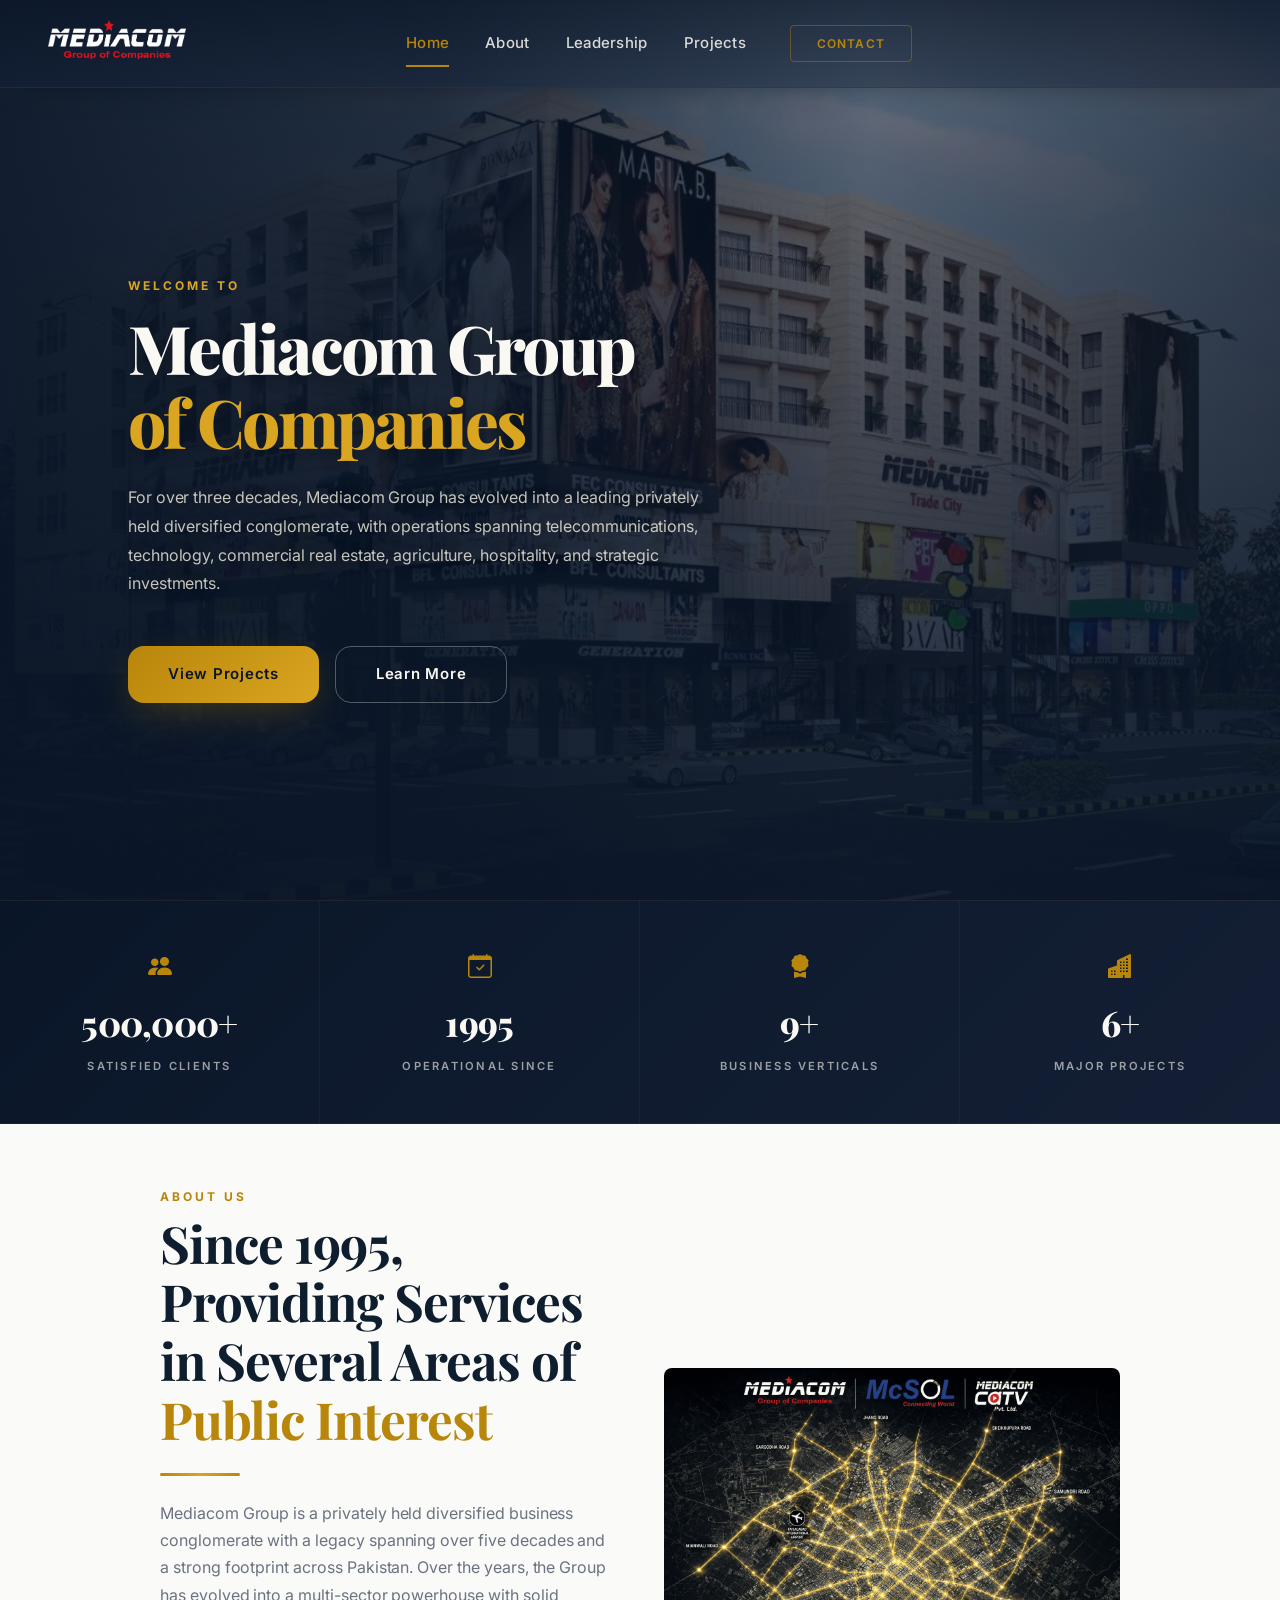
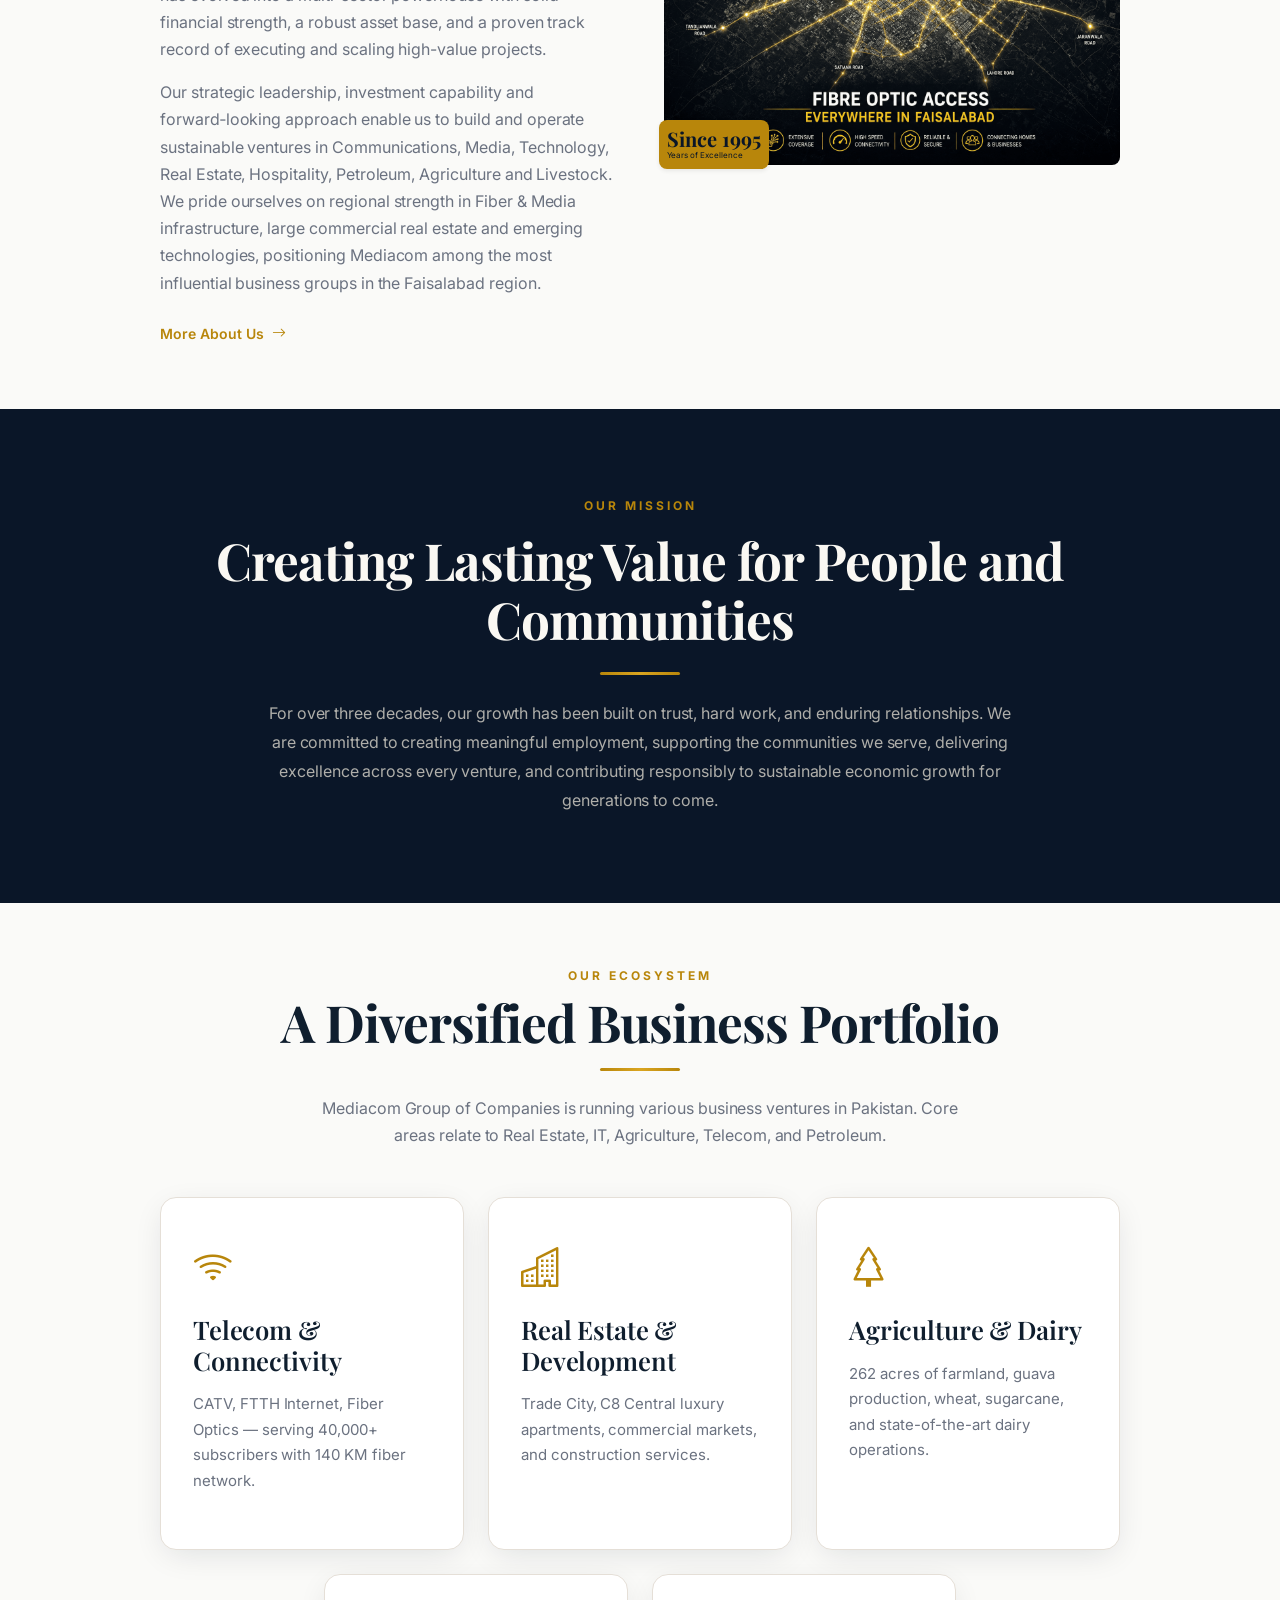
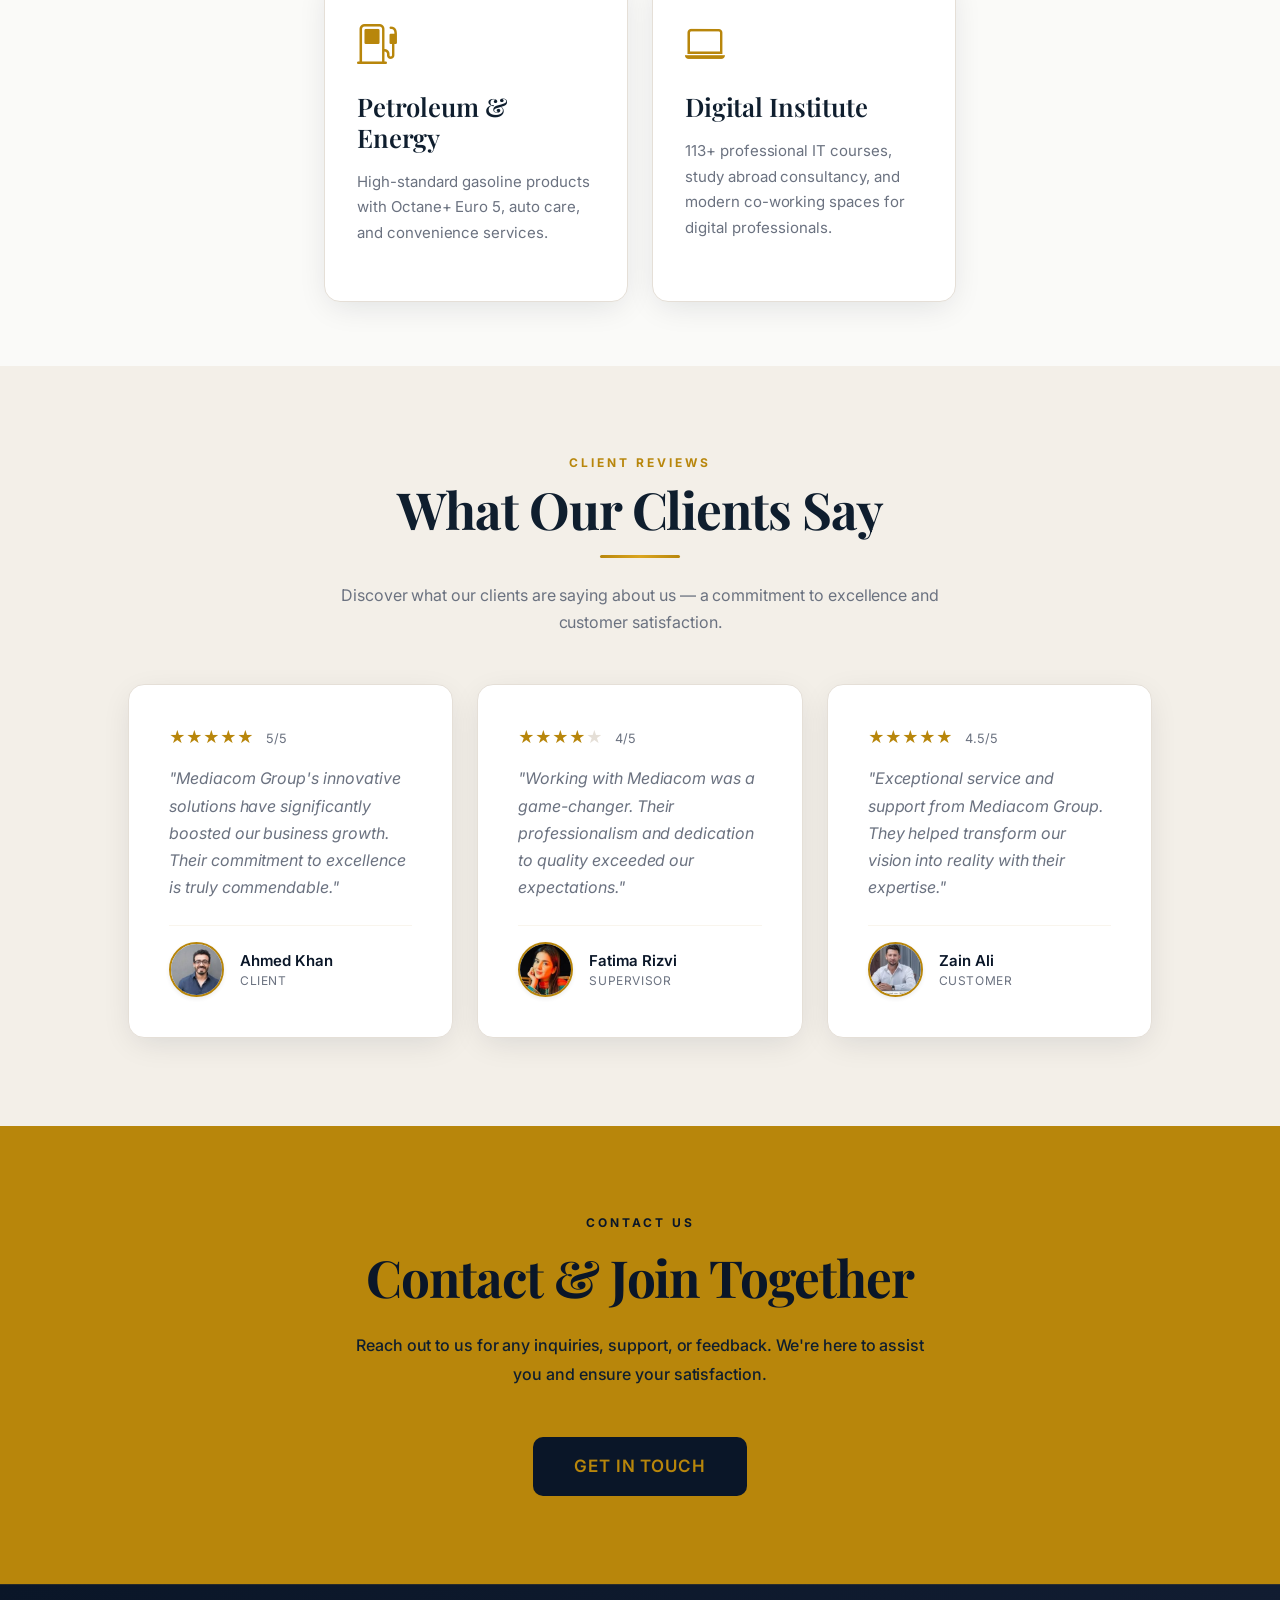
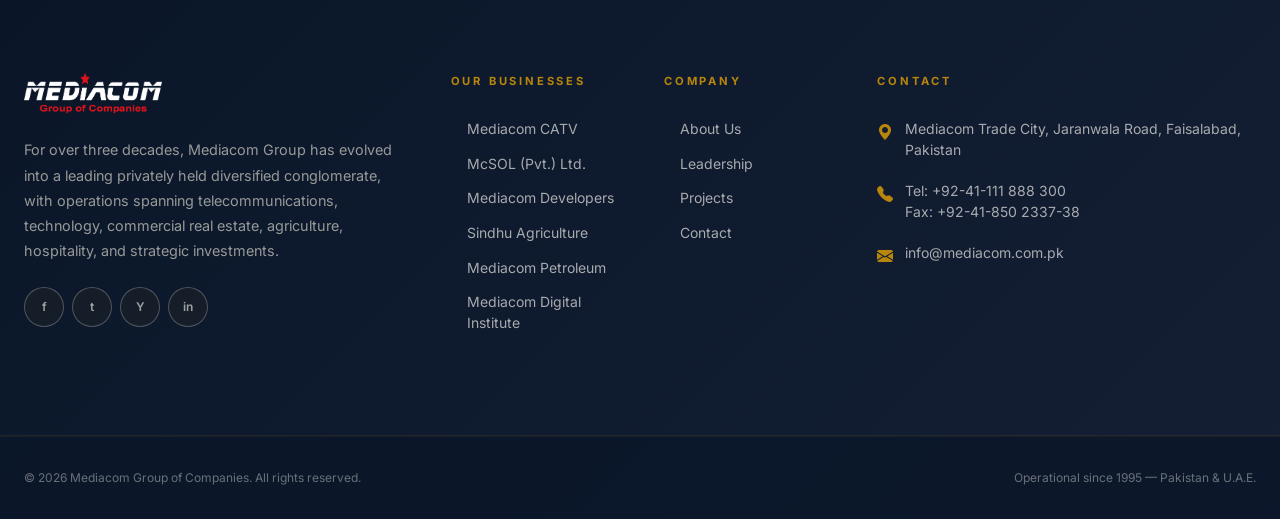
<file: index.html>
<!DOCTYPE html>
<html lang="en">

<head>
  <meta charset="UTF-8" />
  <meta name="viewport" content="width=device-width, initial-scale=1.0" />
  <title>Mediacom Group of Companies</title>
  <meta name="description"
    content="Since 1995, Mediacom Group has been providing services in Telecom, Real Estate, Agriculture, Petroleum, and digital education across Pakistan and U.A.E." />
  <link rel="preconnect" href="https://fonts.googleapis.com" />
  <link href="https://cdn.jsdelivr.net/npm/bootstrap@5.3.3/dist/css/bootstrap.min.css" rel="stylesheet" />
  <link href="https://cdn.jsdelivr.net/npm/bootstrap-icons@1.11.3/font/bootstrap-icons.css" rel="stylesheet" />
  <link href="css/style.css" rel="stylesheet" />
</head>

<body>

  <!-- ═══════════════ NAVBAR ═══════════════ -->
  <nav class="navbar navbar-mc navbar-expand-lg navbar-transparent">
    <div class="container px-4 px-lg-5 d-flex align-items-center justify-content-between h-100 w-100">
      <!-- Brand -->
      <a class="d-flex align-items-center gap-2 text-decoration-none" href="index.html">
        <img src="assets/logo-navbar-clean.png" alt="Mediacom Group" class="brand-logo" />
      </a>

      <!-- Desktop Nav -->
      <div class="d-none d-lg-flex align-items-center" style="gap: 2.25rem;">
        <a class="nav-link-mc" href="index.html">Home</a>
        <a class="nav-link-mc" href="about.html">About</a>
        <a class="nav-link-mc" href="leadership.html">Leadership</a>
        <a class="nav-link-mc" href="projects.html">Projects</a>
        <a class="btn-nav-premium" href="contact.html">Contact</a>
      </div>

      <!-- Right Spacer & Toggler -->
      <div class="d-flex align-items-center justify-content-end" style="width: 100px;">
        <button class="navbar-toggler d-lg-none" type="button" data-bs-toggle="collapse" data-bs-target="#mobileMenu">
          <span class="navbar-toggler-icon"></span>
        </button>
      </div>

      <!-- Mobile Menu -->
      <div class="collapse d-lg-none w-100" id="mobileMenu"
        style="position:absolute; top:80px; left:0; right:0; background:var(--navy); border-top:1px solid rgba(196,157,77,0.1); padding:1.5rem;">
        <a class="footer-link d-block mb-3" href="index.html">Home</a>
        <a class="footer-link d-block mb-3" href="about.html">About</a>
        <a class="footer-link d-block mb-3" href="leadership.html">Leadership</a>
        <a class="footer-link d-block mb-3" href="projects.html">Projects</a>
        <a class="footer-link d-block mb-4" href="contact.html">Contact</a>
      </div>
    </div>
  </nav>

  <!-- ═══════════════ HERO ═══════════════ -->
  <section class="main-hero">
    <img class="hero-bg home-projects-hero-img"
      src="assets/background photo on the front of the website behind view projects.jpeg" alt="Mediacom Trade City" />
    <div class="hero-overlay"></div>
    <div class="hero-content section-padding w-100">
      <div class="container-wide">
        <p class="section-label mb-3 animate-fade-up">Welcome to</p>
        <h1 class="heading-xl text-cream mb-4 animate-fade-up">
          Mediacom Group<br />
          <span class="text-gold">of Companies</span>
        </h1>
        <p class="body-lg mb-5 " style="color:rgba(245,240,225,0.8); max-width:36rem;">
          For over three decades, Mediacom Group has evolved into a leading privately held diversified conglomerate,
          with operations spanning telecommunications, technology, commercial real estate, agriculture, hospitality, and
          strategic investments.
        </p>
        <div class="d-flex flex-wrap gap-3">
          <a href="projects.html" class="btn-gold">View Projects</a>
          <a href="about.html" class="btn-outline-cream">Learn More</a>
        </div>
      </div>
    </div>
  </section>

  <!-- ═══════════════ STATS ═══════════════ -->
  <section class="stats-bar">
    <div class="container-wide">
      <div class="row g-0">
        <div class="col-6 col-md-3 stat-item animate-fade-up">
          <div class="stat-icon"><i class="bi bi-people-fill" style="font-size:1.5rem;"></i></div>
          <div class="stat-value">500,000+</div>
          <div class="stat-label">Satisfied Clients</div>
        </div>
        <div class="col-6 col-md-3 stat-item animate-fade-up">
          <div class="stat-icon"><i class="bi bi-calendar-check" style="font-size:1.5rem;"></i></div>
          <div class="stat-value">1995</div>
          <div class="stat-label">Operational Since</div>
        </div>
        <div class="col-6 col-md-3 stat-item animate-fade-up">
          <div class="stat-icon"><i class="bi bi-award-fill" style="font-size:1.5rem;"></i></div>
          <div class="stat-value">9+</div>
          <div class="stat-label">Business Verticals</div>
        </div>
        <div class="col-6 col-md-3 stat-item animate-fade-up">
          <div class="stat-icon"><i class="bi bi-buildings-fill" style="font-size:1.5rem;"></i></div>
          <div class="stat-value">6+</div>
          <div class="stat-label">Major Projects</div>
        </div>
      </div>

    </div>
  </section>

  <!-- ═══════════════ ABOUT PREVIEW ═══════════════ -->
  <section class="section-padding-lg" style="background:var(--bg);">
    <div class="container-wide">
      <div class="row align-items-center g-5">
        <div class="col-lg-6 animate-fade-up">
          <p class="section-label mb-2">About Us</p>
          <h2 class="heading-lg mb-4">Since 1995, Providing Services in Several Areas of <span class="text-gold">Public
              Interest</span></h2>
          <div class="gold-divider-left mb-4"></div>
          <p class="body-md mb-3">
            Mediacom Group is a privately held diversified business conglomerate with a legacy spanning over five
            decades and a strong footprint across Pakistan. Over the years, the Group has evolved into a multi-sector
            powerhouse with solid financial strength, a robust asset base, and a proven track record of executing and
            scaling high-value projects.
          </p>
          <p class="body-md mb-4">
            Our strategic leadership, investment capability and forward‑looking approach enable us to build and operate
            sustainable ventures in Communications, Media, Technology, Real Estate, Hospitality, Petroleum, Agriculture
            and Livestock. We pride ourselves on regional strength in Fiber &amp; Media infrastructure, large commercial
            real estate and emerging technologies, positioning Mediacom among the most influential business groups in
            the Faisalabad region.
          </p>
          <a href="about.html" class="d-inline-flex align-items-center gap-2 fw-semibold"
            style="color:var(--gold); font-size:0.875rem; transition:color 0.2s;">
            More About Us <i class="bi bi-arrow-right"></i>
          </a>
        </div>
        <div class="col-lg-6 animate-fade-up">
          <div class="position-relative">
            <img src="assets/mediacom-view.png" alt="Mediacom Trade City"
              class="rounded-3 w-100 object-cover aspect-3x3" loading="lazy" />
            <div class="position-absolute p-2 rounded-3 shadow-sm"
              style="bottom:-0.3rem; left:-0.3rem; background:var(--gold); color:var(--navy); min-width:6rem;">
              <div class="fw-bold" style="font-family:var(--font-display); font-size:1.25rem; line-height:1.05;">Since
                1995</div>
              <div style="font-size:0.5rem; font-weight:400;">Years of Excellence</div>
            </div>
          </div>
        </div>
      </div>
    </div>
  </section>


  <!-- ═══════════════ MISSION ═══════════════ -->
  <section class="section-padding bg-navy">
    <div class="container-narrow text-center">
      <p class="section-label mb-3 animate-fade-up">Our Mission</p>
      <h2 class="heading-lg text-cream mb-4 animate-fade-up">Creating Lasting Value for People and Communities
      </h2>
      <div class="gold-divider mb-4 animate-fade-up"></div>
      <p class="body-lg animate-fade-up" style="color:rgba(245,240,225,0.7); max-width:48rem; margin:0 auto;">
        For over three decades, our growth has been built on trust, hard work, and enduring relationships. We are
        committed to creating meaningful employment, supporting the communities we serve, delivering excellence across
        every venture, and contributing responsibly to sustainable economic growth for generations to come.
      </p>
    </div>
  </section>

  <!-- ═══════════════ BUSINESS VERTICALS ═══════════════ -->
  <section class="section-padding-lg" style="background:var(--bg);">
    <div class="container-wide">
      <div class="text-center mb-5">
        <p class="section-label mb-2">Our Ecosystem</p>
        <h2 class="heading-lg mb-3">A Diversified Business Portfolio</h2>
        <div class="gold-divider mb-4"></div>
        <p class="body-md mx-auto" style="max-width:40rem;">
          Mediacom Group of Companies is running various business ventures in Pakistan. Core areas relate to Real
          Estate, IT, Agriculture, Telecom, and Petroleum.
        </p>
      </div>
      <div class="row g-4 justify-content-center">
        <div class="col-md-6 col-lg-4 animate-fade-up">
          <a href="telecom.html" class="glass-card vertical-card d-block h-100 text-decoration-none">
            <i class="bi bi-wifi card-icon" style="font-size:2.5rem; display:block; margin-bottom:1rem;"></i>
            <h3 class="heading-sm mb-3">Telecom & Connectivity</h3>
            <p class="body-md" style="font-size:0.9375rem;">CATV, FTTH Internet, Fiber Optics — serving 40,000+
              subscribers with 140 KM fiber network.</p>
          </a>
        </div>
        <div class="col-md-6 col-lg-4 animate-fade-up">
          <a href="real-estate.html" class="glass-card vertical-card d-block h-100 text-decoration-none">
            <i class="bi bi-buildings card-icon" style="font-size:2.5rem; display:block; margin-bottom:1rem;"></i>
            <h3 class="heading-sm mb-3">Real Estate & Development</h3>
            <p class="body-md" style="font-size:0.9375rem;">Trade City, C8 Central luxury apartments, commercial
              markets, and construction services.</p>
          </a>
        </div>
        <div class="col-md-6 col-lg-4 animate-fade-up">
          <a href="agriculture.html" class="glass-card vertical-card d-block h-100 text-decoration-none">
            <i class="bi bi-tree card-icon" style="font-size:2.5rem; display:block; margin-bottom:1rem;"></i>
            <h3 class="heading-sm mb-3">Agriculture & Dairy</h3>
            <p class="body-md" style="font-size:0.9375rem;">262 acres of farmland, guava production, wheat, sugarcane,
              and state-of-the-art dairy operations.</p>
          </a>
        </div>
        <div class="col-md-6 col-lg-4 animate-fade-up">
          <a href="petroleum.html" class="glass-card vertical-card d-block h-100 text-decoration-none">
            <i class="bi bi-fuel-pump card-icon" style="font-size:2.5rem; display:block; margin-bottom:1rem;"></i>
            <h3 class="heading-sm mb-3">Petroleum & Energy</h3>
            <p class="body-md" style="font-size:0.9375rem;">High-standard gasoline products with Octane+ Euro 5, auto
              care, and convenience services.</p>
          </a>
        </div>
        <div class="col-md-6 col-lg-4 animate-fade-up">
          <a href="digital-institute.html" class="glass-card vertical-card d-block h-100 text-decoration-none">
            <i class="bi bi-laptop card-icon" style="font-size:2.5rem; display:block; margin-bottom:1rem;"></i>
            <h3 class="heading-sm mb-3">Digital Institute</h3>
            <p class="body-md" style="font-size:0.9375rem;">113+ professional IT courses, study abroad consultancy, and
              modern co-working spaces for digital professionals.</p>
          </a>
        </div>
      </div>
    </div>
  </section>

  <!-- ═══════════════ TESTIMONIALS ═══════════════ -->
  <section class="section-padding bg-muted-bg">
    <div class="container-wide">
      <div class="text-center mb-5">
        <p class="section-label mb-2">Client Reviews</p>
        <h2 class="heading-lg mb-3">What Our Clients Say</h2>
        <div class="gold-divider mb-4"></div>
        <p class="body-md mx-auto" style="max-width:40rem;">Discover what our clients are saying about us — a commitment
          to excellence and customer satisfaction.</p>
      </div>
      <div class="row g-4">
        <div class="col-md-4 animate-fade-up">
          <div class="glass-card testimonial-card h-100 d-flex flex-column">
            <div class="mb-3">
              <span class="star-filled">★</span><span class="star-filled">★</span><span
                class="star-filled">★</span><span class="star-filled">★</span><span class="star-filled">★</span>
              <span class="ms-2 text-muted" style="font-size:0.8rem;">5/5</span>
            </div>
            <p class="body-md fst-italic mb-4">"Mediacom Group's innovative solutions have significantly boosted our
              business growth. Their commitment to excellence is truly commendable."</p>
            <div class="d-flex align-items-center gap-3 mt-auto pt-3"
              style="border-top:1px solid rgba(196,157,77,0.1);">
              <img src="assets/client-1.jpg" alt="Ahmed Khan" class="rounded-circle shadow-sm"
                style="width:55px; height:55px; object-fit:cover; border:2px solid var(--gold);" />
              <div>
                <div class="fw-semibold" style="font-size:0.9375rem; color:var(--navy);">Ahmed Khan</div>
                <div class="text-muted" style="font-size:0.75rem; text-transform:uppercase; letter-spacing:0.05em;">
                  Client</div>
              </div>
            </div>
          </div>
        </div>
        <div class="col-md-4 animate-fade-up">
          <div class="glass-card testimonial-card h-100 d-flex flex-column">
            <div class="mb-3">
              <span class="star-filled">★</span><span class="star-filled">★</span><span
                class="star-filled">★</span><span class="star-filled">★</span><span class="star-empty">★</span>
              <span class="ms-2 text-muted" style="font-size:0.8rem;">4/5</span>
            </div>
            <p class="body-md fst-italic mb-4">"Working with Mediacom was a game-changer. Their professionalism and
              dedication to quality exceeded our expectations."</p>
            <div class="d-flex align-items-center gap-3 mt-auto pt-3"
              style="border-top:1px solid rgba(196,157,77,0.1);">
              <img src="assets/client-2.jpg" alt="Fatima Rizvi" class="rounded-circle shadow-sm"
                style="width:55px; height:55px; object-fit:cover; border:2px solid var(--gold);" />
              <div>
                <div class="fw-semibold" style="font-size:0.9375rem; color:var(--navy);">Fatima Rizvi</div>
                <div class="text-muted" style="font-size:0.75rem; text-transform:uppercase; letter-spacing:0.05em;">
                  Supervisor</div>
              </div>
            </div>
          </div>
        </div>
        <div class="col-md-4 animate-fade-up">
          <div class="glass-card testimonial-card h-100 d-flex flex-column">
            <div class="mb-3">
              <span class="star-filled">★</span><span class="star-filled">★</span><span
                class="star-filled">★</span><span class="star-filled">★</span><span class="star-filled">★</span>
              <span class="ms-2 text-muted" style="font-size:0.8rem;">4.5/5</span>
            </div>
            <p class="body-md fst-italic mb-4">"Exceptional service and support from Mediacom Group. They helped
              transform our vision into reality with their expertise."</p>
            <div class="d-flex align-items-center gap-3 mt-auto pt-3"
              style="border-top:1px solid rgba(196,157,77,0.1);">
              <img src="assets/client-3.jpg" alt="Zain Ali" class="rounded-circle shadow-sm"
                style="width:55px; height:55px; object-fit:cover; border:2px solid var(--gold);" />
              <div>
                <div class="fw-semibold" style="font-size:0.9375rem; color:var(--navy);">Zain Ali</div>
                <div class="text-muted" style="font-size:0.75rem; text-transform:uppercase; letter-spacing:0.05em;">
                  Customer</div>
              </div>
            </div>
          </div>
        </div>
      </div>
    </div>
  </section>

  <!-- ═══════════════ CTA ═══════════════ -->
  <section class="section-padding" style="background:var(--gold);">
    <div class="container-narrow text-center">
      <p class="section-label mb-3" style="color:var(--navy);">Contact Us</p>
      <h2 class="heading-lg mb-4" style="color:var(--navy);">Contact &amp; Join Together</h2>
      <p class="body-lg mb-5" style="color:var(--charcoal); max-width:36rem; margin-inline:auto; font-weight:500;">
        Reach out to us for any inquiries, support, or feedback. We're here to assist you and ensure your satisfaction.
      </p>
      <a href="contact.html" class="btn"
        style="background:var(--navy); color:var(--gold); font-size:1.0625rem; padding:1rem 2.5rem; border-radius:var(--radius); font-weight:600; text-transform:uppercase; letter-spacing:0.05em; transition:transform 0.2s ease;">Get
        in Touch</a>
    </div>
  </section>

  <!-- ═══════════════ FOOTER ═══════════════ -->
  <footer class="site-footer">
    <div class="footer-top section-padding">
      <div class="container-wide">
        <div class="row g-5">
          <!-- Brand -->
          <div class="col-lg-4">
            <img src="assets/logo-navbar-clean.png" alt="Mediacom Group" class="brand-logo mb-3" />
            <p style="font-size:0.9rem; color:rgba(245,240,225,0.6); line-height:1.75; margin-bottom:1.5rem;">
              For over three decades, Mediacom Group has evolved into a leading privately held diversified conglomerate,
              with operations spanning telecommunications, technology, commercial real estate, agriculture, hospitality,
              and strategic investments.
            </p>
            <div class="d-flex gap-2">
              <a href="#" class="footer-social-btn">f</a>
              <a href="#" class="footer-social-btn">t</a>
              <a href="#" class="footer-social-btn">Y</a>
              <a href="#" class="footer-social-btn">in</a>
            </div>
          </div>
          <!-- Businesses -->
          <div class="col-sm-6 col-lg-2">
            <div class="footer-heading">Our Businesses</div>
            <a href="telecom.html" class="footer-link">Mediacom CATV</a>
            <a href="mscol.html" class="footer-link">McSOL (Pvt.) Ltd.</a>
            <a href="real-estate.html" class="footer-link">Mediacom Developers</a>
            <a href="agriculture.html" class="footer-link">Sindhu Agriculture</a>
            <a href="petroleum.html" class="footer-link">Mediacom Petroleum</a>
            <a href="digital-institute.html" class="footer-link">Mediacom Digital Institute</a>
          </div>
          <!-- Company -->
          <div class="col-sm-6 col-lg-2">
            <div class="footer-heading">Company</div>
            <a href="about.html" class="footer-link">About Us</a>
            <a href="leadership.html" class="footer-link">Leadership</a>
            <a href="projects.html" class="footer-link">Projects</a>
            <a href="contact.html" class="footer-link">Contact</a>
          </div>
          <!-- Contact -->
          <div class="col-lg-4">
            <div class="footer-heading">Contact</div>
            <div class="footer-contact-item">
              <i class="bi bi-geo-alt-fill footer-contact-icon"></i>
              <span class="footer-contact-text">Mediacom Trade City, Jaranwala Road, Faisalabad, Pakistan</span>
            </div>
            <div class="footer-contact-item">
              <i class="bi bi-telephone-fill footer-contact-icon"></i>
              <div>
                <div class="footer-contact-text">Tel: +92-41-111 888 300</div>
                <div class="footer-contact-text">Fax: +92-41-850 2337-38</div>
              </div>
            </div>
            <div class="footer-contact-item">
              <i class="bi bi-envelope-fill footer-contact-icon"></i>
              <span class="footer-contact-text">info@mediacom.com.pk</span>
            </div>
          </div>
        </div>
      </div>
    </div>
    <div class="footer-bottom">
      <div class="container-wide d-flex flex-column flex-md-row align-items-center justify-content-between gap-3">
        <p class="footer-copy mb-0">&copy; <span id="yr"></span> Mediacom Group of Companies. All rights reserved.</p>
        <p class="footer-copy mb-0">Operational since 1995 — Pakistan &amp; U.A.E.</p>
      </div>
    </div>
  </footer>

  <!-- Back to top -->
  <button id="back-to-top" aria-label="Back to top"><i class="bi bi-chevron-up"></i></button>

  <script src="https://cdn.jsdelivr.net/npm/bootstrap@5.3.3/dist/js/bootstrap.bundle.min.js"></script>
  <script src="js/main.js"></script>
  <script>document.getElementById('yr').textContent = new Date().getFullYear();</script>
</body>

</html>
</file>
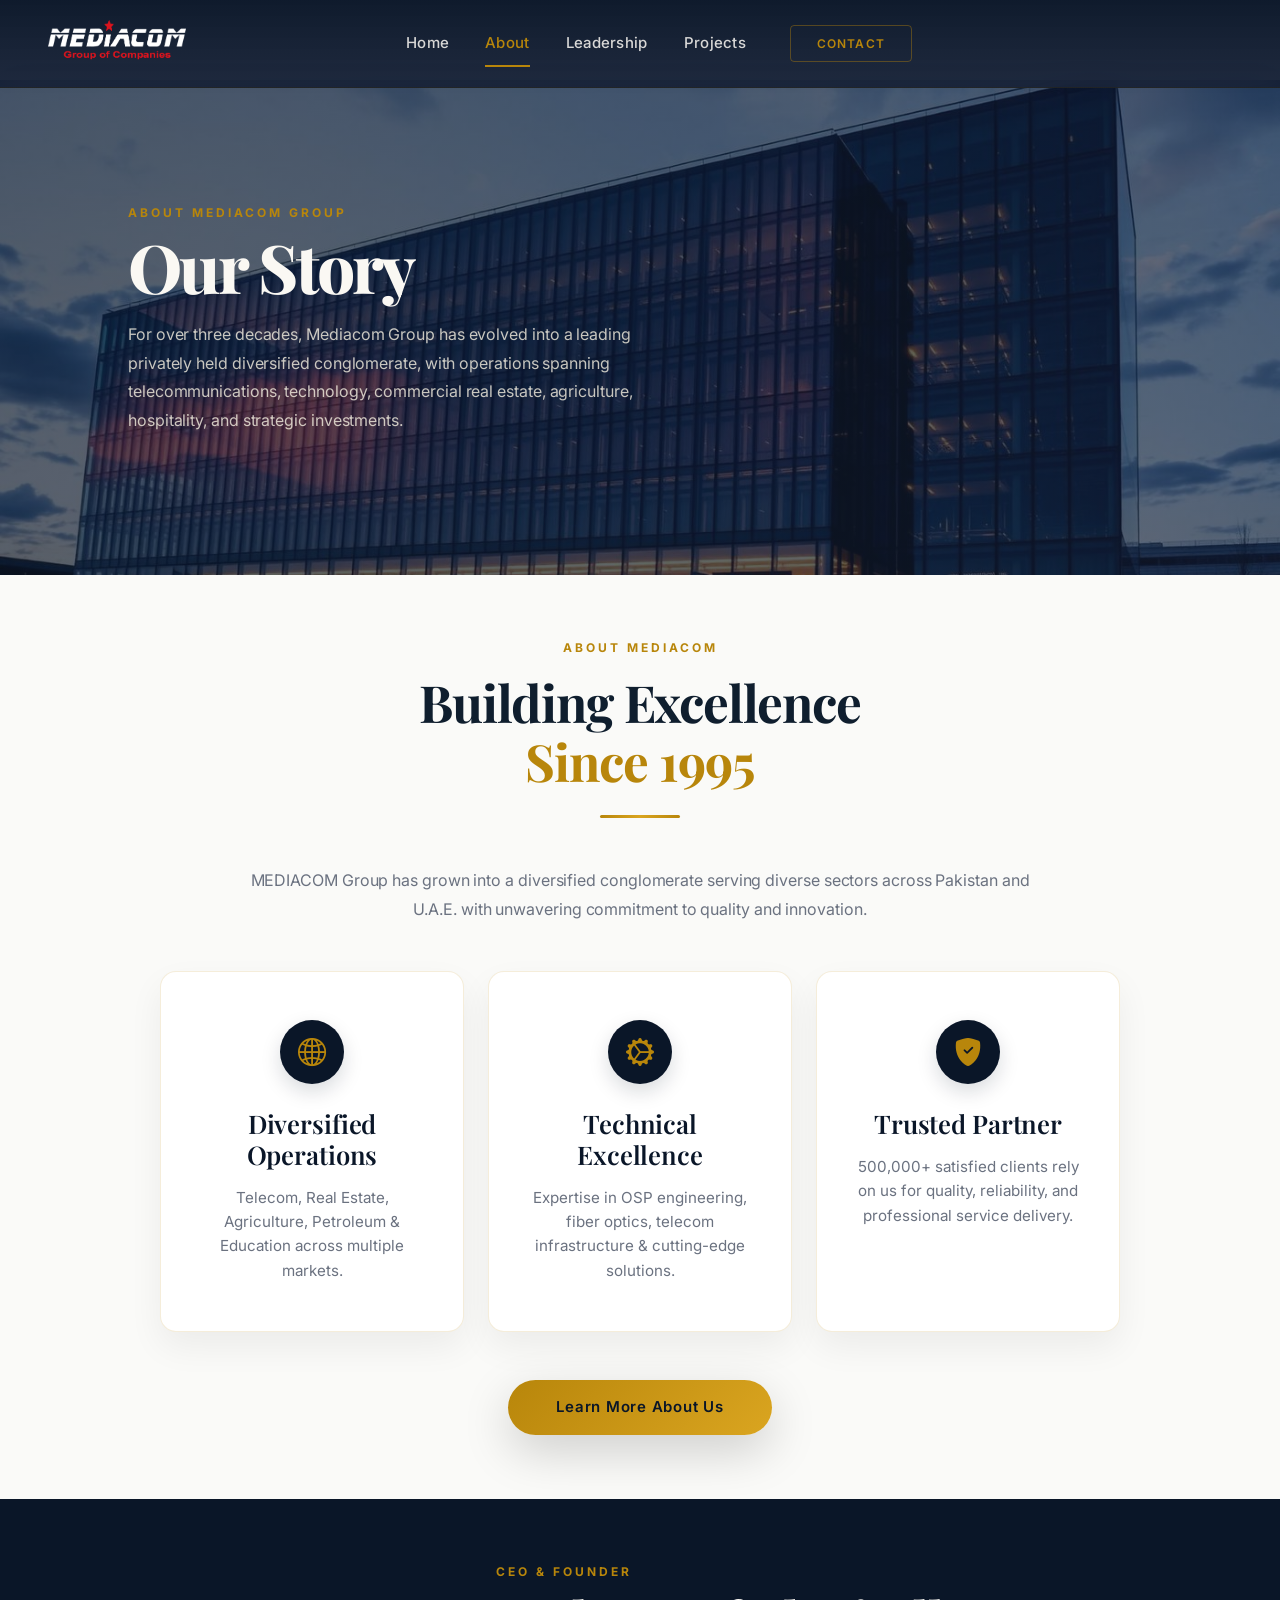
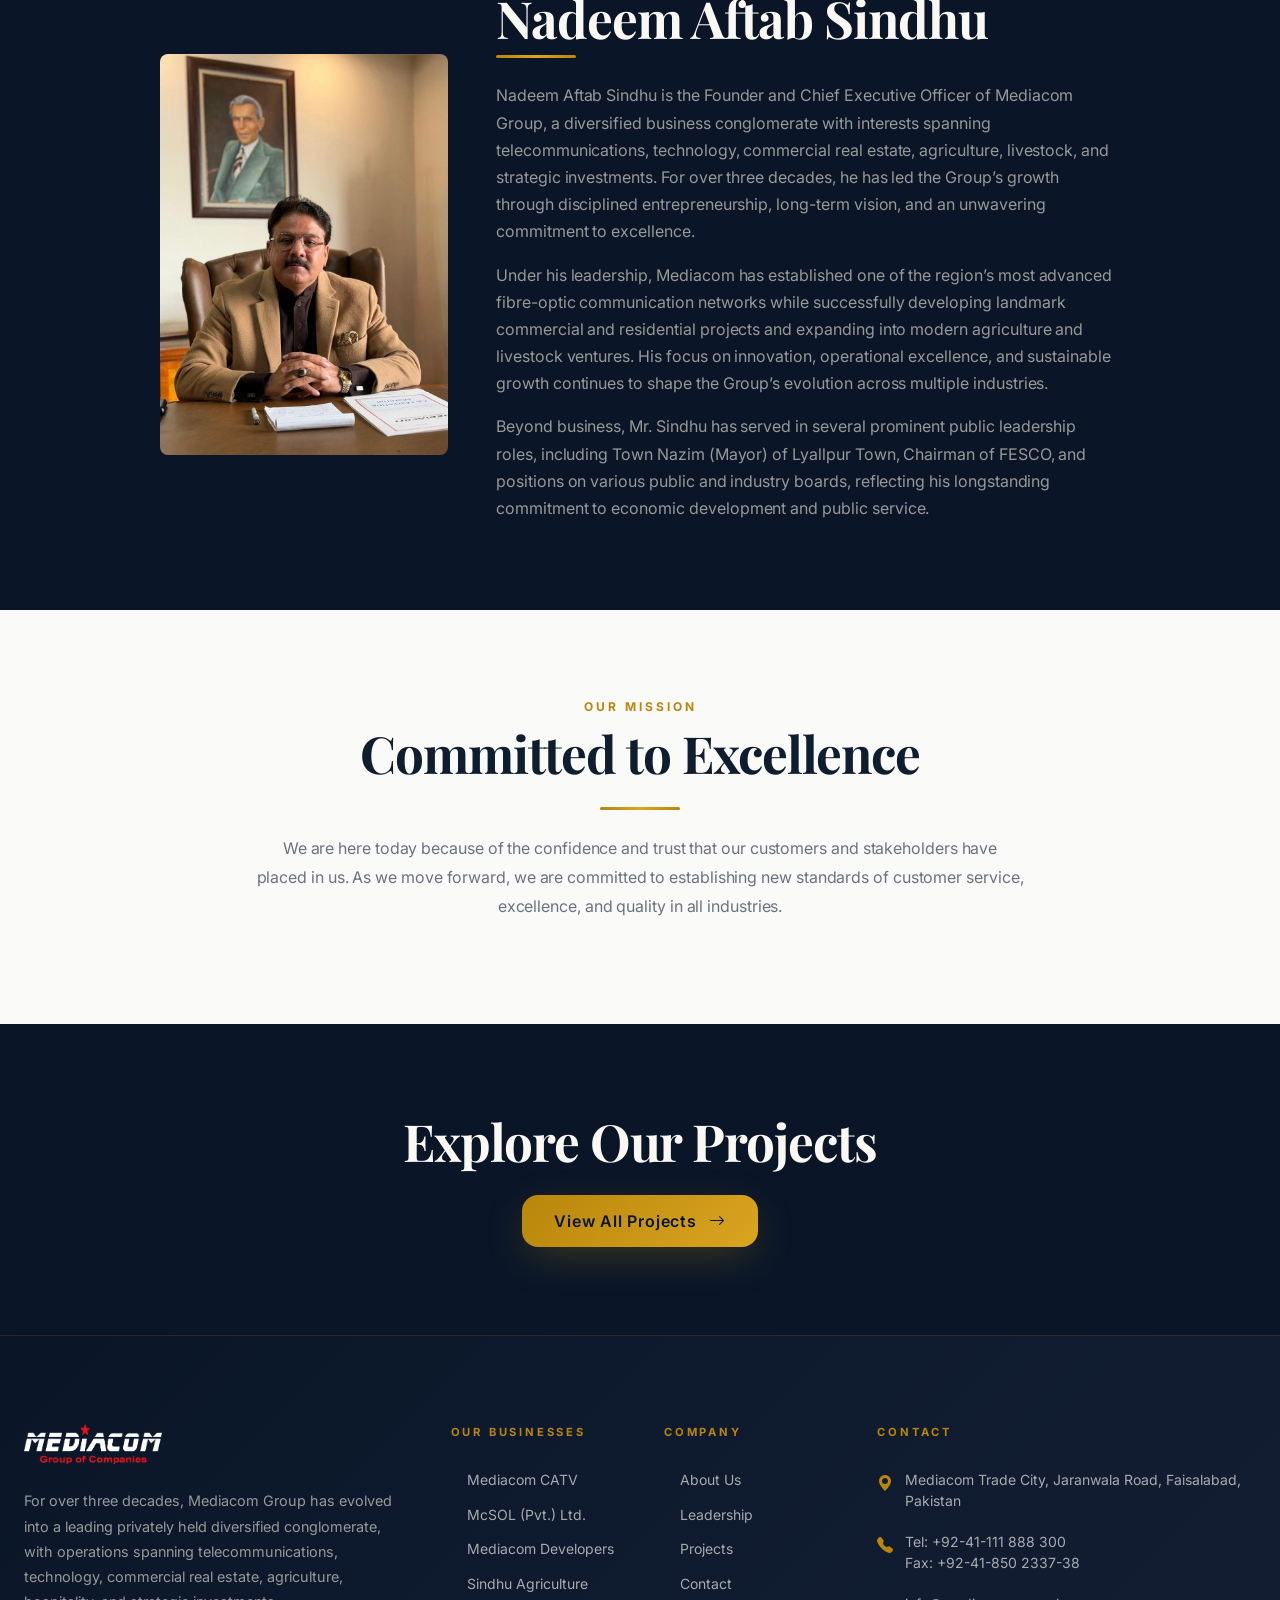
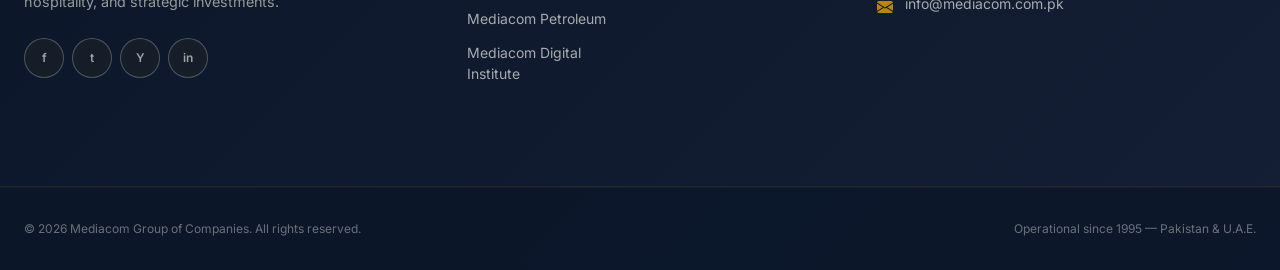
<file: about.html>
<!DOCTYPE html>
<html lang="en">

<head>
  <meta charset="UTF-8" />
  <meta name="viewport" content="width=device-width, initial-scale=1.0" />
  <title>About Us – Mediacom Group</title>
  <meta name="description"
    content="Learn about Mediacom Group of Companies, its story since 1995, and its diversified business ventures across Pakistan and U.A.E." />
  <link rel="preconnect" href="https://fonts.googleapis.com" />
  <link href="https://cdn.jsdelivr.net/npm/bootstrap@5.3.3/dist/css/bootstrap.min.css" rel="stylesheet" />
  <link href="https://cdn.jsdelivr.net/npm/bootstrap-icons@1.11.3/font/bootstrap-icons.css" rel="stylesheet" />
  <link href="css/style.css" rel="stylesheet" />
</head>

<body>

  <!-- ═══════════════ NAVBAR ═══════════════ -->
  <nav class="navbar navbar-mc navbar-expand-lg">
    <div class="container px-4 px-lg-5 d-flex align-items-center justify-content-between h-100 w-100">
      <a class="d-flex align-items-center gap-2 text-decoration-none" href="index.html">
        <img src="assets/logo-navbar-clean.png" alt="Mediacom Group" class="brand-logo" />
      </a>
      <div class="d-none d-lg-flex align-items-center" style="gap: 2.25rem;">
        <a class="nav-link-mc" href="index.html">Home</a>
        <a class="nav-link-mc" href="about.html">About</a>
        <a class="nav-link-mc" href="leadership.html">Leadership</a>
        <a class="nav-link-mc" href="projects.html">Projects</a>
        <a class="btn-nav-premium" href="contact.html">Contact</a>
      </div>
      <div class="d-flex align-items-center justify-content-end" style="width: 100px;">
        <button class="navbar-toggler d-lg-none" type="button" data-bs-toggle="collapse" data-bs-target="#mobileMenu">
          <span class="navbar-toggler-icon"></span>
        </button>
      </div>
      <div class="collapse d-lg-none w-100" id="mobileMenu"
        style="position:absolute; top:80px; left:0; right:0; background:var(--navy); border-top:1px solid rgba(196,157,77,0.1); padding:1.5rem;">
        <a class="footer-link d-block mb-3" href="index.html">Home</a>
        <a class="footer-link d-block mb-3" href="about.html">About</a>
        <a class="footer-link d-block mb-3" href="leadership.html">Leadership</a>
        <a class="footer-link d-block mb-3" href="projects.html">Projects</a>
        <a class="footer-link d-block mb-4" href="contact.html">Contact</a>
      </div>
    </div>
  </nav>

  <!-- ═══════════════ PAGE HERO ═══════════════ -->
  <section class="page-hero">
    <img class="hero-bg" src="assets/about-hero.jpg" alt="About Mediacom" />
    <div class="hero-overlay"></div>
    <div class="hero-content section-padding w-100">
      <div class="container-wide">
        <p class="section-label mb-2 animate-fade-up">About Mediacom Group</p>
        <h1 class="heading-xl text-cream mb-3 animate-fade-up">Our Story</h1>
        <p class="body-lg animate-fade-up " style="color:rgba(245,240,225,0.8); max-width:32rem;">
          For over three decades, Mediacom Group has evolved into a leading privately held diversified conglomerate, with operations spanning telecommunications, technology, commercial real estate, agriculture, hospitality, and strategic investments.</p>
      </div>
    </div>
  </section>

  <!-- ═══════════════ ABOUT SECTION ═══════════════ -->
  <section class="section-padding-lg" style="background:var(--bg);">
    <div class="container-wide">
      <!-- Premium Centered Content Layout without Image -->
      <div class="text-center animate-fade-up mx-auto" style="max-width: 800px;">
        <p class="section-label mb-3 justify-content-center">About Mediacom</p>
        <h2 class="heading-lg mb-4">Building Excellence <br><span class="text-gold">Since 1995</span></h2>
        <div class="gold-divider mb-5"></div>
        <p class="body-lg mb-5" style="color: var(--slate);">
          MEDIACOM Group has grown into a diversified conglomerate serving diverse sectors across Pakistan and U.A.E.
          with unwavering commitment to quality and innovation.
        </p>
      </div>

      <!-- Key Points in a 3-Column Premium Grid -->
      <div class="row g-4 animate-fade-up" style="animation-delay: 0.2s;">
        <!-- Point 1 -->
        <div class="col-md-4 text-center">
          <div style="padding: 3rem 2rem; background: #ffffff; border: 1px solid rgba(184, 134, 11, 0.15); border-radius: 1rem; height: 100%; transition: transform 0.4s ease, box-shadow 0.4s ease; box-shadow: 0 15px 35px rgba(0,0,0,0.06);">
            <div style="width: 4rem; height: 4rem; border-radius: 50%; background: var(--navy); display: flex; align-items: center; justify-content: center; color: var(--gold); font-size: 1.75rem; margin: 0 auto 1.5rem auto; box-shadow: 0 8px 20px rgba(10, 22, 40, 0.15);">
              <i class="bi bi-globe2"></i>
            </div>
            <h3 class="heading-sm mb-3" style="color: var(--navy);">Diversified Operations</h3>
            <p style="font-size: 0.95rem; color: var(--slate); line-height: 1.6; margin-bottom: 0;">Telecom, Real Estate, Agriculture, Petroleum &amp; Education across multiple markets.</p>
          </div>
        </div>

        <!-- Point 2 -->
        <div class="col-md-4 text-center">
          <div style="padding: 3rem 2rem; background: #ffffff; border: 1px solid rgba(184, 134, 11, 0.15); border-radius: 1rem; height: 100%; transition: transform 0.4s ease, box-shadow 0.4s ease; box-shadow: 0 15px 35px rgba(0,0,0,0.06);">
            <div style="width: 4rem; height: 4rem; border-radius: 50%; background: var(--navy); display: flex; align-items: center; justify-content: center; color: var(--gold); font-size: 1.75rem; margin: 0 auto 1.5rem auto; box-shadow: 0 8px 20px rgba(10, 22, 40, 0.15);">
              <i class="bi bi-gear-wide-connected"></i>
            </div>
            <h3 class="heading-sm mb-3" style="color: var(--navy);">Technical Excellence</h3>
            <p style="font-size: 0.95rem; color: var(--slate); line-height: 1.6; margin-bottom: 0;">Expertise in OSP engineering, fiber optics, telecom infrastructure &amp; cutting-edge solutions.</p>
          </div>
        </div>

        <!-- Point 3 -->
        <div class="col-md-4 text-center">
          <div style="padding: 3rem 2rem; background: #ffffff; border: 1px solid rgba(184, 134, 11, 0.15); border-radius: 1rem; height: 100%; transition: transform 0.4s ease, box-shadow 0.4s ease; box-shadow: 0 15px 35px rgba(0,0,0,0.06);">
            <div style="width: 4rem; height: 4rem; border-radius: 50%; background: var(--navy); display: flex; align-items: center; justify-content: center; color: var(--gold); font-size: 1.75rem; margin: 0 auto 1.5rem auto; box-shadow: 0 8px 20px rgba(10, 22, 40, 0.15);">
              <i class="bi bi-shield-fill-check"></i>
            </div>
            <h3 class="heading-sm mb-3" style="color: var(--navy);">Trusted Partner</h3>
            <p style="font-size: 0.95rem; color: var(--slate); line-height: 1.6; margin-bottom: 0;">500,000+ satisfied clients rely on us for quality, reliability, and professional service delivery.</p>
          </div>
        </div>
      </div>

      <div class="text-center mt-5 animate-fade-up" style="animation-delay: 0.3s;">
        <a href="contact.html" class="btn-gold px-5 py-3 rounded-pill shadow-lg">Learn More About Us</a>
      </div>
    </div>
  </section>

  <!-- ═══════════════ CEO MESSAGE ═══════════════ -->
  <section class="section-padding-lg bg-navy">
    <div class="container-wide">
      <div class="row align-items-center g-5">
        <div class="col-lg-4 animate-fade-up">
          <img src="assets/CEO.jpeg" alt="Nadeem Aftab Sindhu – CEO & Founder" class="rounded-3 w-100 object-cover"
            loading="lazy" style="max-height:480px;" />
        </div>
        <div class="col-lg-8 animate-fade-up">
          <p class="section-label mb-2">CEO &amp; Founder</p>
          <h2 class="heading-lg text-cream mb-2">Nadeem Aftab Sindhu</h2>
          <div class="gold-divider-left mb-4"></div>
          <p class="body-md mb-3" style="color:rgba(245,240,225,0.6);">
            Nadeem Aftab Sindhu is the Founder and Chief Executive Officer of Mediacom Group, a diversified business conglomerate with interests spanning telecommunications, technology, commercial real estate, agriculture, livestock, and strategic investments. For over three decades, he has led the Group’s growth through disciplined entrepreneurship, long-term vision, and an unwavering commitment to excellence.
          </p> 
          <p class="body-md mb-3" style="color:rgba(245,240,225,0.6);">
            Under his leadership, Mediacom has established one of the region’s most advanced fibre-optic communication networks while successfully developing landmark commercial and residential projects and expanding into modern agriculture and livestock ventures. His focus on innovation, operational excellence, and sustainable growth continues to shape the Group’s evolution across multiple industries.
          </p>
          <p class="body-md mb-4" style="color:rgba(245,240,225,0.6);">
            Beyond business, Mr. Sindhu has served in several prominent public leadership roles, including Town Nazim (Mayor) of Lyallpur Town, Chairman of FESCO, and positions on various public and industry boards, reflecting his longstanding commitment to economic development and public service.
          </p>
        </div>
      </div>
    </div>
  </section>

  <!-- ═══════════════ MISSION ═══════════════ -->
  <section class="section-padding" style="background:var(--bg);">
    <div class="container-narrow text-center">
      <p class="section-label mb-2">Our Mission</p>
      <h2 class="heading-lg mb-4">Committed to Excellence</h2>
      <div class="gold-divider mb-4"></div>
      <p class="body-lg mx-auto" style="max-width:48rem;">
        We are here today because of the confidence and trust that our customers and stakeholders have placed in us. As
        we move forward, we are committed to establishing new standards of customer service, excellence, and quality in
        all industries.
      </p>
    </div>
  </section>

  <!-- ═══════════════ STATS ═══════════════ -->


  <!-- ═══════════════ CTA ═══════════════ -->
  <section class="section-padding bg-navy">
    <div class="container-narrow text-center">
      <h2 class="heading-lg text-cream mb-4">Explore Our Projects</h2>
      <a href="projects.html" class="btn-gold" style="font-size:1rem; padding:0.875rem 2rem;">
        View All Projects <i class="bi bi-arrow-right ms-1"></i>
      </a>
    </div>
  </section>

  <!-- ═══════════════ FOOTER ═══════════════ -->
  <footer class="site-footer">
    <div class="footer-top section-padding">
      <div class="container-wide">
        <div class="row g-5">
          <div class="col-lg-4">
            <img src="assets/logo-navbar-clean.png" alt="Mediacom Group" class="brand-logo mb-3"
               />
            <p style="font-size:0.9rem; color:rgba(245,240,225,0.6); line-height:1.75; margin-bottom:1.5rem;">For over three decades, Mediacom Group has evolved into a leading privately held diversified conglomerate, with operations spanning telecommunications, technology, commercial real estate, agriculture, hospitality, and strategic investments.</p>
            <div class="d-flex gap-2">
              <a href="#" class="footer-social-btn">f</a>
              <a href="#" class="footer-social-btn">t</a>
              <a href="#" class="footer-social-btn">Y</a>
              <a href="#" class="footer-social-btn">in</a>
            </div>
          </div>
          <div class="col-sm-6 col-lg-2">
            <div class="footer-heading">Our Businesses</div>
            <a href="telecom.html" class="footer-link">Mediacom CATV</a>
            <a href="mscol.html" class="footer-link">McSOL (Pvt.) Ltd.</a>
            <a href="real-estate.html" class="footer-link">Mediacom Developers</a>
            <a href="agriculture.html" class="footer-link">Sindhu Agriculture</a>
            <a href="petroleum.html" class="footer-link">Mediacom Petroleum</a>
            <a href="digital-institute.html" class="footer-link">Mediacom Digital Institute</a>
          </div>
          <div class="col-sm-6 col-lg-2">
            <div class="footer-heading">Company</div>
            <a href="about.html" class="footer-link">About Us</a>
            <a href="leadership.html" class="footer-link">Leadership</a>
            <a href="projects.html" class="footer-link">Projects</a>
            <a href="contact.html" class="footer-link">Contact</a>
          </div>
          <div class="col-lg-4">
            <div class="footer-heading">Contact</div>
            <div class="footer-contact-item"><i class="bi bi-geo-alt-fill footer-contact-icon"></i><span
                class="footer-contact-text">Mediacom Trade City, Jaranwala Road, Faisalabad, Pakistan</span></div>
            <div class="footer-contact-item"><i class="bi bi-telephone-fill footer-contact-icon"></i>
              <div>
                <div class="footer-contact-text">Tel: +92-41-111 888 300</div>
                <div class="footer-contact-text">Fax: +92-41-850 2337-38</div>
              </div>
            </div>
            <div class="footer-contact-item"><i class="bi bi-envelope-fill footer-contact-icon"></i><span
                class="footer-contact-text">info@mediacom.com.pk</span></div>
          </div>
        </div>
      </div>
    </div>
    <div class="footer-bottom">
      <div class="container-wide d-flex flex-column flex-md-row align-items-center justify-content-between gap-3">
        <p class="footer-copy mb-0">&copy; <span id="yr"></span> Mediacom Group of Companies. All rights reserved.</p>
        <p class="footer-copy mb-0">Operational since 1995 — Pakistan &amp; U.A.E.</p>
      </div>
    </div>
  </footer>

  <button id="back-to-top" aria-label="Back to top"><i class="bi bi-chevron-up"></i></button>
  <script src="https://cdn.jsdelivr.net/npm/bootstrap@5.3.3/dist/js/bootstrap.bundle.min.js"></script>
  <script src="js/main.js"></script>
  <script>document.getElementById('yr').textContent = new Date().getFullYear();</script>
</body>

</html>
</file>
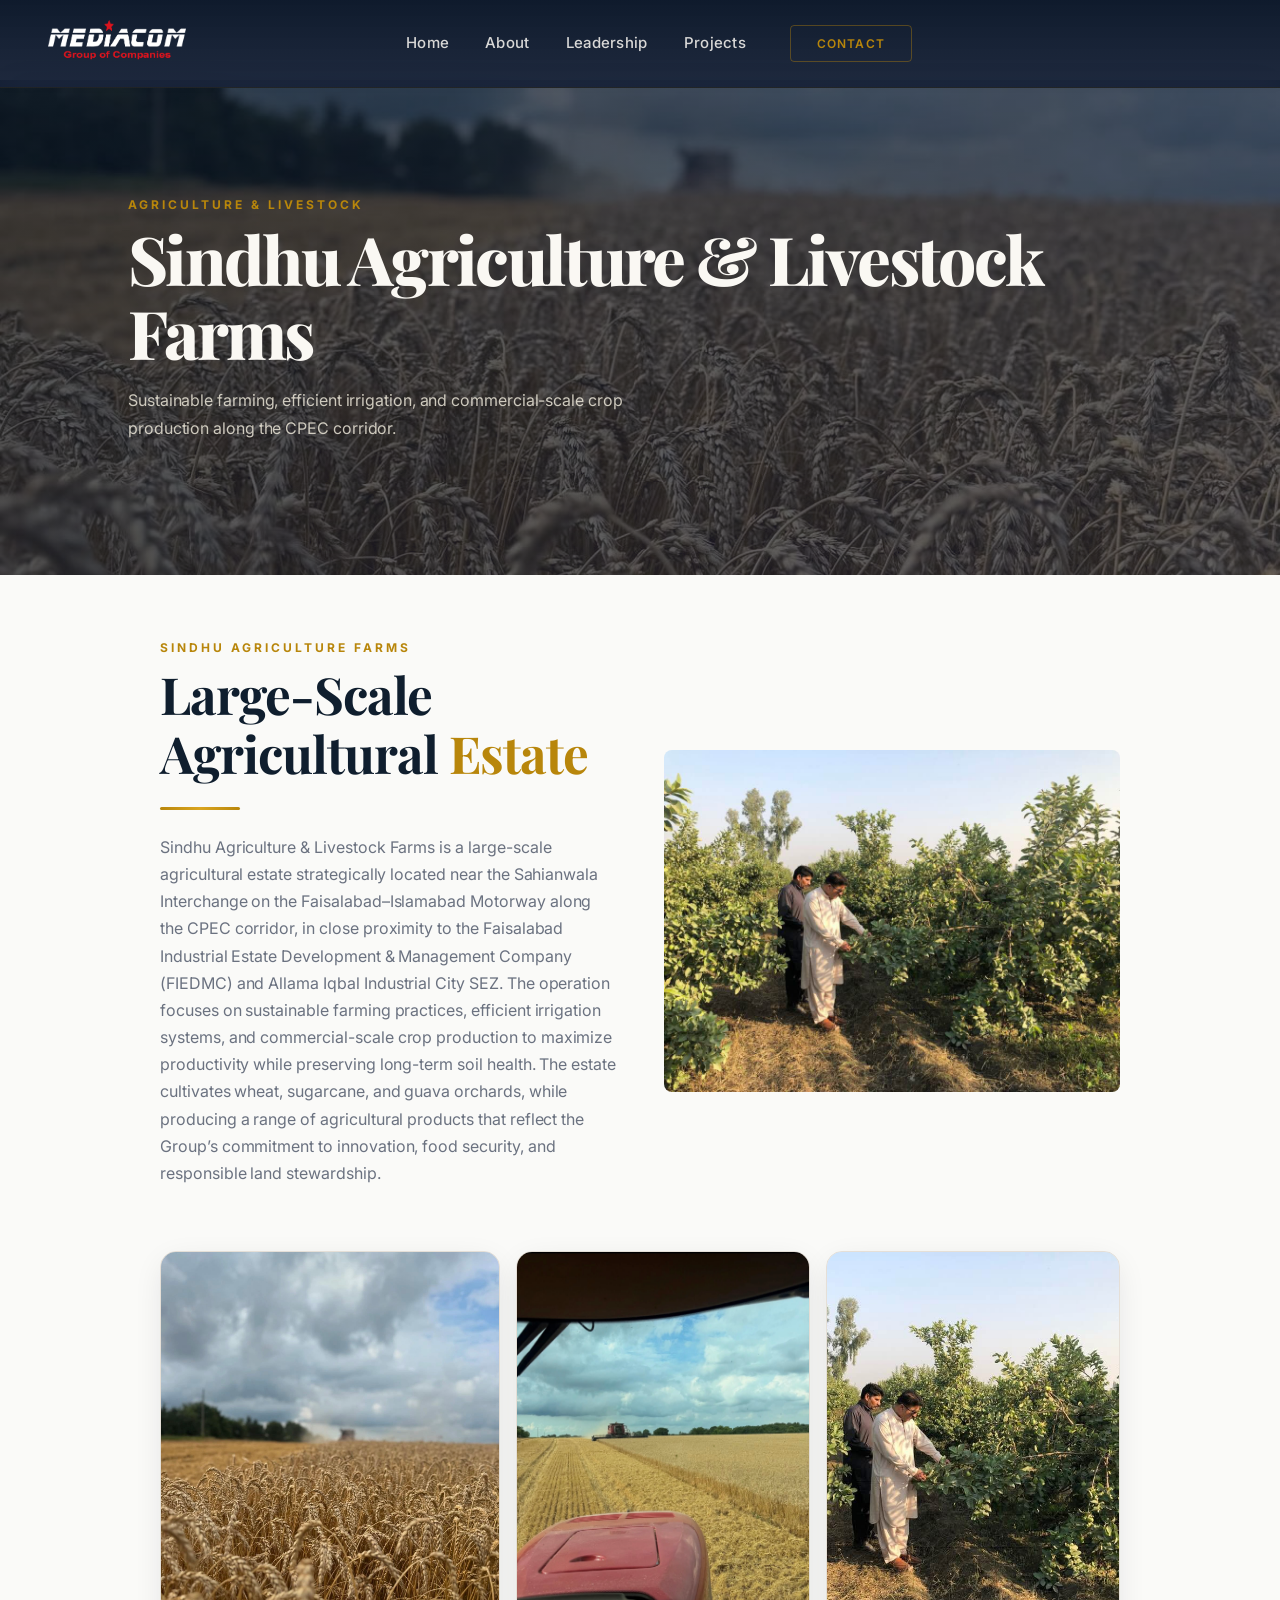
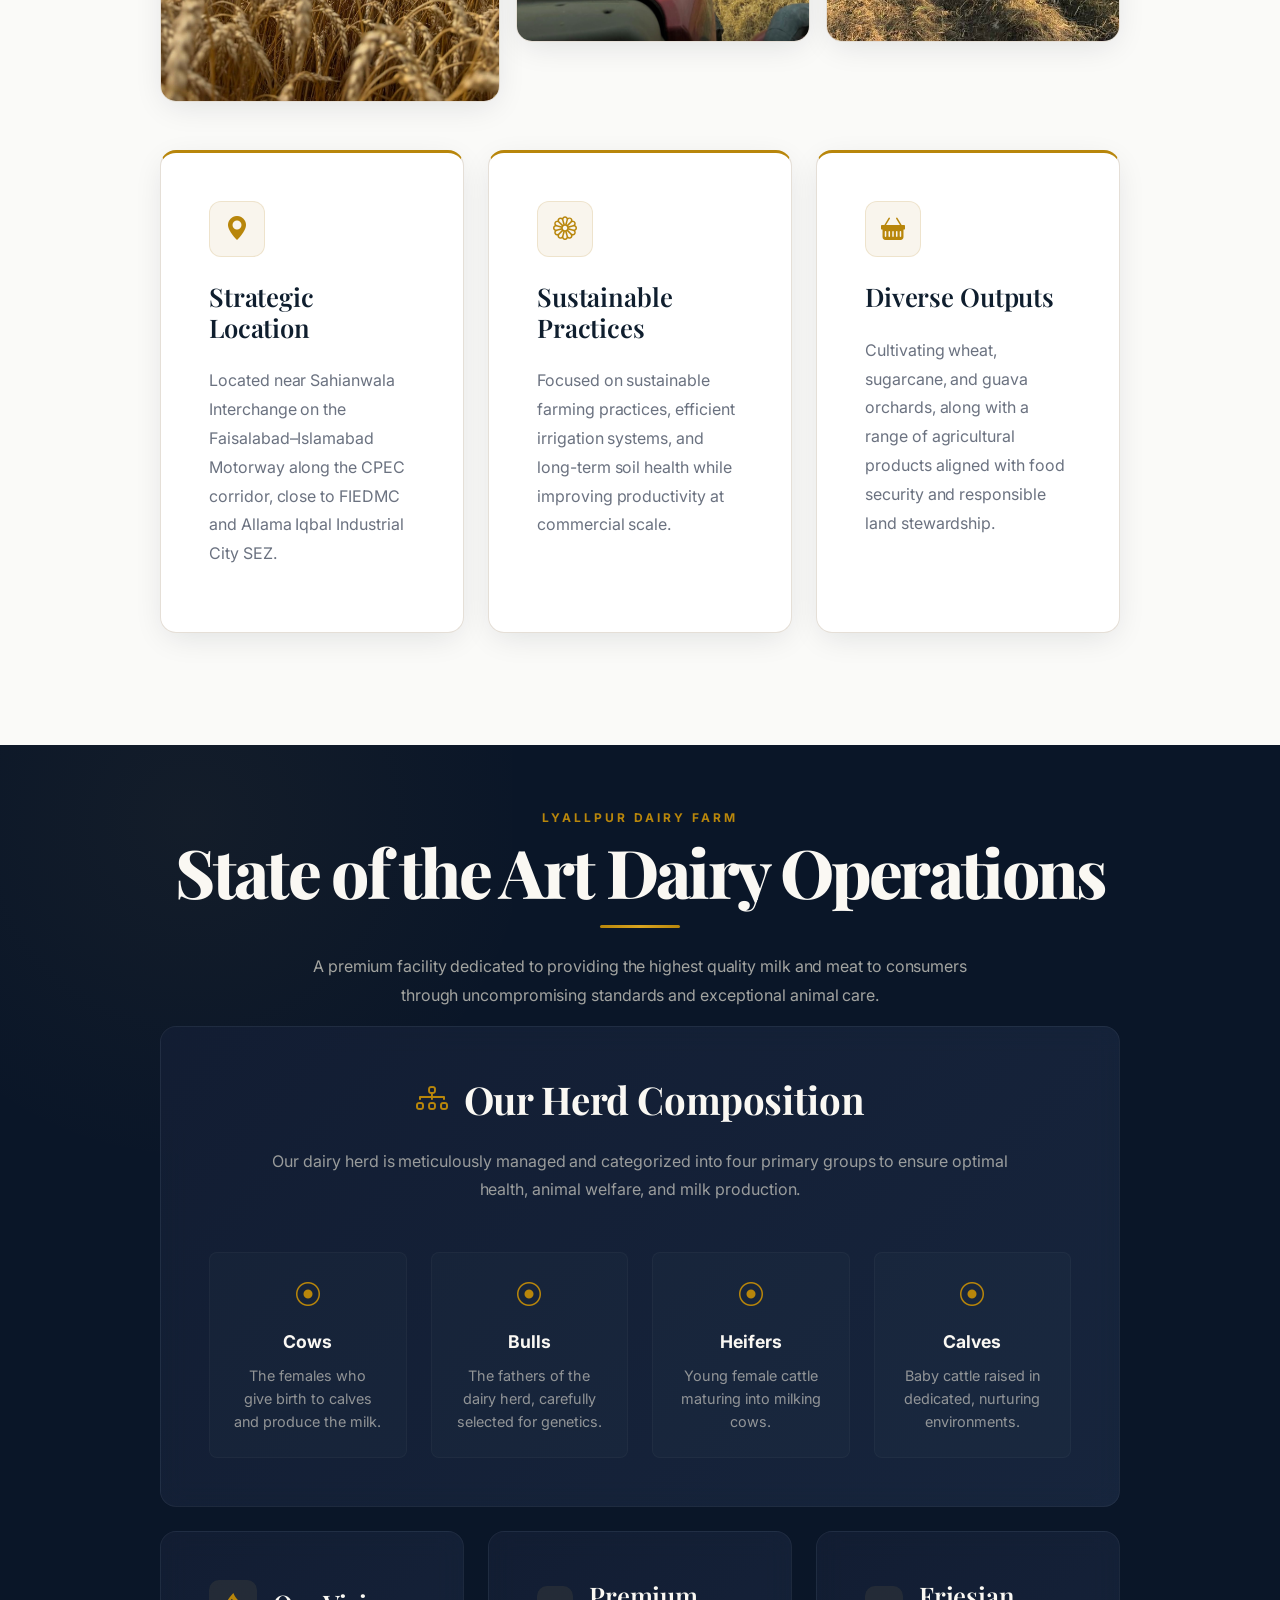
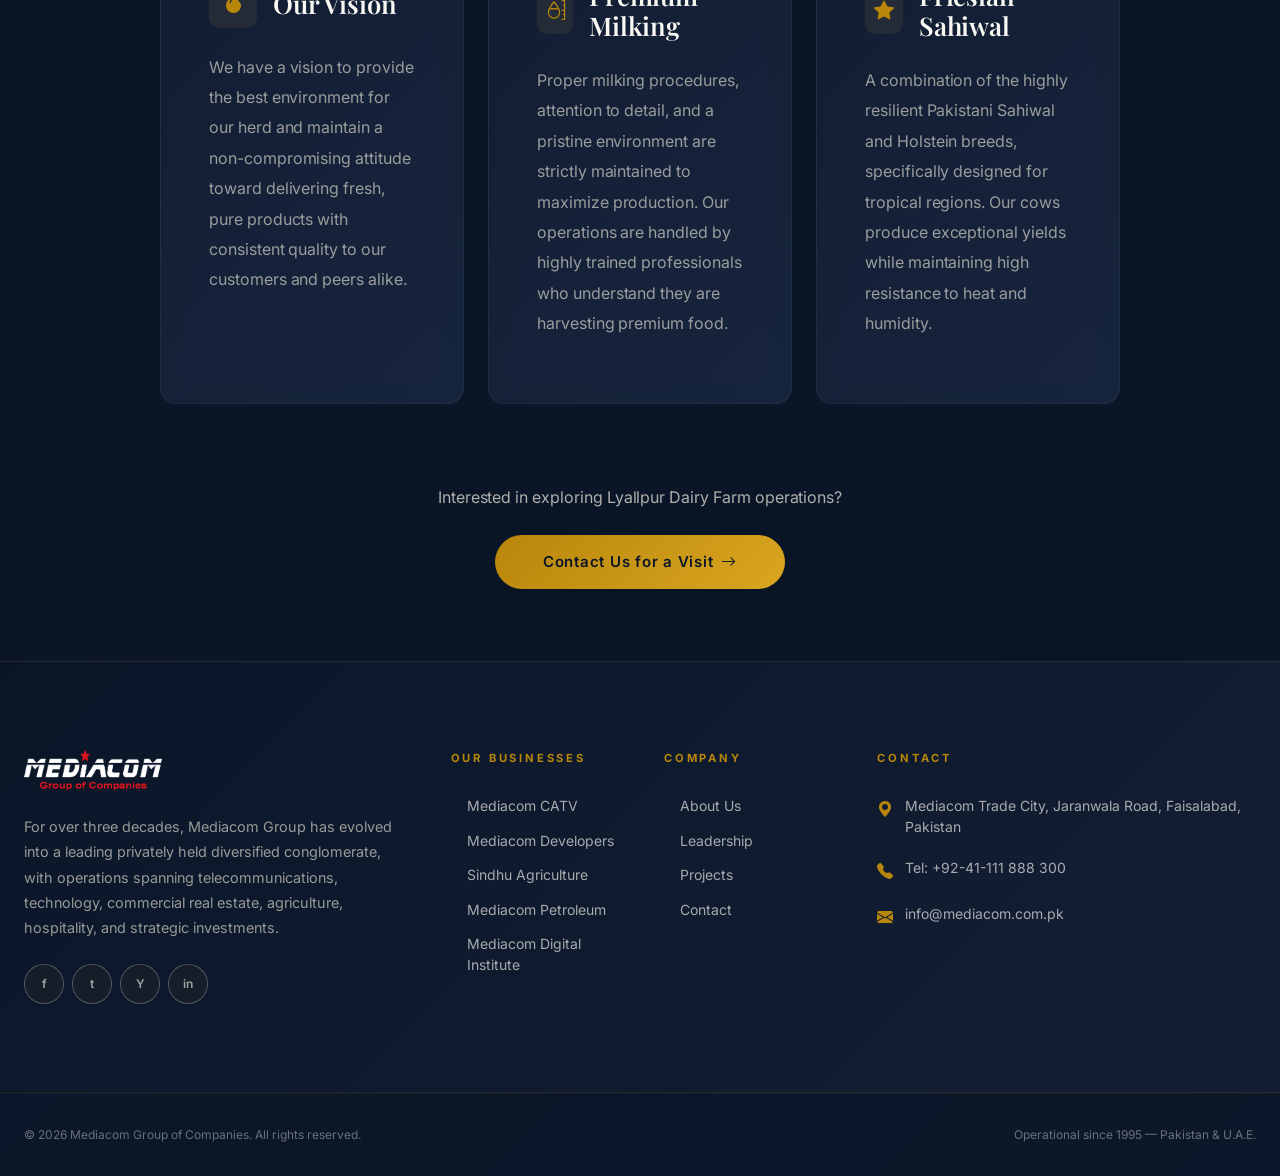
<file: agriculture.html>
<!DOCTYPE html>
<html lang="en">

<head>
  <meta charset="UTF-8" />
  <meta name="viewport" content="width=device-width, initial-scale=1.0" />
  <title>Sindhu Agriculture & Livestock Farms - Mediacom Group</title>
  <meta name="description"
    content="Sindhu Agriculture & Livestock Farms is a large-scale agricultural estate near Sahianwala Interchange, focused on sustainable farming, crop production, and responsible land stewardship." />
  <link rel="preconnect" href="https://fonts.googleapis.com" />
  <link href="https://cdn.jsdelivr.net/npm/bootstrap@5.3.3/dist/css/bootstrap.min.css" rel="stylesheet" />
  <link href="https://cdn.jsdelivr.net/npm/bootstrap-icons@1.11.3/font/bootstrap-icons.css" rel="stylesheet" />
  <link href="css/style.css" rel="stylesheet" />
</head>

<body>

  <!-- NAVBAR -->
  <nav class="navbar navbar-mc navbar-expand-lg">
    <div class="container px-4 px-lg-5 d-flex align-items-center justify-content-between h-100 w-100">
      <a class="d-flex align-items-center gap-2 text-decoration-none" href="index.html">
        <img src="assets/logo-navbar-clean.png" alt="Mediacom Group" class="brand-logo" />
      </a>
      <div class="d-none d-lg-flex align-items-center" style="gap: 2.25rem;">
        <a class="nav-link-mc" href="index.html">Home</a>
        <a class="nav-link-mc" href="about.html">About</a>
        <a class="nav-link-mc" href="leadership.html">Leadership</a>
        <a class="nav-link-mc" href="projects.html">Projects</a>
        <a class="btn-nav-premium" href="contact.html">Contact</a>
      </div>
      <div class="d-flex align-items-center justify-content-end" style="width: 100px;">
        <button class="navbar-toggler d-lg-none" type="button" data-bs-toggle="collapse" data-bs-target="#mobileMenu">
          <span class="navbar-toggler-icon"></span>
        </button>
      </div>
      <div class="collapse d-lg-none w-100" id="mobileMenu"
        style="position:absolute; top:80px; left:0; right:0; background:var(--navy); border-top:1px solid rgba(196,157,77,0.1); padding:1.5rem;">
        <a class="footer-link d-block mb-3" href="index.html">Home</a>
        <a class="footer-link d-block mb-3" href="about.html">About</a> <a
          class="footer-link d-block mb-3" href="leadership.html">Leadership</a>
        <a class="footer-link d-block mb-3" href="projects.html">Projects</a>
        <a class="footer-link d-block mb-4" href="contact.html">Contact</a>
      </div>
    </div>
  </nav>

  <!-- PAGE HERO -->
  <section class="page-hero">
    <img class="hero-bg" src="assets/agriculture/IMG_5262.jpeg" alt="Sindhu Agriculture wheat fields" />
    <div class="hero-overlay"></div>
    <div class="hero-content section-padding w-100">
      <div class="container-wide">
        <p class="section-label mb-2 animate-fade-up">Agriculture &amp; Livestock</p>
        <h1 class="heading-xl text-cream mb-3 animate-fade-up">Sindhu Agriculture &amp; Livestock Farms</h1>
        <p class="body-lg animate-fade-up" style="color:rgba(245,240,225,0.8); max-width:36rem;">
          Sustainable farming, efficient irrigation, and commercial-scale crop production along the CPEC corridor.
        </p>
      </div>
    </div>
  </section>

  <!-- SINDHU AGRICULTURE -->
  <section class="section-padding-lg" style="background:var(--bg);">
    <div class="container-wide">
      <div class="row align-items-center g-5 mb-5">
        <div class="col-lg-6 animate-fade-up">
          <p class="section-label mb-2">Sindhu Agriculture Farms</p>
          <h2 class="heading-lg mb-4">Large-Scale Agricultural <span class="text-gold">Estate</span></h2>
          <div class="gold-divider-left mb-4"></div>
          <p class="body-md">
            Sindhu Agriculture &amp; Livestock Farms is a large-scale agricultural estate strategically located near the
            Sahianwala Interchange on the Faisalabad&ndash;Islamabad Motorway along the CPEC corridor, in close
            proximity to the Faisalabad Industrial Estate Development &amp; Management Company (FIEDMC) and Allama Iqbal
            Industrial City SEZ. The operation focuses on sustainable farming practices, efficient irrigation systems,
            and commercial-scale crop production to maximize productivity while preserving long-term soil health. The
            estate cultivates wheat, sugarcane, and guava orchards, while producing a range of agricultural products
            that reflect the Group&rsquo;s commitment to innovation, food security, and responsible land stewardship.
          </p>
        </div>
        <div class="col-lg-6 animate-fade-up">
          <img src="assets/agriculture/IMG_5260.jpeg" alt="Guava orchards at Sindhu Agriculture Farms"
            class="rounded-3 w-100 object-cover aspect-4x3" loading="lazy" />
        </div>
      </div>

      <div class="agriculture-photo-grid mb-5 animate-fade-up">
        <figure>
          <img src="assets/agriculture/IMG_5262.jpeg" alt="Wheat crop at Sindhu Agriculture Farms" loading="lazy" />
        </figure>
        <figure>
          <img src="assets/agriculture/IMG_5263.jpeg" alt="Commercial crop harvesting at Sindhu Agriculture Farms"
            loading="lazy" />
        </figure>
        <figure>
          <img src="assets/agriculture/IMG_5260.jpeg" alt="Guava orchard at Sindhu Agriculture Farms" loading="lazy" />
        </figure>
      </div>

      <!-- Agriculture Features -->
      <div class="row g-4 mb-5">
        <!-- Strategic Location -->
        <div class="col-md-4 animate-fade-up">
          <div class="glass-card p-5 h-100 position-relative overflow-hidden"
            style="border-top: 3px solid var(--gold);">
            <div class="d-flex flex-column mb-4">
              <div class="d-flex align-items-center justify-content-center mb-4"
                style="width:56px; height:56px; background:rgba(196,157,77,0.1); border-radius:12px; border:1px solid rgba(196,157,77,0.2);">
                <i class="bi bi-geo-alt-fill text-gold" style="font-size:1.5rem;"></i>
              </div>
              <h3 class="heading-sm m-0">Strategic Location</h3>
            </div>
            <p class="body-md text-muted" style="line-height:1.8;">
              Located near Sahianwala Interchange on the Faisalabad&ndash;Islamabad Motorway along the CPEC corridor,
              close to FIEDMC and Allama Iqbal Industrial City SEZ.
            </p>
          </div>
        </div>

        <!-- Sustainable Practices -->
        <div class="col-md-4 animate-fade-up">
          <div class="glass-card p-5 h-100 position-relative overflow-hidden"
            style="border-top: 3px solid var(--gold);">
            <div class="d-flex flex-column mb-4">
              <div class="d-flex align-items-center justify-content-center mb-4"
                style="width:56px; height:56px; background:rgba(196,157,77,0.1); border-radius:12px; border:1px solid rgba(196,157,77,0.2);">
                <i class="bi bi-flower1 text-gold" style="font-size:1.5rem;"></i>
              </div>
              <h3 class="heading-sm m-0">Sustainable Practices</h3>
            </div>
            <p class="body-md text-muted" style="line-height:1.8;">
              Focused on sustainable farming practices, efficient irrigation systems, and long-term soil health while
              improving productivity at commercial scale.
            </p>
          </div>
        </div>

        <!-- Diverse Outputs -->
        <div class="col-md-4 animate-fade-up ">
          <div class="glass-card p-5 h-100 position-relative overflow-hidden"
            style="border-top: 3px solid var(--gold);">
            <div class="d-flex flex-column mb-4">
              <div class="d-flex align-items-center justify-content-center mb-4"
                style="width:56px; height:56px; background:rgba(196,157,77,0.1); border-radius:12px; border:1px solid rgba(196,157,77,0.2);">
                <i class="bi bi-basket-fill text-gold" style="font-size:1.5rem;"></i>
              </div>
              <h3 class="heading-sm m-0">Diverse Outputs</h3>
            </div>
            <p class="body-md text-muted" style="line-height:1.8;">
              Cultivating wheat, sugarcane, and guava orchards, along with a range of agricultural products aligned with
              food security and responsible land stewardship.
            </p>
          </div>
        </div>
      </div>
    </div>
  </section>

  <!-- LYALLPUR DAIRY FARM -->
  <section class="section-padding-lg bg-navy" style="position:relative; overflow:hidden; padding-bottom: 4.5rem !important;">
    <!-- Decorative background glow -->
    <div
      style="position:absolute; top:-20%; left:-10%; width:50%; height:50%; background:radial-gradient(circle, rgba(196,157,77,0.05) 0%, transparent 70%); z-index:0;">
    </div>

    <div class="container-wide" style="position:relative; z-index:1;">
      <!-- Section Header -->
      <div class="text-center mb-6 animate-fade-up">
        <p class="section-label mb-2">Lyallpur Dairy Farm</p>
        <h2 class="heading-xl text-cream mb-3">State of the Art Dairy Operations</h2>
        <div class="gold-divider mb-4"></div>
        <p class="body-lg mx-auto" style="color:rgba(245,240,225,0.65); max-width:44rem; line-height:1.8;">
          A premium facility dedicated to providing the highest quality milk and meat to consumers through
          uncompromising standards and exceptional animal care.
        </p>
      </div>

      <!-- Herd Composition Full Width Card -->
      <div class="row mb-4 animate-fade-up">
        <div class="col-12">
          <div class="glass-card-dark p-4 p-lg-5 rounded-4" style="border:1px solid rgba(255,255,255,0.05);">
            <div class="d-flex align-items-center justify-content-center gap-3 mb-4 text-center">
              <i class="bi bi-diagram-3 text-gold" style="font-size:2rem;"></i>
              <h3 class="heading-md text-cream m-0">Our Herd Composition</h3>
            </div>
            <p class="body-md text-center mb-5 mx-auto"
              style="color:rgba(245,240,225,0.6); line-height:1.8; max-width:48rem;">
              Our dairy herd is meticulously managed and categorized into four primary groups to ensure optimal health,
              animal welfare, and milk production.
            </p>

            <div class="row g-4">
              <div class="col-sm-6 col-lg-3">
                <div class="d-flex flex-column align-items-center text-center p-4 rounded-3 h-100"
                  style="background:rgba(255,255,255,0.02); border:1px solid rgba(255,255,255,0.03);">
                  <i class="bi bi-record-circle text-gold mb-3" style="font-size:1.5rem;"></i>
                  <strong class="text-cream d-block mb-2" style="font-size:1.1rem;">Cows</strong>
                  <span style="color:rgba(245,240,225,0.55); font-size:0.9rem; line-height:1.6;">The females who give
                    birth to calves and produce the milk.</span>
                </div>
              </div>
              <div class="col-sm-6 col-lg-3">
                <div class="d-flex flex-column align-items-center text-center p-4 rounded-3 h-100"
                  style="background:rgba(255,255,255,0.02); border:1px solid rgba(255,255,255,0.03);">
                  <i class="bi bi-record-circle text-gold mb-3" style="font-size:1.5rem;"></i>
                  <strong class="text-cream d-block mb-2" style="font-size:1.1rem;">Bulls</strong>
                  <span style="color:rgba(245,240,225,0.55); font-size:0.9rem; line-height:1.6;">The fathers of the
                    dairy herd, carefully selected for genetics.</span>
                </div>
              </div>
              <div class="col-sm-6 col-lg-3">
                <div class="d-flex flex-column align-items-center text-center p-4 rounded-3 h-100"
                  style="background:rgba(255,255,255,0.02); border:1px solid rgba(255,255,255,0.03);">
                  <i class="bi bi-record-circle text-gold mb-3" style="font-size:1.5rem;"></i>
                  <strong class="text-cream d-block mb-2" style="font-size:1.1rem;">Heifers</strong>
                  <span style="color:rgba(245,240,225,0.55); font-size:0.9rem; line-height:1.6;">Young female cattle
                    maturing into milking cows.</span>
                </div>
              </div>
              <div class="col-sm-6 col-lg-3">
                <div class="d-flex flex-column align-items-center text-center p-4 rounded-3 h-100"
                  style="background:rgba(255,255,255,0.02); border:1px solid rgba(255,255,255,0.03);">
                  <i class="bi bi-record-circle text-gold mb-3" style="font-size:1.5rem;"></i>
                  <strong class="text-cream d-block mb-2" style="font-size:1.1rem;">Calves</strong>
                  <span style="color:rgba(245,240,225,0.55); font-size:0.9rem; line-height:1.6;">Baby cattle raised in
                    dedicated, nurturing environments.</span>
                </div>
              </div>
            </div>
          </div>
        </div>
      </div>

      <!-- 3 Column Info Row -->
      <div class="row g-4 animate-fade-up">

        <!-- Vision Card -->
        <div class="col-lg-4">
          <div class="glass-card-dark p-5 rounded-4 h-100" style="border:1px solid rgba(255,255,255,0.05);">
            <div class="d-flex align-items-center gap-3 mb-4">
              <div class="d-flex align-items-center justify-content-center"
                style="width:48px; height:48px; background:rgba(196,157,77,0.1); border-radius:10px;">
                <i class="bi bi-droplet-fill text-gold" style="font-size:1.25rem;"></i>
              </div>
              <h3 class="heading-sm text-cream m-0">Our Vision</h3>
            </div>
            <p class="body-md" style="color:rgba(245,240,225,0.6); line-height:1.9;">
              We have a vision to provide the best environment for our herd and maintain a non-compromising attitude
              toward delivering fresh, pure products with consistent quality to our customers and peers alike.
            </p>
          </div>
        </div>

        <!-- Milking Card -->
        <div class="col-lg-4">
          <div class="glass-card-dark p-5 rounded-4 h-100" style="border:1px solid rgba(255,255,255,0.05);">
            <div class="d-flex align-items-center gap-3 mb-4">
              <div class="d-flex align-items-center justify-content-center"
                style="width:48px; height:48px; background:rgba(196,157,77,0.1); border-radius:10px;">
                <i class="bi bi-moisture text-gold" style="font-size:1.25rem;"></i>
              </div>
              <h3 class="heading-sm text-cream m-0">Premium Milking</h3>
            </div>
            <p class="body-md" style="color:rgba(245,240,225,0.6); line-height:1.9;">
              Proper milking procedures, attention to detail, and a pristine environment are strictly maintained to
              maximize production. Our operations are handled by highly trained professionals who understand they are
              harvesting premium food.
            </p>
          </div>
        </div>

        <!-- Breed Card -->
        <div class="col-lg-4">
          <div class="glass-card-dark p-5 rounded-4 h-100" style="border:1px solid rgba(255,255,255,0.05);">
            <div class="d-flex align-items-center gap-3 mb-4">
              <div class="d-flex align-items-center justify-content-center"
                style="width:48px; height:48px; background:rgba(196,157,77,0.1); border-radius:10px;">
                <i class="bi bi-star-fill text-gold" style="font-size:1.25rem;"></i>
              </div>
              <h3 class="heading-sm text-cream m-0">Friesian Sahiwal</h3>
            </div>
            <p class="body-md" style="color:rgba(245,240,225,0.6); line-height:1.9;">
              A combination of the highly resilient Pakistani Sahiwal and Holstein breeds, specifically designed for
              tropical regions. Our cows produce exceptional yields while maintaining high resistance to heat and
              humidity.
            </p>
          </div>
        </div>

      </div>

      <!-- Enquire CTA -->
      <div class="text-center animate-fade-up" style="margin-top: 5rem;">
        <p class="body-md mb-4" style="color:rgba(245,240,225,0.7);">Interested in exploring Lyallpur Dairy Farm
          operations?</p>
        <a href="contact.html" class="btn-gold px-5 py-3 rounded-pill d-inline-flex align-items-center gap-2 shadow-lg">
          Contact Us for a Visit <i class="bi bi-arrow-right"></i>
        </a>
      </div>

    </div>
  </section>

  <!-- FOOTER -->
  <footer class="site-footer">
    <div class="footer-top section-padding">
      <div class="container-wide">
        <div class="row g-5">
          <div class="col-lg-4"><img src="assets/logo-navbar-clean.png" alt="Mediacom Group" class="brand-logo mb-3"
               />
            <p style="font-size:0.9rem; color:rgba(245,240,225,0.6); line-height:1.75; margin-bottom:1.5rem;">For over three decades, Mediacom Group has evolved into a leading privately held diversified conglomerate, with operations spanning telecommunications, technology, commercial real estate, agriculture, hospitality, and strategic investments.</p>
            <div class="d-flex gap-2"><a href="#" class="footer-social-btn">f</a><a href="#"
                class="footer-social-btn">t</a><a href="#" class="footer-social-btn">Y</a><a href="#"
                class="footer-social-btn">in</a></div>
          </div>
          <div class="col-sm-6 col-lg-2">
            <div class="footer-heading">Our Businesses</div><a href="telecom.html" class="footer-link">Mediacom
              CATV</a><a href="real-estate.html" class="footer-link">Mediacom Developers</a><a href="agriculture.html"
              class="footer-link">Sindhu Agriculture</a><a href="petroleum.html" class="footer-link">Mediacom
              Petroleum</a><a href="digital-institute.html" class="footer-link">Mediacom Digital Institute</a>
          </div>
          <div class="col-sm-6 col-lg-2">
            <div class="footer-heading">Company</div><a href="about.html" class="footer-link">About Us</a><a
              href="leadership.html" class="footer-link">Leadership</a><a href="projects.html"
              class="footer-link">Projects</a><a href="contact.html" class="footer-link">Contact</a>
          </div>
          <div class="col-lg-4">
            <div class="footer-heading">Contact</div>
            <div class="footer-contact-item"><i class="bi bi-geo-alt-fill footer-contact-icon"></i><span
                class="footer-contact-text">Mediacom Trade City, Jaranwala Road, Faisalabad, Pakistan</span></div>
            <div class="footer-contact-item"><i class="bi bi-telephone-fill footer-contact-icon"></i><span
                class="footer-contact-text">Tel: +92-41-111 888 300</span></div>
            <div class="footer-contact-item"><i class="bi bi-envelope-fill footer-contact-icon"></i><span
                class="footer-contact-text">info@mediacom.com.pk</span></div>
          </div>
        </div>
      </div>
    </div>
    <div class="footer-bottom">
      <div class="container-wide d-flex flex-column flex-md-row align-items-center justify-content-between gap-3">
        <p class="footer-copy mb-0">&copy; <span id="yr"></span> Mediacom Group of Companies. All rights reserved.</p>
        <p class="footer-copy mb-0">Operational since 1995 — Pakistan &amp; U.A.E.</p>
      </div>
    </div>
  </footer>

  <button id="back-to-top" aria-label="Back to top"><i class="bi bi-chevron-up"></i></button>
  <script src="https://cdn.jsdelivr.net/npm/bootstrap@5.3.3/dist/js/bootstrap.bundle.min.js"></script>
  <script src="js/main.js"></script>
  <script>document.getElementById('yr').textContent = new Date().getFullYear();</script>
</body>

</html>
</file>
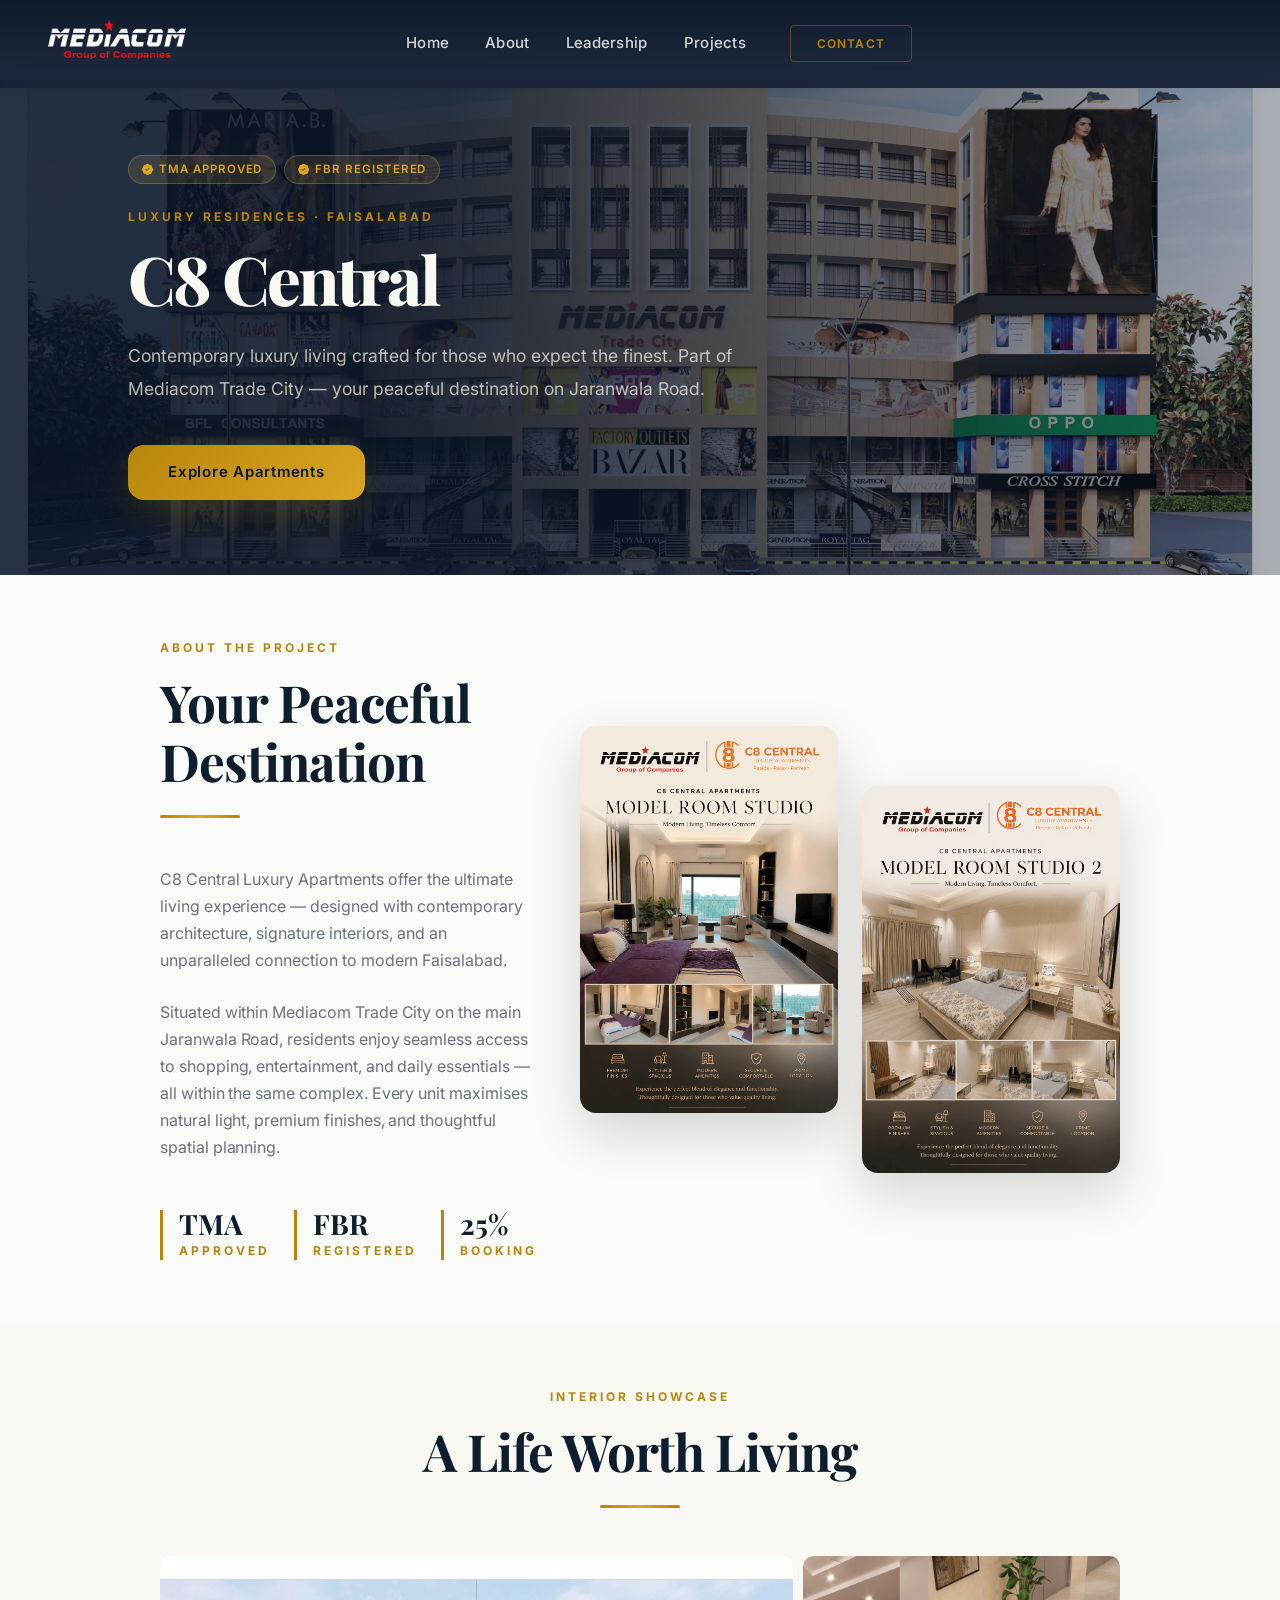
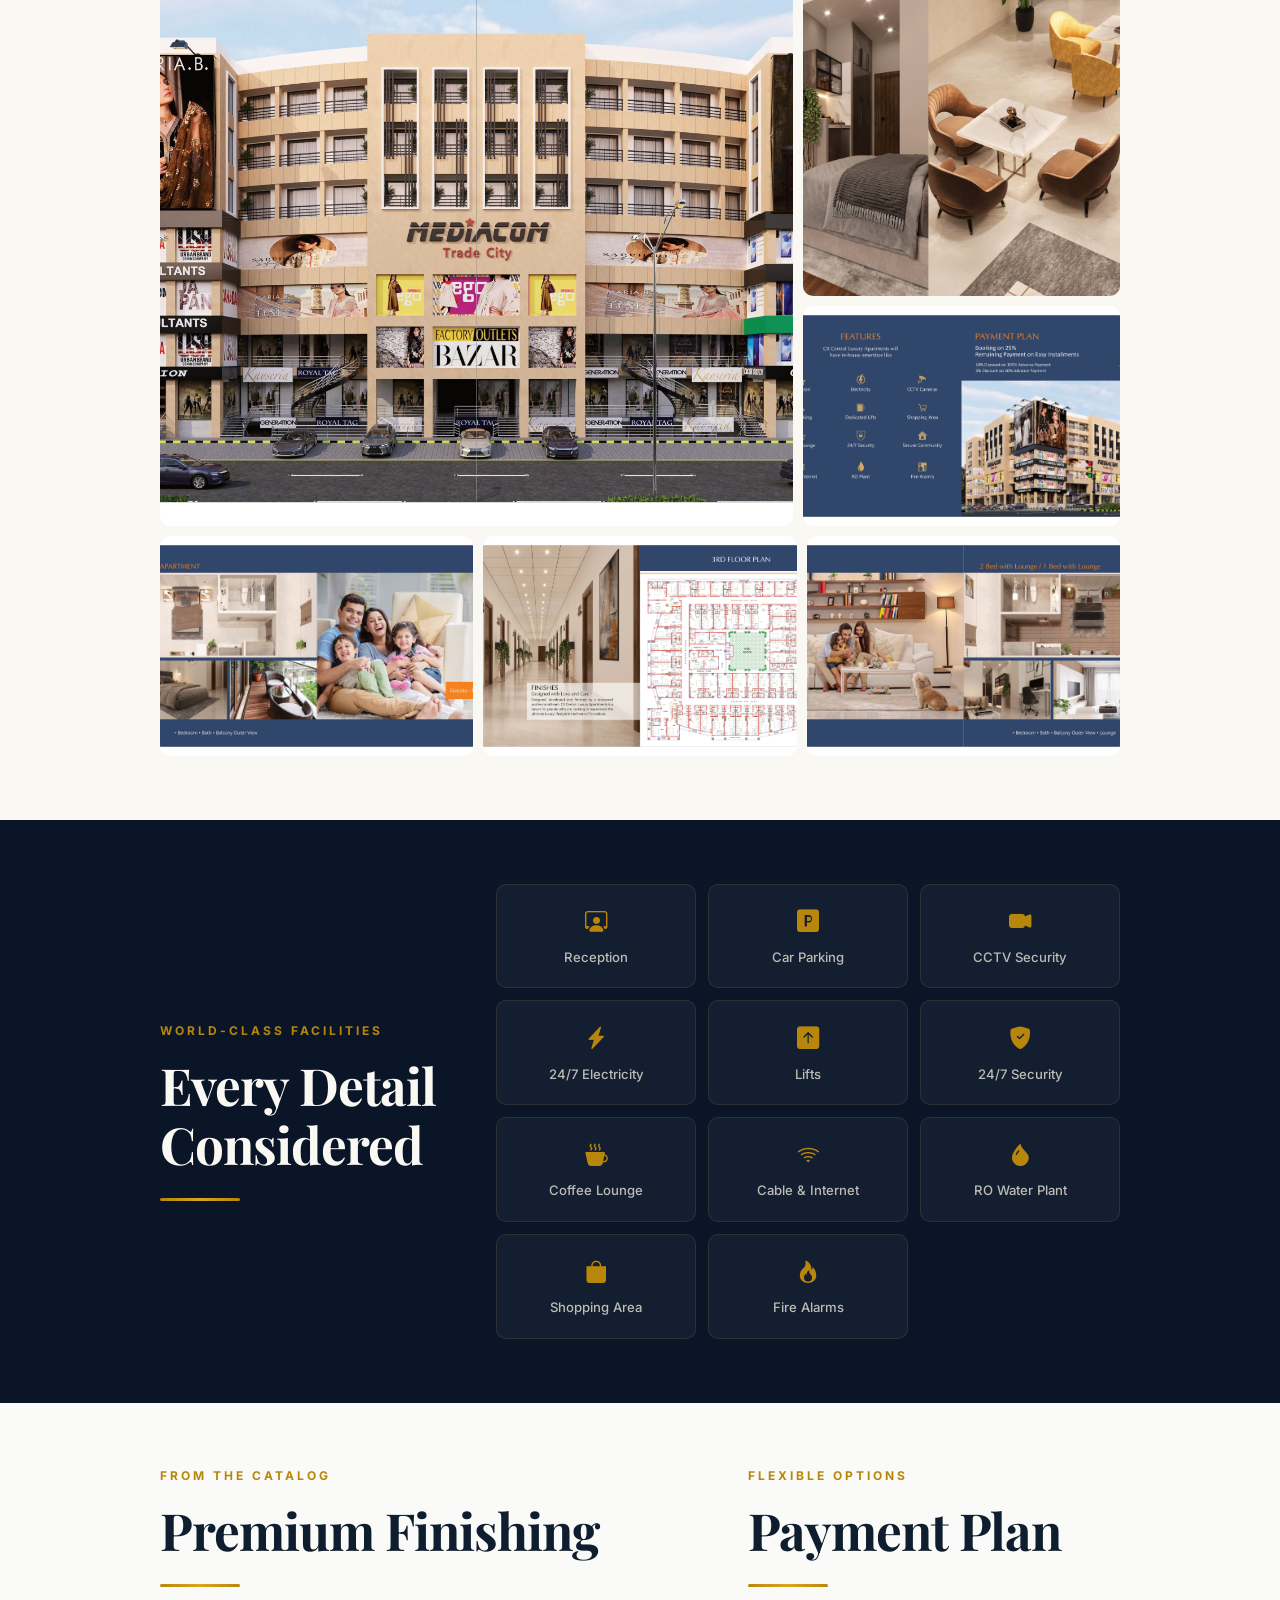
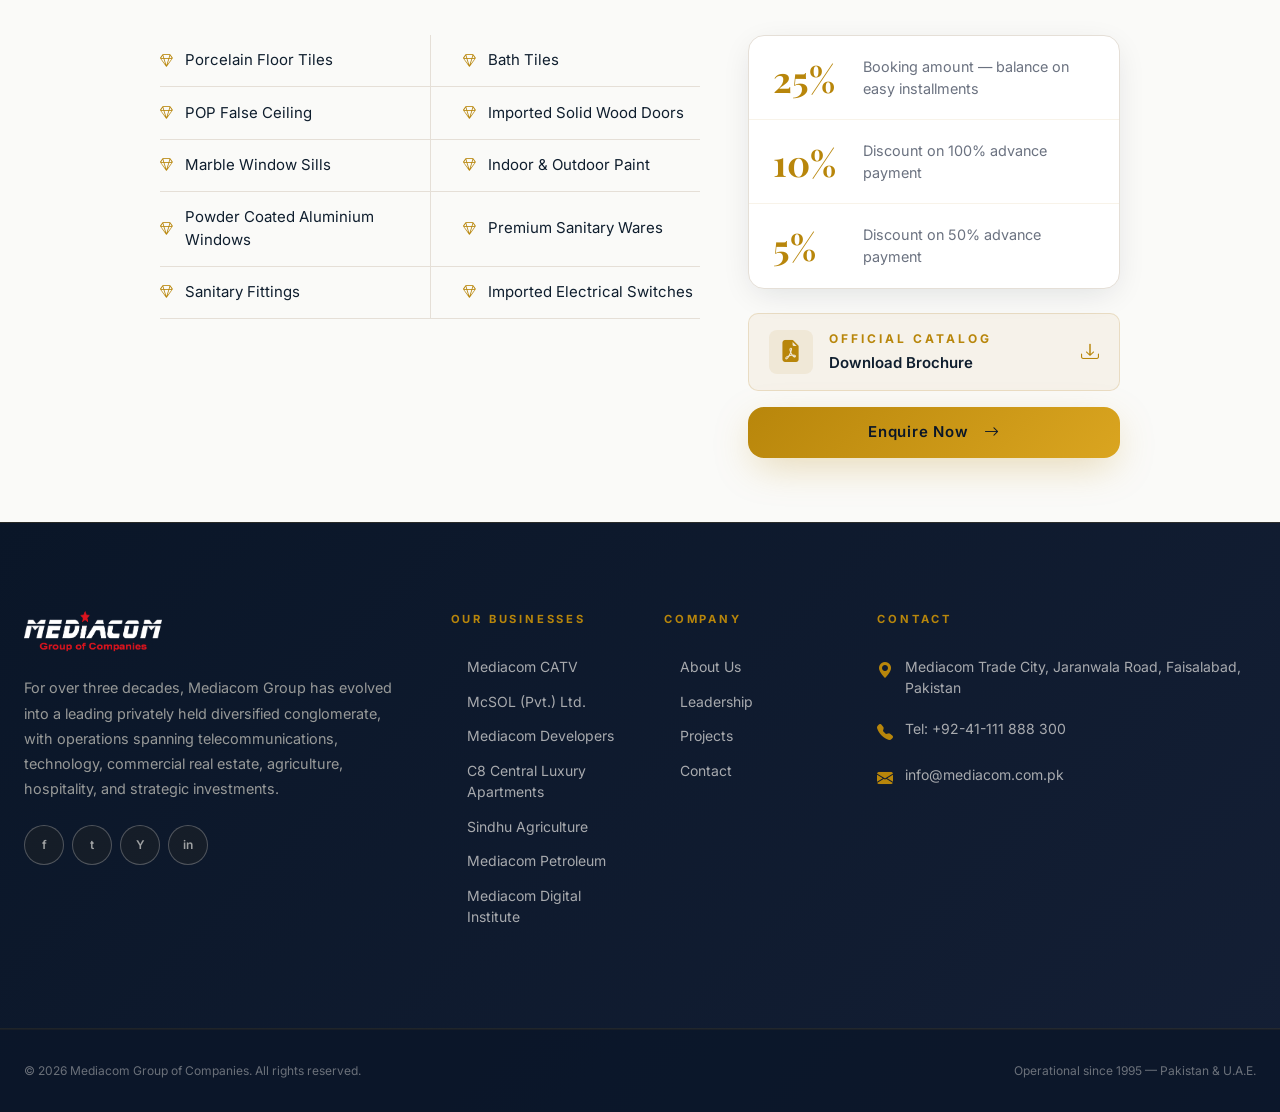
<file: c8-central.html>
<!DOCTYPE html>
<html lang="en">
<head>
  <meta charset="UTF-8" />
  <meta name="viewport" content="width=device-width, initial-scale=1.0" />
  <title>C8 Central – Luxury Apartments | Mediacom Group</title>
  <meta name="description" content="C8 Central offers contemporary luxury apartments in the heart of Faisalabad. TMA Approved & FBR Registered. Premium finishes, world-class amenities, flexible payment plans." />
  <link rel="preconnect" href="https://fonts.googleapis.com" />
  <link href="https://cdn.jsdelivr.net/npm/bootstrap@5.3.3/dist/css/bootstrap.min.css" rel="stylesheet" />
  <link href="https://cdn.jsdelivr.net/npm/bootstrap-icons@1.11.3/font/bootstrap-icons.css" rel="stylesheet" />
  <link href="css/style.css" rel="stylesheet" />
  <style>
    /* ── C8 Central Page Styles ── */
    .c8-badge {
      display: inline-flex; align-items: center; gap: 0.35rem;
      padding: 0.3rem 0.8rem;
      background: rgba(196,157,77,0.15);
      border: 1px solid rgba(196,157,77,0.35);
      border-radius: 100px;
      font-size: 0.72rem; font-weight: 600; letter-spacing: 0.08em;
      text-transform: uppercase; color: var(--gold-light);
    }
    .c8-badge i { font-size: 0.7rem; }

    /* Split intro: image mosaic */
    .img-mosaic { display: grid; grid-template-columns: 1fr 1fr; grid-template-rows: 240px 200px; gap: 10px; }
    .img-mosaic .img-tall { grid-row: 1 / 3; }
    .img-mosaic img { width: 100%; height: 100%; object-fit: cover; border-radius: 10px; display: block; }

    /* Gallery grid */
    .gallery-grid { display: grid; grid-template-columns: 2fr 1fr; grid-template-rows: 340px 220px; gap: 10px; }
    .gallery-grid .img-hero { grid-row: 1 / 2; }
    .gallery-grid img { width: 100%; height: 100%; object-fit: cover; border-radius: 10px; display: block; }
    .gallery-row { display: grid; grid-template-columns: 1fr 1fr 1fr; gap: 10px; margin-top: 10px; }
    .gallery-row img { width: 100%; height: 220px; object-fit: cover; border-radius: 10px; display: block; }

    /* Amenities */
    .amenity-grid { display: grid; grid-template-columns: repeat(auto-fill, minmax(170px, 1fr)); gap: 0.75rem; }
    .amenity-card {
      display: flex; flex-direction: column; align-items: center; text-align: center; gap: 0.6rem;
      padding: 1.25rem 1rem;
      background: rgba(255,255,255,0.04);
      border: 1px solid rgba(196,157,77,0.14);
      border-radius: 10px;
      font-size: 0.82rem; font-weight: 500; color: rgba(245,240,225,0.75);
    }
    .amenity-card i { font-size: 1.4rem; color: var(--gold); }

    /* Finishing */
    .finish-grid { display: grid; grid-template-columns: 1fr 1fr; gap: 0; }
    .finish-row {
      display: flex; align-items: center; gap: 0.75rem;
      padding: 0.9rem 0;
      border-bottom: 1px solid var(--border);
      font-size: 0.9375rem; color: var(--fg);
    }
    .finish-row:nth-child(odd) { padding-right: 2rem; }
    .finish-row:nth-child(even) { padding-left: 2rem; border-left: 1px solid var(--border); }
    .finish-row i { color: var(--gold); font-size: 0.8rem; flex-shrink: 0; }

    /* Payment */
    .payment-card {
      display: flex; align-items: center; gap: 1.25rem;
      padding: 1.25rem 1.5rem;
      border-bottom: 1px solid rgba(196,157,77,0.12);
    }
    .payment-card:last-child { border-bottom: none; }
    .payment-num { font-family: var(--font-display); font-size: 2.25rem; font-weight: 700; color: var(--gold); min-width: 70px; line-height: 1; }
    .payment-text { font-size: 0.9rem; color: var(--slate); line-height: 1.5; }

    /* Brochure button */
    .brochure-btn {
      display: flex; align-items: center; gap: 1rem;
      padding: 1rem 1.25rem;
      background: rgba(196,157,77,0.08);
      border: 1px solid rgba(196,157,77,0.25);
      border-radius: 10px;
      text-decoration: none;
      transition: background 0.25s, border-color 0.25s;
    }
    .brochure-btn:hover { background: rgba(196,157,77,0.18); border-color: rgba(196,157,77,0.5); }
    .brochure-icon { width: 44px; height: 44px; background: rgba(196,157,77,0.12); border-radius: 8px; display: flex; align-items: center; justify-content: center; flex-shrink: 0; }
    .brochure-icon i { color: var(--gold); font-size: 1.35rem; }
  </style>
</head>
<body>

<!-- NAVBAR -->
<nav class="navbar navbar-mc navbar-expand-lg">
  <div class="container px-4 px-lg-5 d-flex align-items-center justify-content-between h-100 w-100">
    <a class="d-flex align-items-center gap-2 text-decoration-none" href="index.html">
      <img src="assets/logo-navbar-clean.png" alt="Mediacom Group" class="brand-logo" />
    </a>
    <div class="d-none d-lg-flex align-items-center" style="gap: 2.25rem;">
        <a class="nav-link-mc" href="index.html">Home</a>
        <a class="nav-link-mc" href="about.html">About</a>
        <a class="nav-link-mc" href="leadership.html">Leadership</a>
        <a class="nav-link-mc" href="projects.html">Projects</a>
        <a class="btn-nav-premium" href="contact.html">Contact</a>
      </div>
      <div class="d-flex align-items-center justify-content-end" style="width: 100px;">
        <button class="navbar-toggler d-lg-none" type="button" data-bs-toggle="collapse" data-bs-target="#mobileMenu">
          <span class="navbar-toggler-icon"></span>
        </button>
      </div>
    <div class="collapse d-lg-none w-100" id="mobileMenu" style="position:absolute; top:80px; left:0; right:0; background:var(--navy); border-top:1px solid rgba(196,157,77,0.1); padding:1.5rem;">
      <a class="footer-link d-block mb-3" href="index.html">Home</a>
      <a class="footer-link d-block mb-3" href="about.html">About</a>
      <a class="footer-link d-block mb-3" href="leadership.html">Leadership</a>
      <a class="footer-link d-block mb-3" href="projects.html">Projects</a>
      <a class="footer-link d-block mb-4" href="contact.html">Contact</a>
    </div>
  </div>
</nav>

<!-- ── HERO ── -->
<section class="page-hero">
  <img class="hero-bg" src="assets/c8_central/front elevation.jpg" alt="Front Elevation" />
  <div class="hero-overlay" style="background:linear-gradient(to right, rgba(10,22,40,0.88) 35%, rgba(10,22,40,0.35) 100%);"></div>
  <div class="hero-content section-padding w-100">
    <div class="container-wide">
      <div class="d-flex gap-2 mb-4">
        <span class="c8-badge"><i class="bi bi-patch-check-fill"></i> TMA Approved</span>
        <span class="c8-badge"><i class="bi bi-patch-check-fill"></i> FBR Registered</span>
      </div>
      <p class="section-label mb-3">Luxury Residences &middot; Faisalabad</p>
      <h1 class="heading-xl text-cream mb-4">C8 Central</h1>
      <p style="font-size:1.1rem; color:rgba(245,240,225,0.75); max-width:38rem; line-height:1.85; margin-bottom:2.5rem;">
        Contemporary luxury living crafted for those who expect the finest. Part of Mediacom Trade City — your peaceful destination on Jaranwala Road.
      </p>
      <div class="d-flex flex-wrap gap-3">
        <a href="#gallery" class="btn-gold">Explore Apartments</a>
        <a href="C8 Central Catalog.pdf" download class="btn-outline-mc">Download Brochure</a>
      </div>
    </div>
  </div>
</section>

<!-- ── ABOUT ── -->
<section class="section-padding-lg" style="background:var(--bg);">
  <div class="container-wide">
    <div class="row g-5 align-items-center">

      <!-- Left: Text -->
      <div class="col-lg-5">
        <p class="section-label mb-3">About the Project</p>
        <h2 class="heading-lg mb-4">Your Peaceful Destination</h2>
        <div class="gold-divider-left mb-5"></div>
        <p class="body-md mb-4">
          C8 Central Luxury Apartments offer the ultimate living experience — designed with contemporary architecture, signature interiors, and an unparalleled connection to modern Faisalabad.
        </p>
        <p class="body-md mb-5">
          Situated within Mediacom Trade City on the main Jaranwala Road, residents enjoy seamless access to shopping, entertainment, and daily essentials — all within the same complex. Every unit maximises natural light, premium finishes, and thoughtful spatial planning.
        </p>
        <div class="d-flex gap-4">
          <div style="border-left:3px solid var(--gold); padding-left:1rem;">
            <div style="font-family:var(--font-display); font-size:1.75rem; font-weight:700; color:var(--fg); line-height:1;">TMA</div>
            <div class="section-label mt-1">Approved</div>
          </div>
          <div style="border-left:3px solid var(--gold); padding-left:1rem;">
            <div style="font-family:var(--font-display); font-size:1.75rem; font-weight:700; color:var(--fg); line-height:1;">FBR</div>
            <div class="section-label mt-1">Registered</div>
          </div>
          <div style="border-left:3px solid var(--gold); padding-left:1rem;">
            <div style="font-family:var(--font-display); font-size:1.75rem; font-weight:700; color:var(--fg); line-height:1;">25%</div>
            <div class="section-label mt-1">Booking</div>
          </div>
        </div>
      </div>

      <!-- Right: Premium Staggered Image Showcase -->
      <div class="col-lg-7">
        <div class="img-mosaic-premium" style="display: grid; grid-template-columns: 1fr 1fr; gap: 1.5rem; align-items: center;">
          <img src="assets/c8_central/new model 1.png" alt="C8 Central New Model 1" 
               style="width: 100%; border-radius: 16px; box-shadow: 0 20px 50px rgba(0,0,0,0.15); transform: translateY(-30px); object-fit: cover;" />
          <img src="assets/c8_central/new model2.png" alt="C8 Central New Model 2" 
               style="width: 100%; border-radius: 16px; box-shadow: 0 20px 50px rgba(0,0,0,0.15); transform: translateY(30px); object-fit: cover;" />
        </div>
      </div>

    </div>
  </div>
</section>

<!-- ── GALLERY ── -->
<section class="section-padding-lg bg-cream" id="gallery">
  <div class="container-wide">
    <div class="text-center mb-5">
      <p class="section-label mb-3">Interior Showcase</p>
      <h2 class="heading-lg mb-4">A Life Worth Living</h2>
      <div class="gold-divider"></div>
    </div>

    <!-- Top: hero + two stacked -->
    <div class="gallery-grid mb-0">
      <img src="assets/c8_central/front elevation.jpg" alt="Front Elevation" class="img-hero" style="grid-column:1; grid-row:1/3;" />
      <img src="assets/c8_central/c8_hero_lounge.jpg" alt="Coffee Lounge" style="grid-column:2; grid-row:1;" />
      <img src="assets/c8_central/c8_dining.jpg" alt="Dining Area" style="grid-column:2; grid-row:2;" />
    </div>

    <!-- Bottom row -->
    <div class="gallery-row">
      <img src="assets/c8_central/c8_living_1.jpg" alt="Living Room" />
      <img src="assets/c8_central/c8_living_2.jpg" alt="Living Space" />
      <img src="assets/c8_central/c8_bedroom_2.jpg" alt="Bedroom" />
    </div>
  </div>
</section>

<!-- ── AMENITIES ── -->
<section class="section-padding-lg bg-navy">
  <div class="container-wide">
    <div class="row g-5 align-items-center">
      <div class="col-lg-4">
        <p class="section-label mb-3">World-Class Facilities</p>
        <h2 class="heading-lg text-cream mb-4">Every Detail Considered</h2>
        <div class="gold-divider-left"></div>
      </div>
      <div class="col-lg-8">
        <div class="amenity-grid">
          <div class="amenity-card"><i class="bi bi-person-workspace"></i> Reception</div>
          <div class="amenity-card"><i class="bi bi-p-square-fill"></i> Car Parking</div>
          <div class="amenity-card"><i class="bi bi-camera-video-fill"></i> CCTV Security</div>
          <div class="amenity-card"><i class="bi bi-lightning-charge-fill"></i> 24/7 Electricity</div>
          <div class="amenity-card"><i class="bi bi-arrow-up-square-fill"></i> Lifts</div>
          <div class="amenity-card"><i class="bi bi-shield-fill-check"></i> 24/7 Security</div>
          <div class="amenity-card"><i class="bi bi-cup-hot-fill"></i> Coffee Lounge</div>
          <div class="amenity-card"><i class="bi bi-wifi"></i> Cable &amp; Internet</div>
          <div class="amenity-card"><i class="bi bi-droplet-fill"></i> RO Water Plant</div>
          <div class="amenity-card"><i class="bi bi-bag-fill"></i> Shopping Area</div>
          <div class="amenity-card"><i class="bi bi-fire"></i> Fire Alarms</div>
        </div>
      </div>
    </div>
  </div>
</section>

<!-- ── FINISHING + PAYMENT ── -->
<section class="section-padding-lg" style="background:var(--bg);">
  <div class="container-wide">
    <div class="row g-5">

      <!-- Finishing -->
      <div class="col-lg-7">
        <p class="section-label mb-3">From the Catalog</p>
        <h2 class="heading-lg mb-4">Premium Finishing</h2>
        <div class="gold-divider-left mb-5"></div>
        <div class="finish-grid">
          <div class="finish-row"><i class="bi bi-gem"></i> Porcelain Floor Tiles</div>
          <div class="finish-row"><i class="bi bi-gem"></i> Bath Tiles</div>
          <div class="finish-row"><i class="bi bi-gem"></i> POP False Ceiling</div>
          <div class="finish-row"><i class="bi bi-gem"></i> Imported Solid Wood Doors</div>
          <div class="finish-row"><i class="bi bi-gem"></i> Marble Window Sills</div>
          <div class="finish-row"><i class="bi bi-gem"></i> Indoor &amp; Outdoor Paint</div>
          <div class="finish-row"><i class="bi bi-gem"></i> Powder Coated Aluminium Windows</div>
          <div class="finish-row"><i class="bi bi-gem"></i> Premium Sanitary Wares</div>
          <div class="finish-row"><i class="bi bi-gem"></i> Sanitary Fittings</div>
          <div class="finish-row"><i class="bi bi-gem"></i> Imported Electrical Switches</div>
        </div>
      </div>

      <!-- Payment + CTA -->
      <div class="col-lg-5">
        <p class="section-label mb-3">Flexible Options</p>
        <h2 class="heading-lg mb-4">Payment Plan</h2>
        <div class="gold-divider-left mb-5"></div>

        <div class="glass-card mb-4" style="overflow:hidden;">
          <div class="payment-card">
            <div class="payment-num">25%</div>
            <div class="payment-text">Booking amount — balance on easy installments</div>
          </div>
          <div class="payment-card">
            <div class="payment-num">10%</div>
            <div class="payment-text">Discount on 100% advance payment</div>
          </div>
          <div class="payment-card">
            <div class="payment-num">5%</div>
            <div class="payment-text">Discount on 50% advance payment</div>
          </div>
        </div>

        <a href="C8 Central Catalog.pdf" download class="brochure-btn mb-3">
          <div class="brochure-icon"><i class="bi bi-file-earmark-pdf-fill"></i></div>
          <div>
            <div class="section-label mb-1">Official Catalog</div>
            <div style="font-size:0.9375rem; font-weight:600; color:var(--fg);">Download Brochure</div>
          </div>
          <i class="bi bi-download ms-auto text-gold" style="font-size:1.1rem;"></i>
        </a>

        <a href="contact.html" class="btn-gold w-100" style="justify-content:center; padding:0.9rem;">
          Enquire Now <i class="bi bi-arrow-right ms-2"></i>
        </a>
      </div>

    </div>
  </div>
</section>

<!-- ── FOOTER ── -->
<footer class="site-footer">
  <div class="footer-top section-padding">
    <div class="container-wide">
      <div class="row g-5">
        <div class="col-lg-4">
          <img src="assets/logo-navbar-clean.png" alt="Mediacom Group" class="brand-logo mb-3" />
          <p style="font-size:0.9rem; color:rgba(245,240,225,0.6); line-height:1.75; margin-bottom:1.5rem;">For over three decades, Mediacom Group has evolved into a leading privately held diversified conglomerate, with operations spanning telecommunications, technology, commercial real estate, agriculture, hospitality, and strategic investments.</p>
          <div class="d-flex gap-2">
            <a href="#" class="footer-social-btn">f</a>
            <a href="#" class="footer-social-btn">t</a>
            <a href="#" class="footer-social-btn">Y</a>
            <a href="#" class="footer-social-btn">in</a>
          </div>
        </div>
        <div class="col-sm-6 col-lg-2">
          <div class="footer-heading">Our Businesses</div>
          <a href="telecom.html" class="footer-link">Mediacom CATV</a>
          <a href="mscol.html" class="footer-link">McSOL (Pvt.) Ltd.</a>
          <a href="real-estate.html" class="footer-link">Mediacom Developers</a>
          <a href="c8-central.html" class="footer-link">C8 Central Luxury Apartments</a>
          <a href="agriculture.html" class="footer-link">Sindhu Agriculture</a>
          <a href="petroleum.html" class="footer-link">Mediacom Petroleum</a>
          <a href="digital-institute.html" class="footer-link">Mediacom Digital Institute</a>
        </div>
        <div class="col-sm-6 col-lg-2">
          <div class="footer-heading">Company</div>
          <a href="about.html" class="footer-link">About Us</a>
          <a href="leadership.html" class="footer-link">Leadership</a>
          <a href="projects.html" class="footer-link">Projects</a>
          <a href="contact.html" class="footer-link">Contact</a>
        </div>
        <div class="col-lg-4">
          <div class="footer-heading">Contact</div>
          <div class="footer-contact-item"><i class="bi bi-geo-alt-fill footer-contact-icon"></i><span class="footer-contact-text">Mediacom Trade City, Jaranwala Road, Faisalabad, Pakistan</span></div>
          <div class="footer-contact-item"><i class="bi bi-telephone-fill footer-contact-icon"></i><span class="footer-contact-text">Tel: +92-41-111 888 300</span></div>
          <div class="footer-contact-item"><i class="bi bi-envelope-fill footer-contact-icon"></i><span class="footer-contact-text">info@mediacom.com.pk</span></div>
        </div>
      </div>
    </div>
  </div>
  <div class="footer-bottom">
    <div class="container-wide d-flex flex-column flex-md-row align-items-center justify-content-between gap-3">
      <p class="footer-copy mb-0">&copy; <span id="yr"></span> Mediacom Group of Companies. All rights reserved.</p>
      <p class="footer-copy mb-0">Operational since 1995 — Pakistan &amp; U.A.E.</p>
    </div>
  </div>
</footer>

<button id="back-to-top" aria-label="Back to top"><i class="bi bi-chevron-up"></i></button>
<script src="https://cdn.jsdelivr.net/npm/bootstrap@5.3.3/dist/js/bootstrap.bundle.min.js"></script>
<script src="js/main.js"></script>
<script>document.getElementById('yr').textContent = new Date().getFullYear();</script>
</body>
</html>
</file>
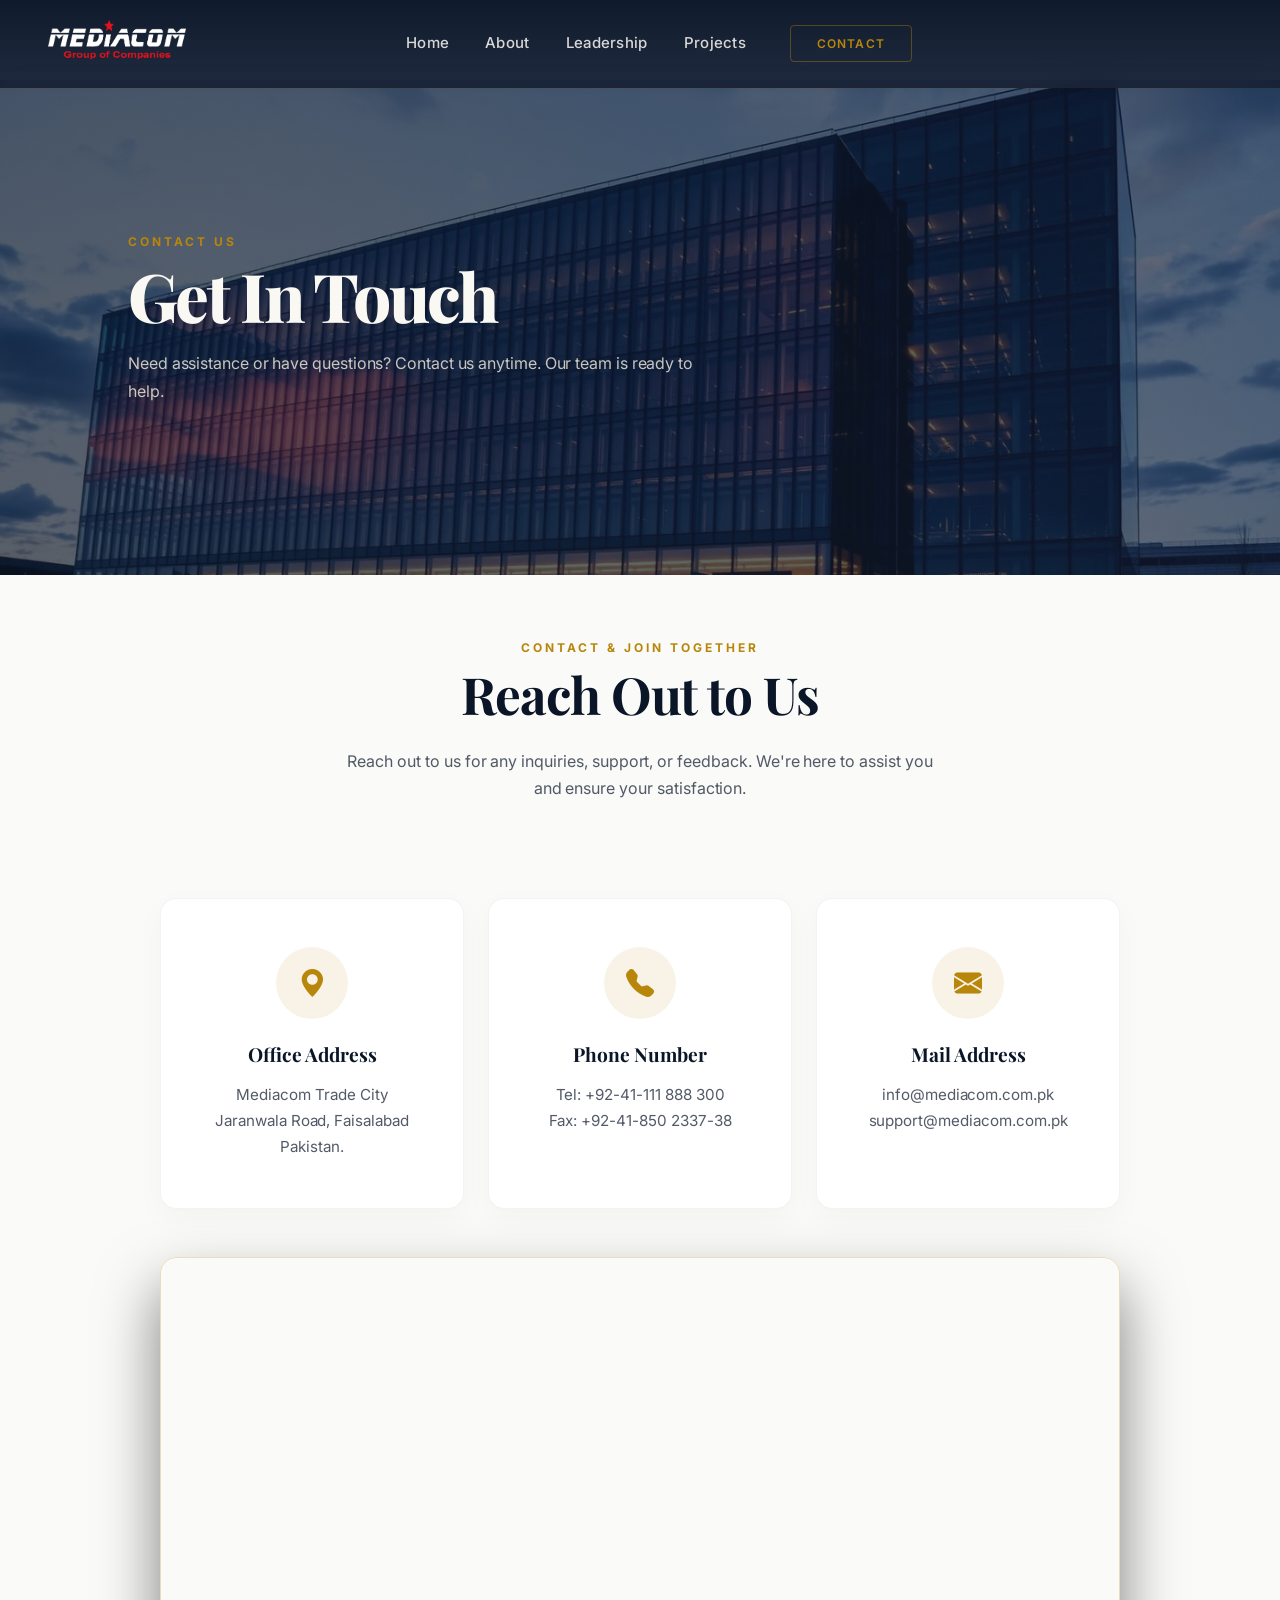
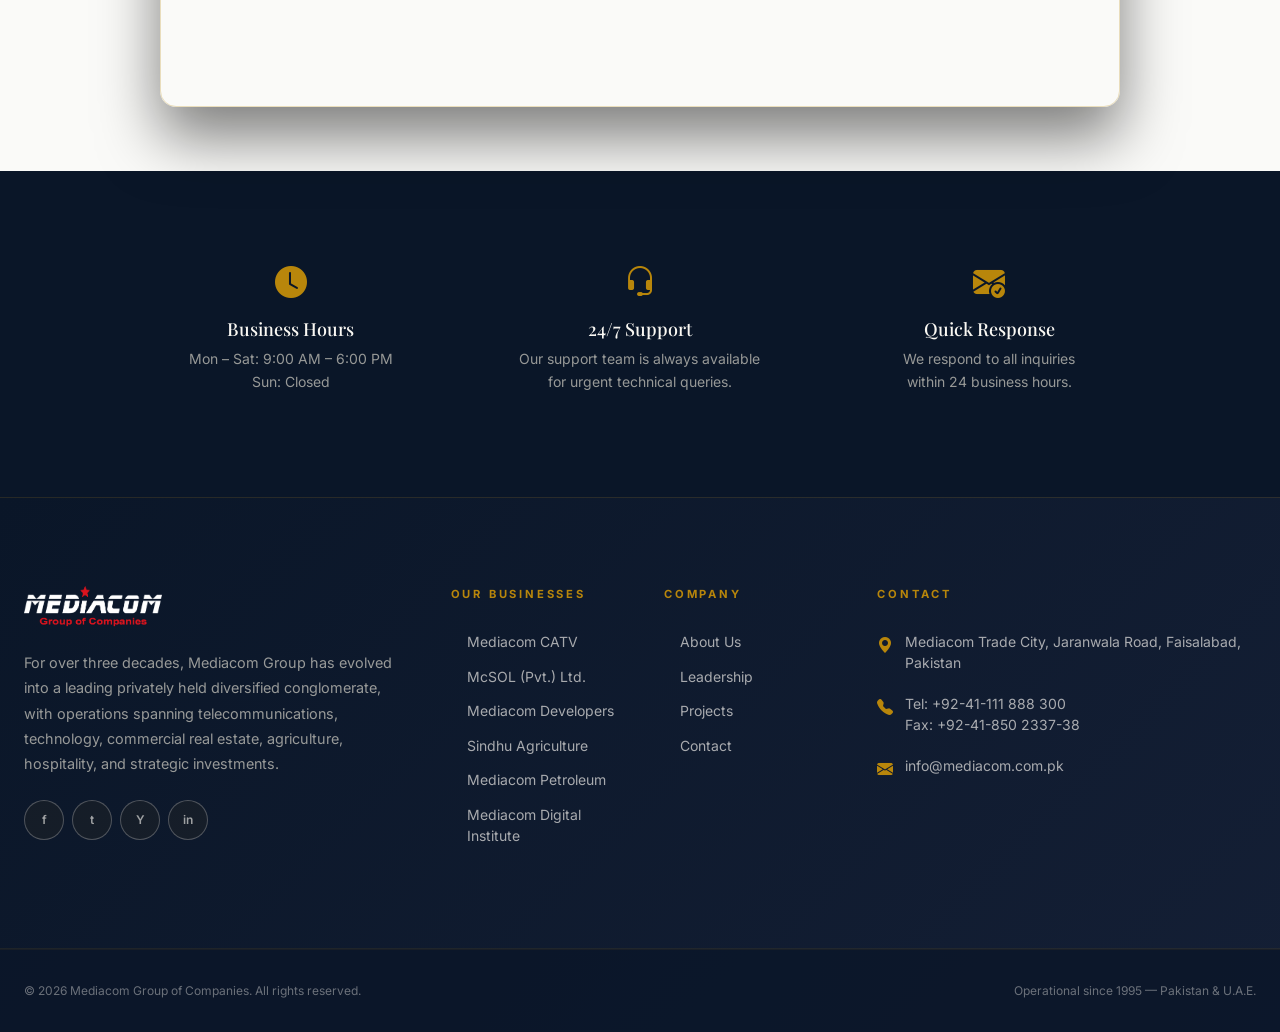
<file: contact.html>
<!DOCTYPE html>
<html lang="en">

<head>
  <meta charset="UTF-8" />
  <meta name="viewport" content="width=device-width, initial-scale=1.0" />
  <title>Contact Us – Mediacom Group</title>
  <meta name="description"
    content="Contact Mediacom Group for inquiries about telecom, real estate, agriculture, petroleum, and digital education services in Pakistan." />
  <link rel="preconnect" href="https://fonts.googleapis.com" />
  <link href="https://cdn.jsdelivr.net/npm/bootstrap@5.3.3/dist/css/bootstrap.min.css" rel="stylesheet" />
  <link href="https://cdn.jsdelivr.net/npm/bootstrap-icons@1.11.3/font/bootstrap-icons.css" rel="stylesheet" />
  <link href="css/style.css" rel="stylesheet" />
</head>

<body>

  <!-- NAVBAR -->
  <nav class="navbar navbar-mc navbar-expand-lg">
    <div class="container px-4 px-lg-5 d-flex align-items-center justify-content-between h-100 w-100">
      <a class="d-flex align-items-center gap-2 text-decoration-none" href="index.html">
        <img src="assets/logo-navbar-clean.png" alt="Mediacom Group" class="brand-logo" />
      </a>
      <div class="d-none d-lg-flex align-items-center" style="gap: 2.25rem;">
        <a class="nav-link-mc" href="index.html">Home</a>
        <a class="nav-link-mc" href="about.html">About</a>
        <a class="nav-link-mc" href="leadership.html">Leadership</a>
        <a class="nav-link-mc" href="projects.html">Projects</a>
        <a class="btn-nav-premium" href="contact.html">Contact</a>
      </div>
      <div class="d-flex align-items-center justify-content-end" style="width: 100px;">
        <button class="navbar-toggler d-lg-none" type="button" data-bs-toggle="collapse" data-bs-target="#mobileMenu">
          <span class="navbar-toggler-icon"></span>
        </button>
      </div>
      <div class="collapse d-lg-none w-100" id="mobileMenu"
        style="position:absolute; top:80px; left:0; right:0; background:var(--navy); border-top:1px solid rgba(196,157,77,0.1); padding:1.5rem;">
        <a class="footer-link d-block mb-3" href="index.html">Home</a>
        <a class="footer-link d-block mb-3" href="about.html">About</a>
        <a class="footer-link d-block mb-3" href="leadership.html">Leadership</a>
        <a class="footer-link d-block mb-3" href="projects.html">Projects</a>
        <a class="footer-link d-block mb-4" href="contact.html">Contact</a>
      </div>
    </div>
  </nav>

  <!-- PAGE HERO -->
  <section class="page-hero">
    <img class="hero-bg" src="assets/about-hero.jpg" alt="Contact" />
    <div class="hero-overlay"></div>
    <div class="hero-content section-padding w-100">
      <div class="container-wide">
        <p class="section-label mb-2 animate-fade-up">Contact Us</p>
        <h1 class="heading-xl text-cream mb-3 animate-fade-up">Get In Touch</h1>
        <p class="body-lg animate-fade-up" style="color:rgba(245,240,225,0.8); max-width:36rem;">
          Need assistance or have questions? Contact us anytime. Our team is ready to help.
        </p>
      </div>
    </div>
  </section>

  <!-- CONTACT SECTION -->
  <section class="section-padding-lg" style="background:var(--bg);">
    <div class="container-wide">
      <div class="row g-5">

        <!-- Contact Info Center -->
        <div class="col-lg-10 mx-auto animate-fade-up text-center">
          <p class="section-label mb-2 mx-auto" style="color: var(--gold);">Contact &amp; Join Together</p>
          <h2 class="heading-lg text-navy mb-4">Reach Out to Us</h2>
          <div class="gold-divider-center mx-auto mb-4"></div>
          <p class="body-md mb-5 mx-auto" style="color: rgba(10,22,40,0.7); max-width: 600px;">
            Reach out to us for any inquiries, support, or feedback. We're here to assist you and ensure your satisfaction.
          </p>
        </div>

        <div class="col-lg-12 animate-fade-up">
          <div class="row g-4 mb-5">
            <!-- Office Address Card -->
            <div class="col-md-4">
              <div class="glass-card p-5 h-100 text-center" style="background: #ffffff; border-radius: 1rem; border: 1px solid rgba(10,22,40,0.05); box-shadow: 0 10px 30px rgba(0,0,0,0.03); transition: all 0.3s ease; cursor: default;" onmouseover="this.style.transform='translateY(-8px)'; this.style.borderColor='rgba(184, 134, 11, 0.4)'; this.style.boxShadow='0 15px 30px rgba(10,22,40,0.08)';" onmouseout="this.style.transform='translateY(0)'; this.style.borderColor='rgba(10,22,40,0.05)'; this.style.boxShadow='0 10px 30px rgba(0,0,0,0.03)';">
                <div class="mb-4 mx-auto" style="width: 72px; height: 72px; background: rgba(184, 134, 11, 0.1); border-radius: 50%; display: flex; align-items: center; justify-content: center;">
                  <i class="bi bi-geo-alt-fill" style="color:var(--gold); font-size:1.75rem;"></i>
                </div>
                <h4 class="text-navy mb-3" style="font-size:1.2rem; font-weight:700;">Office Address</h4>
                <p class="body-md m-0" style="font-size:0.95rem; color: rgba(10,22,40,0.7);">Mediacom Trade City<br>Jaranwala Road, Faisalabad Pakistan.</p>
              </div>
            </div>
            
            <!-- Phone Card -->
            <div class="col-md-4">
              <div class="glass-card p-5 h-100 text-center" style="background: #ffffff; border-radius: 1rem; border: 1px solid rgba(10,22,40,0.05); box-shadow: 0 10px 30px rgba(0,0,0,0.03); transition: all 0.3s ease; cursor: default;" onmouseover="this.style.transform='translateY(-8px)'; this.style.borderColor='rgba(184, 134, 11, 0.4)'; this.style.boxShadow='0 15px 30px rgba(10,22,40,0.08)';" onmouseout="this.style.transform='translateY(0)'; this.style.borderColor='rgba(10,22,40,0.05)'; this.style.boxShadow='0 10px 30px rgba(0,0,0,0.03)';">
                <div class="mb-4 mx-auto" style="width: 72px; height: 72px; background: rgba(184, 134, 11, 0.1); border-radius: 50%; display: flex; align-items: center; justify-content: center;">
                  <i class="bi bi-telephone-fill" style="color:var(--gold); font-size:1.75rem;"></i>
                </div>
                <h4 class="text-navy mb-3" style="font-size:1.2rem; font-weight:700;">Phone Number</h4>
                <p class="body-md m-0" style="font-size:0.95rem; color: rgba(10,22,40,0.7);">Tel: +92-41-111 888 300<br>Fax: +92-41-850 2337-38</p>
              </div>
            </div>

            <!-- Email Card -->
            <div class="col-md-4">
              <div class="glass-card p-5 h-100 text-center" style="background: #ffffff; border-radius: 1rem; border: 1px solid rgba(10,22,40,0.05); box-shadow: 0 10px 30px rgba(0,0,0,0.03); transition: all 0.3s ease; cursor: default;" onmouseover="this.style.transform='translateY(-8px)'; this.style.borderColor='rgba(184, 134, 11, 0.4)'; this.style.boxShadow='0 15px 30px rgba(10,22,40,0.08)';" onmouseout="this.style.transform='translateY(0)'; this.style.borderColor='rgba(10,22,40,0.05)'; this.style.boxShadow='0 10px 30px rgba(0,0,0,0.03)';">
                <div class="mb-4 mx-auto" style="width: 72px; height: 72px; background: rgba(184, 134, 11, 0.1); border-radius: 50%; display: flex; align-items: center; justify-content: center;">
                  <i class="bi bi-envelope-fill" style="color:var(--gold); font-size:1.75rem;"></i>
                </div>
                <h4 class="text-navy mb-3" style="font-size:1.2rem; font-weight:700;">Mail Address</h4>
                <p class="body-md m-0" style="font-size:0.95rem; color: rgba(10,22,40,0.7);">info@mediacom.com.pk<br>support@mediacom.com.pk</p>
              </div>
            </div>
          </div>

          <!-- Large Premium Map Embed -->
          <div class="rounded-4 overflow-hidden position-relative animate-fade-up" style="height:450px; border: 1px solid rgba(184, 134, 11, 0.25); box-shadow: 0 30px 60px rgba(0,0,0,0.5);">
            <iframe
              src="https://www.google.com/maps/embed?pb=!1m18!1m12!1m3!1d3410.4!2d73.076!3d31.428!2m3!1f0!2f0!3f0!3m2!1i1024!2i768!4f13.1!3m3!1m2!1s0x3922f9ef3dffffff%3A0x1f4a0e2e1f4a0e2e!2sMediacom%20Trade%20City%2C%20Jaranwala%20Road%2C%20Faisalabad!5e0!3m2!1sen!2spk!4v1"
              width="100%" height="100%" style="border:0;" allowfullscreen="" loading="lazy"
              referrerpolicy="no-referrer-when-downgrade">
            </iframe>
          </div>
        </div>
      </div>
    </div>
  </section>

  <!-- QUICK INFO STRIP -->
  <section class="section-padding bg-navy">
    <div class="container-wide">
      <div class="row g-4 text-center">
        <div class="col-md-4 animate-fade-up">
          <i class="bi bi-clock-fill text-gold" style="font-size:2rem; display:block; margin-bottom:0.75rem;"></i>
          <h4 style="font-family:var(--font-display); font-size:1.125rem; color:var(--cream); margin-bottom:0.5rem;">
            Business Hours</h4>
          <p style="font-size:0.875rem; color:rgba(245,240,225,0.6); line-height:1.6;">Mon – Sat: 9:00 AM – 6:00
            PM<br />Sun: Closed</p>
        </div>
        <div class="col-md-4 animate-fade-up">
          <i class="bi bi-headset text-gold" style="font-size:2rem; display:block; margin-bottom:0.75rem;"></i>
          <h4 style="font-family:var(--font-display); font-size:1.125rem; color:var(--cream); margin-bottom:0.5rem;">
            24/7 Support</h4>
          <p style="font-size:0.875rem; color:rgba(245,240,225,0.6); line-height:1.6;">Our support team is always
            available<br />for urgent technical queries.</p>
        </div>
        <div class="col-md-4 animate-fade-up">
          <i class="bi bi-envelope-check-fill text-gold"
            style="font-size:2rem; display:block; margin-bottom:0.75rem;"></i>
          <h4 style="font-family:var(--font-display); font-size:1.125rem; color:var(--cream); margin-bottom:0.5rem;">
            Quick Response</h4>
          <p style="font-size:0.875rem; color:rgba(245,240,225,0.6); line-height:1.6;">We respond to all
            inquiries<br />within 24 business hours.</p>
        </div>
      </div>
    </div>
  </section>

  <!-- FOOTER -->
  <footer class="site-footer">
    <div class="footer-top section-padding">
      <div class="container-wide">
        <div class="row g-5">
          <div class="col-lg-4"><img src="assets/logo-navbar-clean.png" alt="Mediacom Group" class="brand-logo mb-3"
               />
            <p style="font-size:0.9rem; color:rgba(245,240,225,0.6); line-height:1.75; margin-bottom:1.5rem;">For over three decades, Mediacom Group has evolved into a leading privately held diversified conglomerate, with operations spanning telecommunications, technology, commercial real estate, agriculture, hospitality, and strategic investments.</p>
            <div class="d-flex gap-2"><a href="#" class="footer-social-btn">f</a><a href="#"
                class="footer-social-btn">t</a><a href="#" class="footer-social-btn">Y</a><a href="#"
                class="footer-social-btn">in</a></div>
          </div>
          <div class="col-sm-6 col-lg-2">
            <div class="footer-heading">Our Businesses</div><a href="telecom.html" class="footer-link">Mediacom
              CATV</a><a href="mscol.html" class="footer-link">McSOL (Pvt.) Ltd.</a><a href="real-estate.html"
              class="footer-link">Mediacom Developers</a><a href="agriculture.html" class="footer-link">Sindhu
              Agriculture</a><a href="petroleum.html" class="footer-link">Mediacom Petroleum</a><a
              href="digital-institute.html" class="footer-link">Mediacom Digital Institute</a>
          </div>
          <div class="col-sm-6 col-lg-2">
            <div class="footer-heading">Company</div><a href="about.html" class="footer-link">About Us</a><a
              href="leadership.html" class="footer-link">Leadership</a><a href="projects.html"
              class="footer-link">Projects</a><a href="contact.html" class="footer-link">Contact</a>
          </div>
          <div class="col-lg-4">
            <div class="footer-heading">Contact</div>
            <div class="footer-contact-item"><i class="bi bi-geo-alt-fill footer-contact-icon"></i><span
                class="footer-contact-text">Mediacom Trade City, Jaranwala Road, Faisalabad, Pakistan</span></div>
            <div class="footer-contact-item"><i class="bi bi-telephone-fill footer-contact-icon"></i>
              <div>
                <div class="footer-contact-text">Tel: +92-41-111 888 300</div>
                <div class="footer-contact-text">Fax: +92-41-850 2337-38</div>
              </div>
            </div>
            <div class="footer-contact-item"><i class="bi bi-envelope-fill footer-contact-icon"></i><span
                class="footer-contact-text">info@mediacom.com.pk</span></div>
          </div>
        </div>
      </div>
    </div>
    <div class="footer-bottom">
      <div class="container-wide d-flex flex-column flex-md-row align-items-center justify-content-between gap-3">
        <p class="footer-copy mb-0">&copy; <span id="yr"></span> Mediacom Group of Companies. All rights reserved.</p>
        <p class="footer-copy mb-0">Operational since 1995 — Pakistan &amp; U.A.E.</p>
      </div>
    </div>
  </footer>

  <button id="back-to-top" aria-label="Back to top"><i class="bi bi-chevron-up"></i></button>
  <script src="https://cdn.jsdelivr.net/npm/bootstrap@5.3.3/dist/js/bootstrap.bundle.min.js"></script>
  <script src="js/main.js"></script>
  <script>document.getElementById('yr').textContent = new Date().getFullYear();</script>
</body>

</html>
</file>
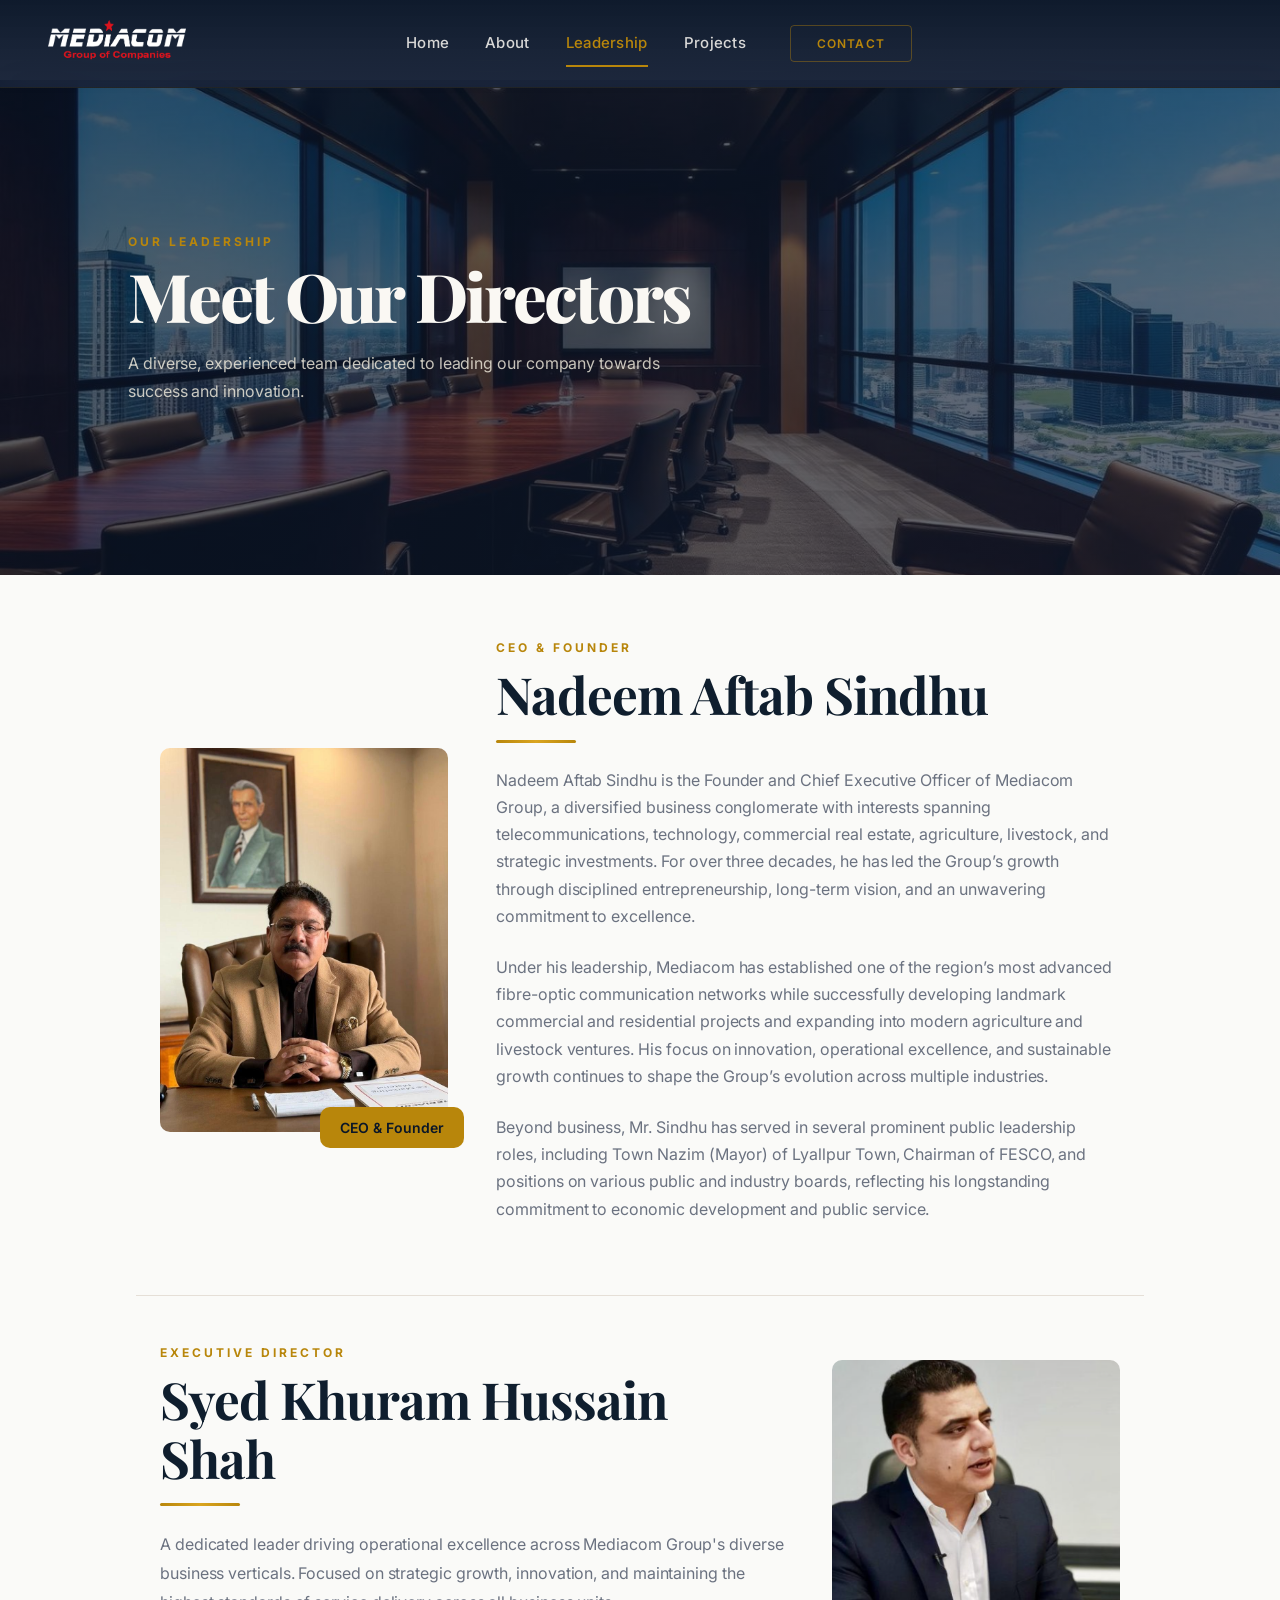
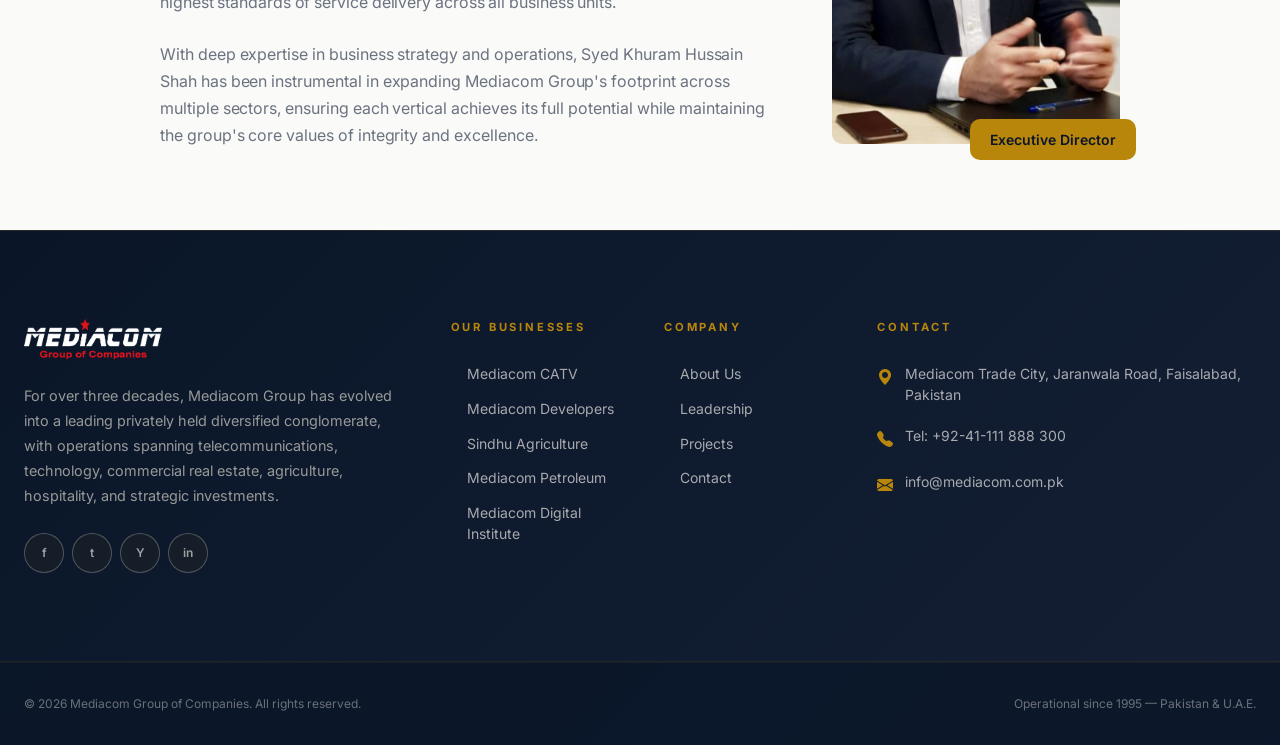
<file: leadership.html>
<!DOCTYPE html>
<html lang="en">

<head>
  <meta charset="UTF-8" />
  <meta name="viewport" content="width=device-width, initial-scale=1.0" />
  <title>Leadership – Mediacom Group</title>
  <meta name="description"
    content="Meet the leadership team behind Mediacom Group of Companies and its diversified business operations across Pakistan and U.A.E." />
  <link rel="preconnect" href="https://fonts.googleapis.com" />
  <link href="https://cdn.jsdelivr.net/npm/bootstrap@5.3.3/dist/css/bootstrap.min.css" rel="stylesheet" />
  <link href="https://cdn.jsdelivr.net/npm/bootstrap-icons@1.11.3/font/bootstrap-icons.css" rel="stylesheet" />
  <link href="css/style.css" rel="stylesheet" />
</head>

<body>

  <!-- NAVBAR -->
  <nav class="navbar navbar-mc navbar-expand-lg">
    <div class="container px-4 px-lg-5 d-flex align-items-center justify-content-between h-100 w-100">
      <a class="d-flex align-items-center gap-2 text-decoration-none" href="index.html">
        <img src="assets/logo-navbar-clean.png" alt="Mediacom Group" class="brand-logo" />
      </a>
      <div class="d-none d-lg-flex align-items-center" style="gap: 2.25rem;">
        <a class="nav-link-mc" href="index.html">Home</a>
        <a class="nav-link-mc" href="about.html">About</a>
        <a class="nav-link-mc" href="leadership.html">Leadership</a>
        <a class="nav-link-mc" href="projects.html">Projects</a>
        <a class="btn-nav-premium" href="contact.html">Contact</a>
      </div>
      <div class="d-flex align-items-center justify-content-end" style="width: 100px;">
        <button class="navbar-toggler d-lg-none" type="button" data-bs-toggle="collapse" data-bs-target="#mobileMenu">
          <span class="navbar-toggler-icon"></span>
        </button>
      </div>
      <div class="collapse d-lg-none w-100" id="mobileMenu"
        style="position:absolute; top:80px; left:0; right:0; background:var(--navy); border-top:1px solid rgba(196,157,77,0.1); padding:1.5rem;">
        <a class="footer-link d-block mb-3" href="index.html">Home</a>
        <a class="footer-link d-block mb-3" href="about.html">About</a>
        <a class="footer-link d-block mb-3" href="leadership.html">Leadership</a>
        <a class="footer-link d-block mb-3" href="projects.html">Projects</a>
        <a class="footer-link d-block mb-4" href="contact.html">Contact</a>
      </div>
    </div>
  </nav>

  <!-- PAGE HERO -->
  <section class="page-hero">
    <img class="hero-bg" src="assets/leadership-hero.jpg" alt="Leadership" />
    <div class="hero-overlay"></div>
    <div class="hero-content section-padding w-100">
      <div class="container-wide">
        <p class="section-label mb-2 animate-fade-up">Our Leadership</p>
        <h1 class="heading-xl text-cream mb-3 animate-fade-up">Meet Our Directors</h1>
        <p class="body-lg animate-fade-up" style="color:rgba(245,240,225,0.8); max-width:36rem;">
          A diverse, experienced team dedicated to leading our company towards success and innovation.
        </p>
      </div>
    </div>
  </section>

  <!-- DIRECTORS -->
  <section class="section-padding-lg" style="background:var(--bg);">
    <div class="container-wide">

      <!-- CEO -->
      <div class="row align-items-center g-5 mb-5 pb-5" style="border-bottom:1px solid var(--border);">
        <div class="col-lg-4 animate-fade-up">
          <div class="position-relative d-inline-block w-100">
            <img
              src="assets/CEO.jpeg" alt="Nadeem Aftab Sindhu – CEO & Founder" class="leader-img w-100" loading="lazy" />
            <div class="leader-role-tag">CEO &amp; Founder</div>
          </div>
        </div>
        <div class="col-lg-8 animate-fade-up">
          <p class="section-label mb-2">CEO &amp; Founder</p>
          <h2 class="heading-lg mb-3">Nadeem Aftab Sindhu</h2>
          <div class="gold-divider-left mb-4"></div>
          <p class="body-md mb-4">
            Nadeem Aftab Sindhu is the Founder and Chief Executive Officer of Mediacom Group, a diversified business conglomerate with interests spanning telecommunications, technology, commercial real estate, agriculture, livestock, and strategic investments. For over three decades, he has led the Group’s growth through disciplined entrepreneurship, long-term vision, and an unwavering commitment to excellence.
          </p>
          <p class="body-md mb-4">
            Under his leadership, Mediacom has established one of the region’s most advanced fibre-optic communication networks while successfully developing landmark commercial and residential projects and expanding into modern agriculture and livestock ventures. His focus on innovation, operational excellence, and sustainable growth continues to shape the Group’s evolution across multiple industries.
          </p>
          <p class="body-md mb-4">
            Beyond business, Mr. Sindhu has served in several prominent public leadership roles, including Town Nazim (Mayor) of Lyallpur Town, Chairman of FESCO, and positions on various public and industry boards, reflecting his longstanding commitment to economic development and public service.
          </p>
        </div>
      </div>

      <!-- Executive Director -->
      <div class="row align-items-center g-5">
        <div class="col-lg-8 order-lg-1 order-2 animate-fade-up">
          <p class="section-label mb-2">Executive Director</p>
          <h2 class="heading-lg mb-3">Syed Khuram Hussain Shah</h2>
          <div class="gold-divider-left mb-4"></div>
          <p class="body-lg mb-4">
            A dedicated leader driving operational excellence across Mediacom Group's diverse business verticals.
            Focused on strategic growth, innovation, and maintaining the highest standards of service delivery across
            all business units.
          </p>
          <p class="body-md">
            With deep expertise in business strategy and operations, Syed Khuram Hussain Shah has been instrumental in
            expanding Mediacom Group's footprint across multiple sectors, ensuring each vertical achieves its full
            potential while maintaining the group's core values of integrity and excellence.
          </p>
        </div>
        <div class="col-lg-4 order-lg-2 order-1 animate-fade-up">
          <div class="position-relative d-inline-block w-100">
            <img
              src="assets/syed khurram.png"
              alt="Syed Khuram Hussain Shah – Executive Director" class="leader-img w-100" loading="lazy" />
            <div class="leader-role-tag">Executive Director</div>
          </div>
        </div>
      </div>
    </div>
  </section>

  <!-- FOOTER -->
  <footer class="site-footer">
    <div class="footer-top section-padding">
      <div class="container-wide">
        <div class="row g-5">
          <div class="col-lg-4"><img src="assets/logo-navbar-clean.png" alt="Mediacom Group" class="brand-logo mb-3"
               />
            <p style="font-size:0.9rem; color:rgba(245,240,225,0.6); line-height:1.75; margin-bottom:1.5rem;">For over three decades, Mediacom Group has evolved into a leading privately held diversified conglomerate, with operations spanning telecommunications, technology, commercial real estate, agriculture, hospitality, and strategic investments.
            </p>
            <div class="d-flex gap-2"><a href="#" class="footer-social-btn">f</a><a href="#"
                class="footer-social-btn">t</a><a href="#" class="footer-social-btn">Y</a><a href="#"
                class="footer-social-btn">in</a></div>
          </div>
          <div class="col-sm-6 col-lg-2">
            <div class="footer-heading">Our Businesses</div><a href="telecom.html" class="footer-link">Mediacom
              CATV</a><a href="real-estate.html" class="footer-link">Mediacom Developers</a><a href="agriculture.html"
              class="footer-link">Sindhu Agriculture</a><a href="petroleum.html" class="footer-link">Mediacom
              Petroleum</a><a href="digital-institute.html" class="footer-link">Mediacom Digital Institute</a>
          </div>
          <div class="col-sm-6 col-lg-2">
            <div class="footer-heading">Company</div><a href="about.html" class="footer-link">About Us</a><a
              href="leadership.html" class="footer-link">Leadership</a><a href="projects.html"
              class="footer-link">Projects</a><a href="contact.html" class="footer-link">Contact</a>
          </div>
          <div class="col-lg-4">
            <div class="footer-heading">Contact</div>
            <div class="footer-contact-item"><i class="bi bi-geo-alt-fill footer-contact-icon"></i><span
                class="footer-contact-text">Mediacom Trade City, Jaranwala Road, Faisalabad, Pakistan</span></div>
            <div class="footer-contact-item"><i class="bi bi-telephone-fill footer-contact-icon"></i><span
                class="footer-contact-text">Tel: +92-41-111 888 300</span></div>
            <div class="footer-contact-item"><i class="bi bi-envelope-fill footer-contact-icon"></i><span
                class="footer-contact-text">info@mediacom.com.pk</span></div>
          </div>
        </div>
      </div>
    </div>
    <div class="footer-bottom">
      <div class="container-wide d-flex flex-column flex-md-row align-items-center justify-content-between gap-3">
        <p class="footer-copy mb-0">&copy; <span id="yr"></span> Mediacom Group of Companies. All rights reserved.</p>
        <p class="footer-copy mb-0">Operational since 1995 — Pakistan &amp; U.A.E.</p>
      </div>
    </div>
  </footer>

  <button id="back-to-top" aria-label="Back to top"><i class="bi bi-chevron-up"></i></button>
  <script src="https://cdn.jsdelivr.net/npm/bootstrap@5.3.3/dist/js/bootstrap.bundle.min.js"></script>
  <script src="js/main.js"></script>
  <script>document.getElementById('yr').textContent = new Date().getFullYear();</script>
</body>

</html>
</file>
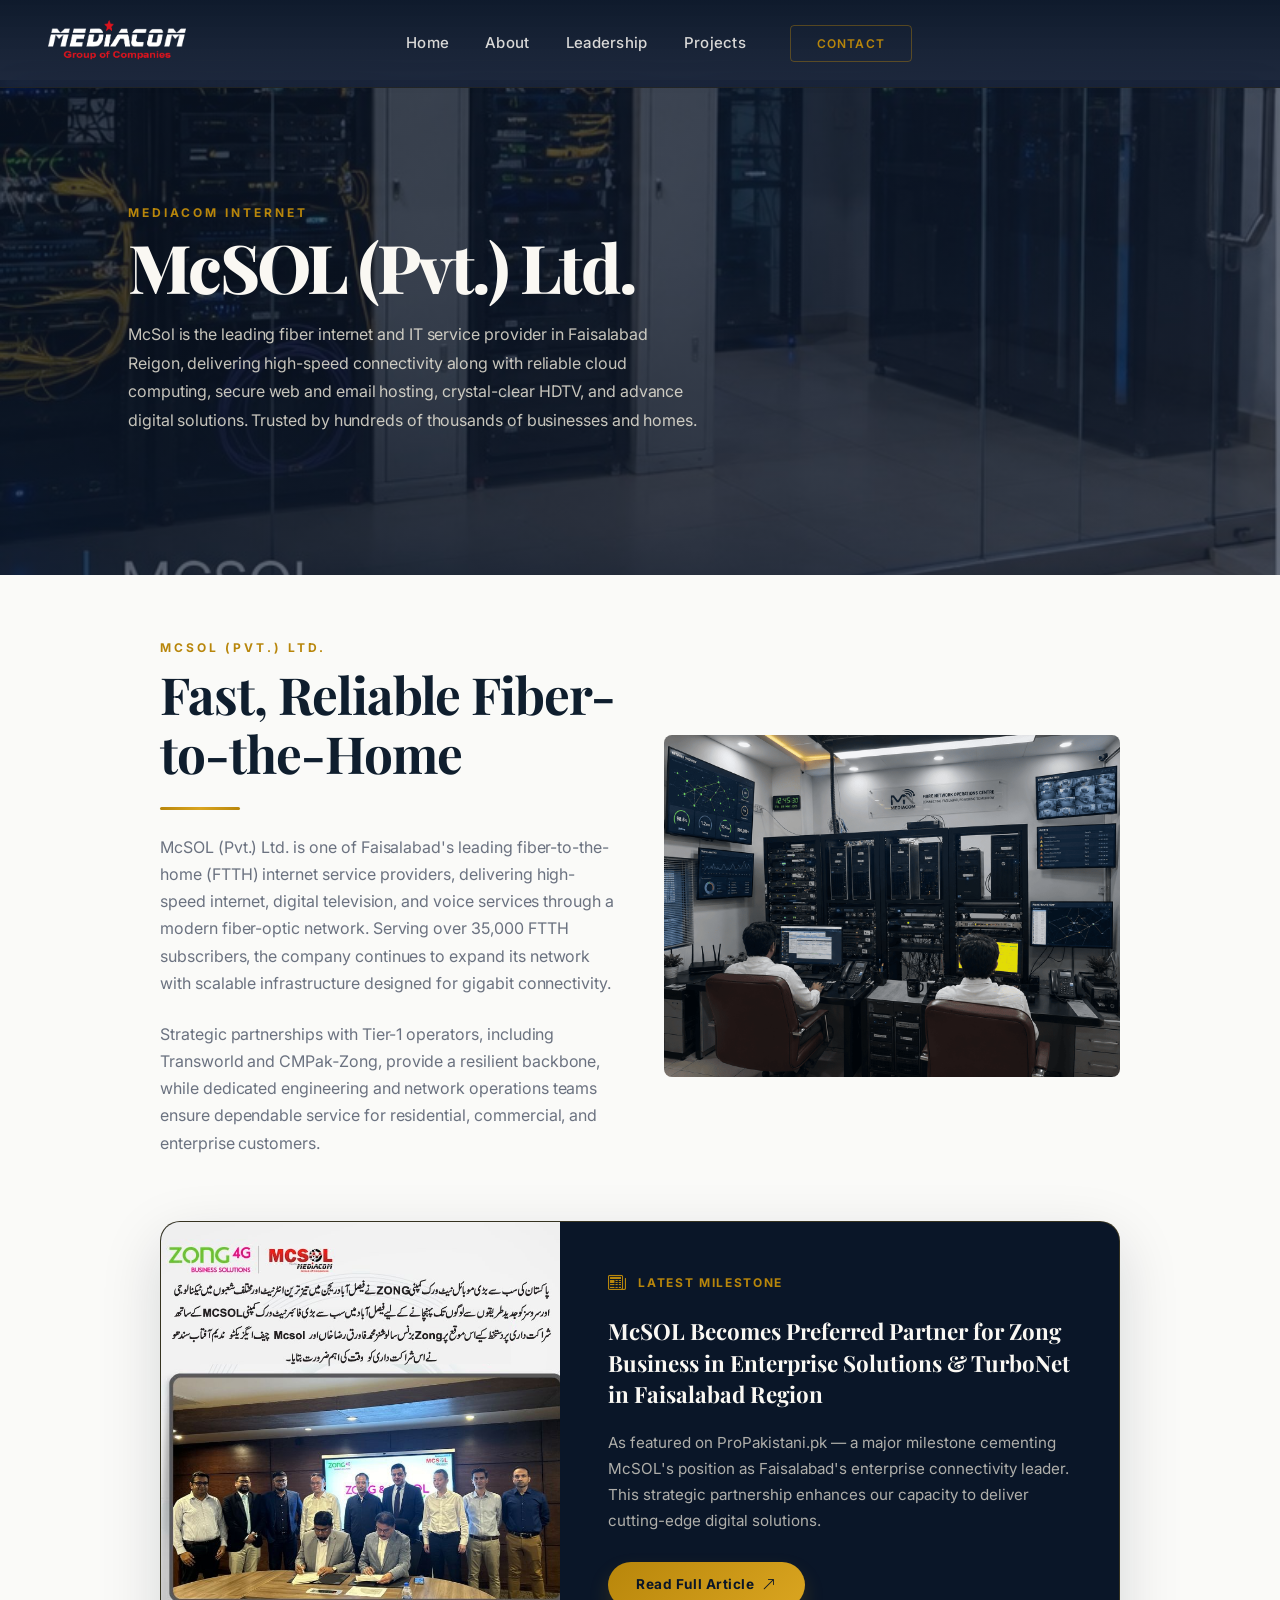
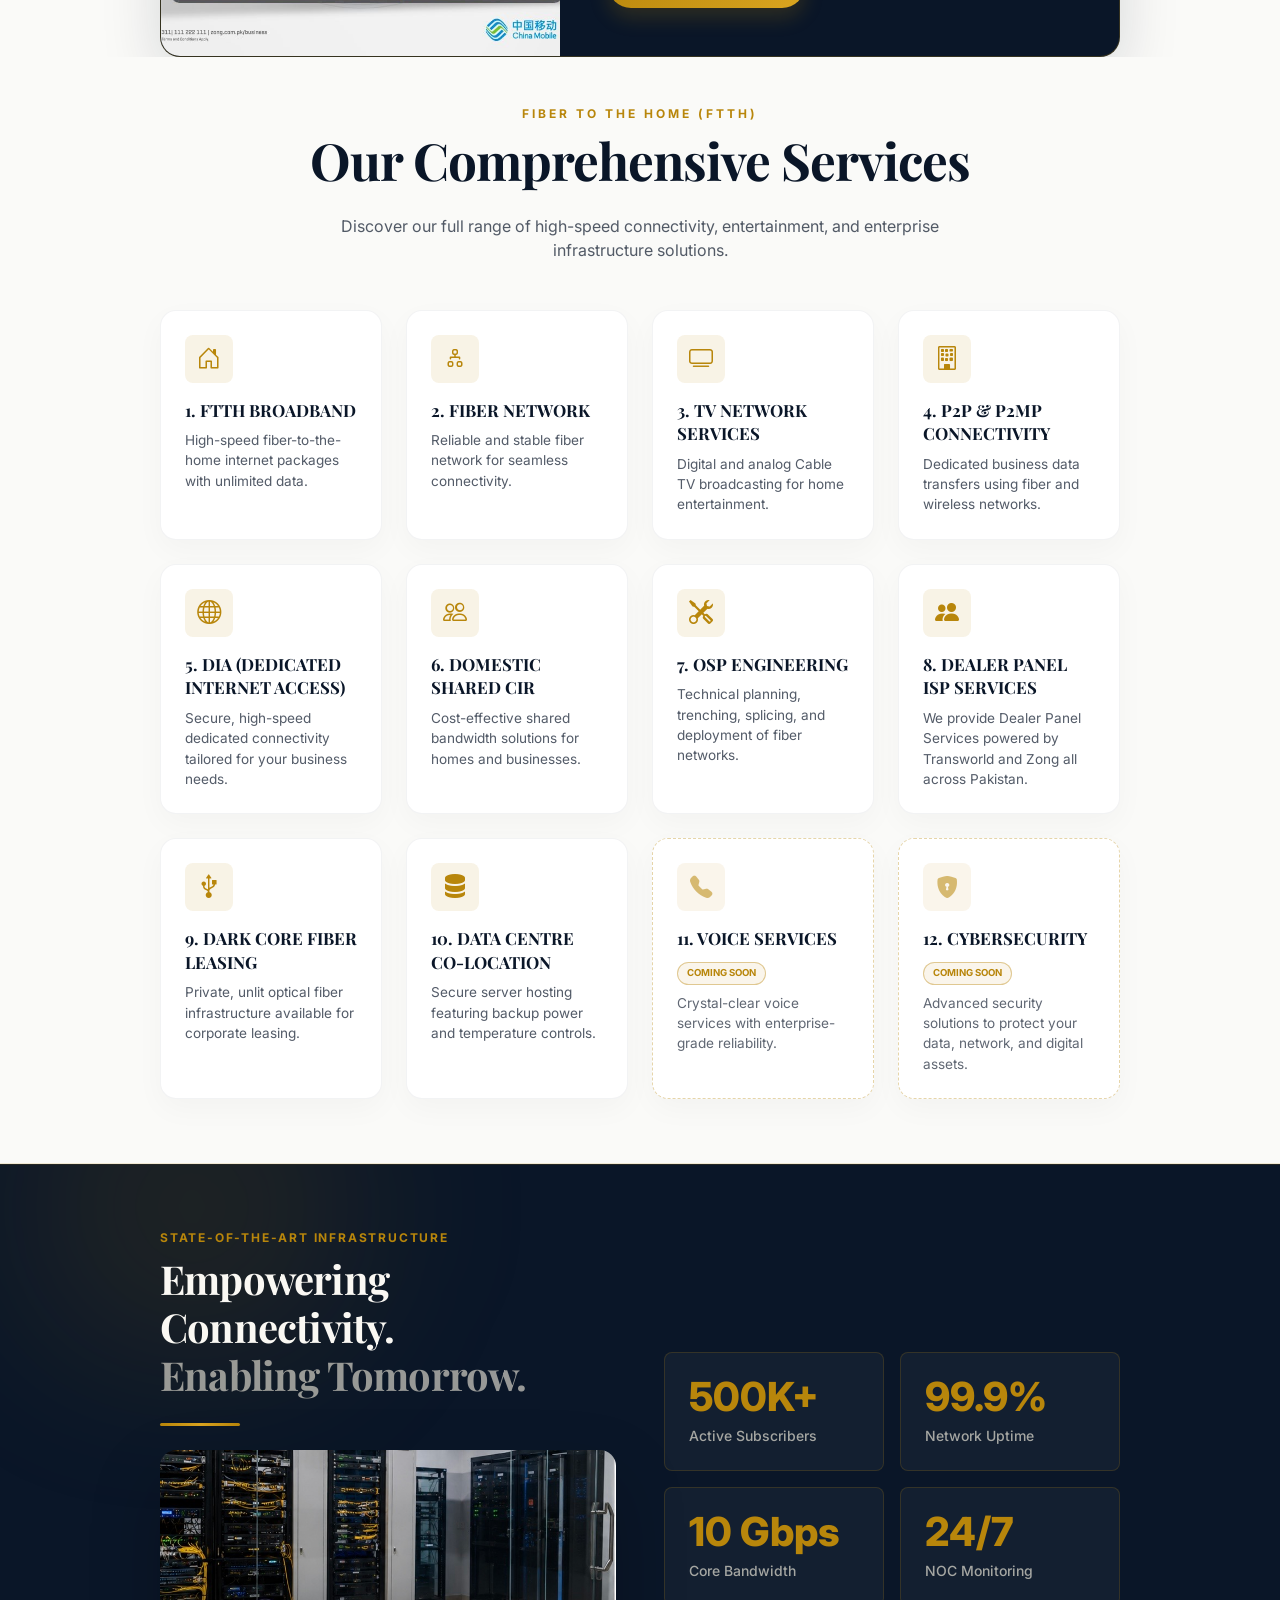
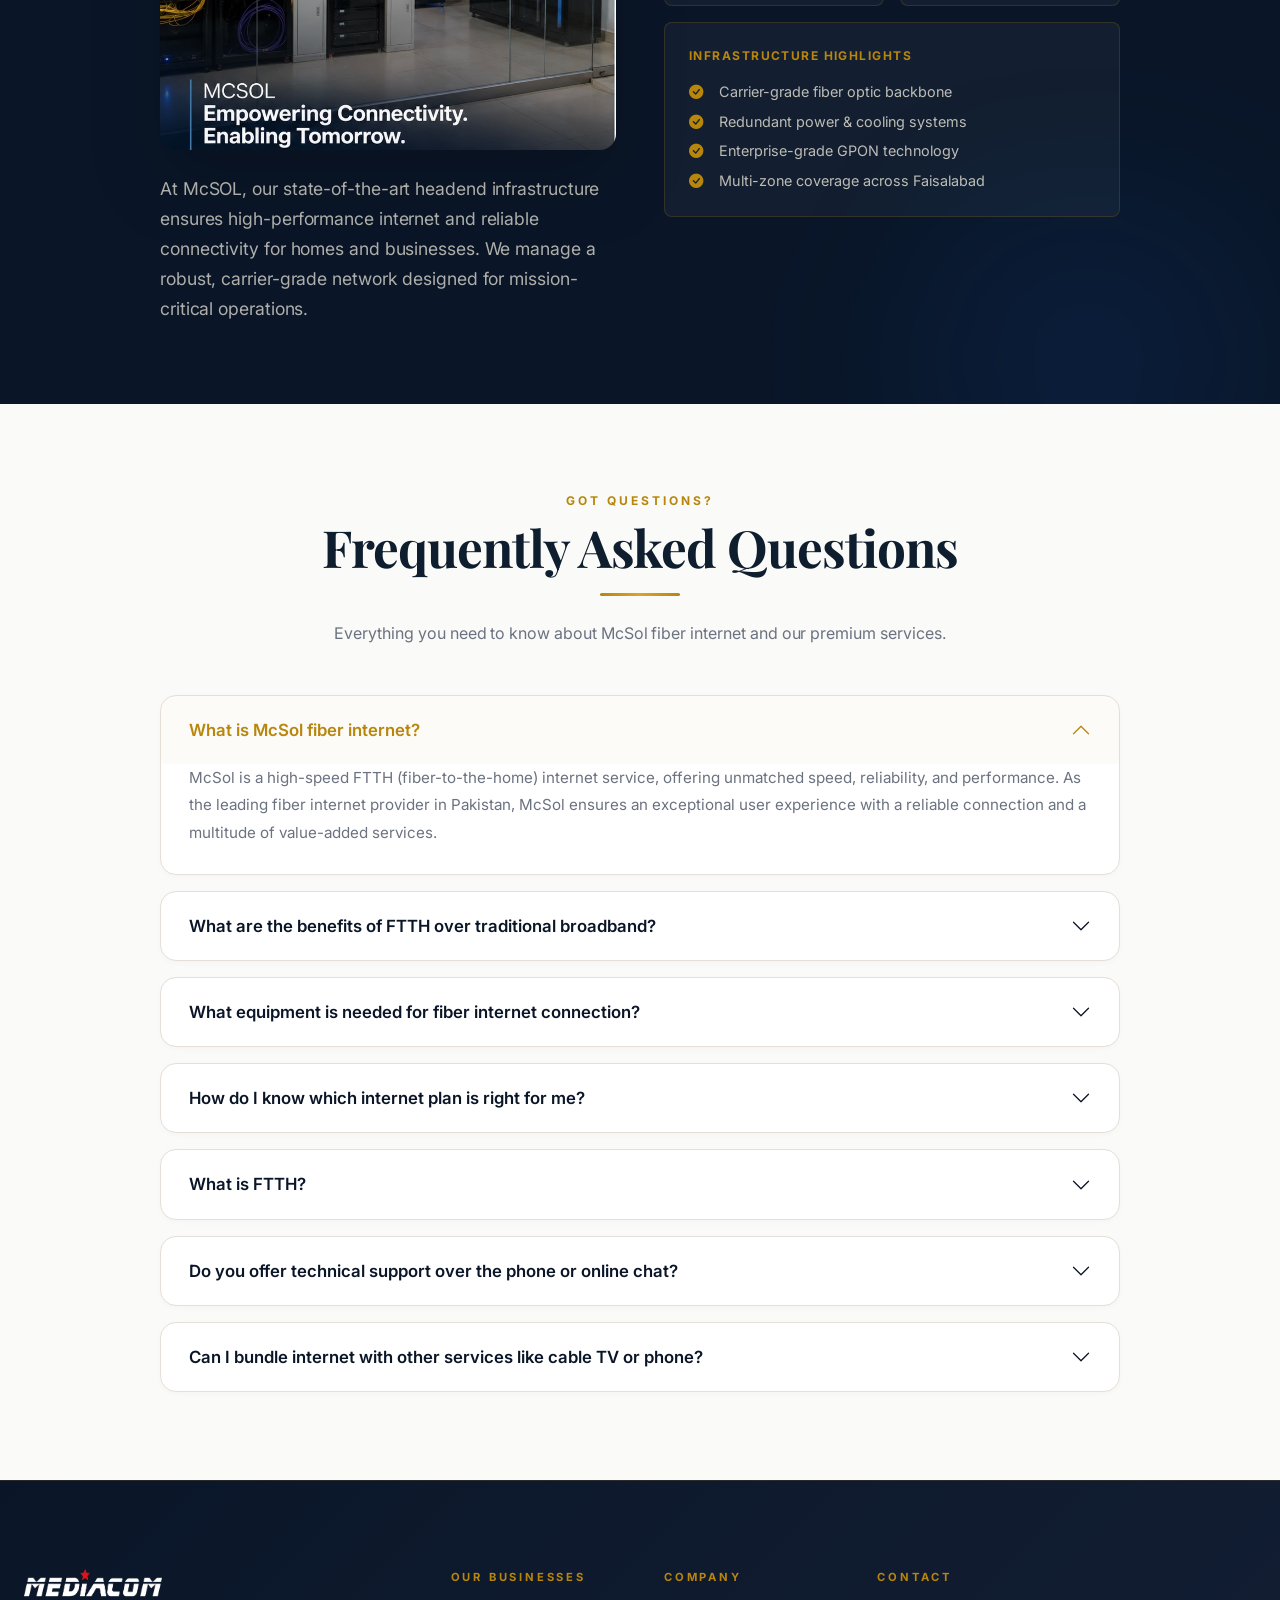
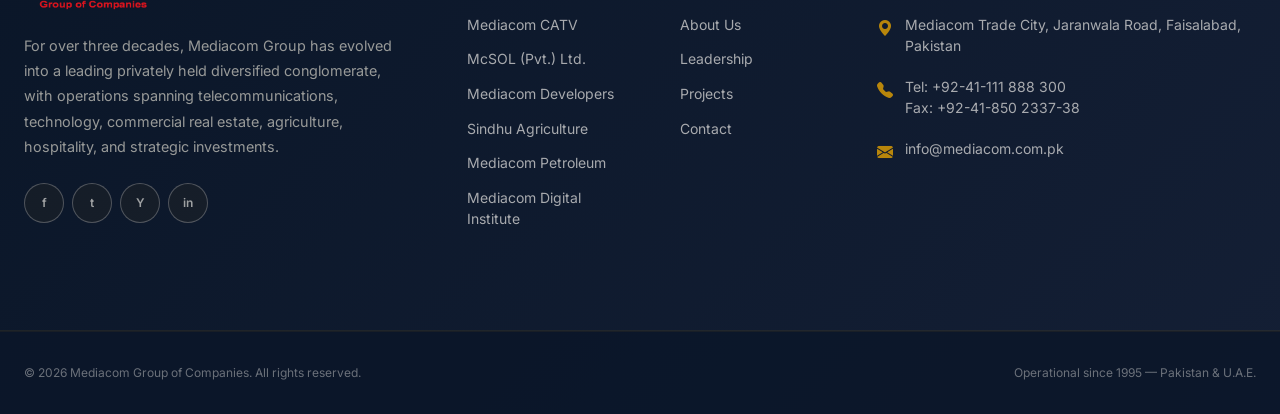
<file: mscol.html>
<!DOCTYPE html>
<html lang="en">

<head>
  <meta charset="UTF-8" />
  <meta name="viewport" content="width=device-width, initial-scale=1.0" />
  <title>McSOL (Pvt.) Ltd. – Mediacom Group</title>
  <meta name="description"
    content="McSOL (Pvt.) Ltd. provides FTTH internet, digital television and voice services on modern fiber-optic infrastructure across Faisalabad." />
  <link rel="preconnect" href="https://fonts.googleapis.com" />
  <link href="https://cdn.jsdelivr.net/npm/bootstrap@5.3.3/dist/css/bootstrap.min.css" rel="stylesheet" />
  <link href="https://cdn.jsdelivr.net/npm/bootstrap-icons@1.11.3/font/bootstrap-icons.css" rel="stylesheet" />
  <link href="css/style.css" rel="stylesheet" />
  <style>
    /* Premium Mobile Fix: Naturally crop out baked-in image text via subtle scaling, avoiding harsh gradient hides */
    @media (max-width: 991px) {

      .hero-bg,
      .data-centre-img {
        transform: scale(1.65);
        transform-origin: top center;
      }

      .page-hero {
        overflow: hidden !important;
      }
    }
  </style>
</head>

<body>

  <!-- NAVBAR -->
  <nav class="navbar navbar-mc navbar-expand-lg">
    <div class="container px-4 px-lg-5 d-flex align-items-center justify-content-between h-100 w-100">
      <a class="d-flex align-items-center gap-2 text-decoration-none" href="index.html">
        <img src="assets/logo-navbar-clean.png" alt="Mediacom Group" class="brand-logo" />
      </a>
      <div class="d-none d-lg-flex align-items-center" style="gap: 2.25rem;">
        <a class="nav-link-mc" href="index.html">Home</a>
        <a class="nav-link-mc" href="about.html">About</a>
        <a class="nav-link-mc" href="leadership.html">Leadership</a>
        <a class="nav-link-mc" href="projects.html">Projects</a>
        <a class="btn-nav-premium" href="contact.html">Contact</a>
      </div>
      <div class="d-flex align-items-center justify-content-end" style="width: 100px;">
        <button class="navbar-toggler d-lg-none" type="button" data-bs-toggle="collapse" data-bs-target="#mobileMenu">
          <span class="navbar-toggler-icon"></span>
        </button>
      </div>
      <div class="collapse d-lg-none w-100" id="mobileMenu"
        style="position:absolute; top:80px; left:0; right:0; background:var(--navy); border-top:1px solid rgba(196,157,77,0.1); padding:1.5rem;">
        <a class="footer-link d-block mb-3" href="index.html">Home</a>
        <a class="footer-link d-block mb-3" href="about.html">About</a>
        <a class="footer-link d-block mb-3" href="leadership.html">Leadership</a>
        <a class="footer-link d-block mb-3" href="projects.html">Projects</a>
        <a class="footer-link d-block mb-4" href="contact.html">Contact</a>
      </div>
    </div>
  </nav>

  <!-- PAGE HERO -->
  <section class="page-hero">
    <img class="hero-bg" src="assets/mcsol pvt/first.jpeg" alt="McSOL FTTH" />
    <div class="hero-overlay"></div>
    <div class="hero-content section-padding w-100">
      <div class="container-wide">
        <p class="section-label mb-2 animate-fade-up">Mediacom Internet</p>
        <h1 class="heading-xl text-cream mb-3 animate-fade-up">McSOL (Pvt.) Ltd.</h1>
        <p class="body-lg animate-fade-up" style="color:rgba(245,240,225,0.8); max-width:36rem;">
          McSol is the leading fiber internet and IT service provider in Faisalabad Reigon, delivering high-speed
          connectivity along with reliable cloud computing, secure web and email hosting, crystal-clear HDTV, and
          advance digital solutions. Trusted by hundreds of thousands of businesses and homes.</p>
      </div>
    </div>
  </section>
  <section class="section-padding-lg pb-0" style="background:var(--bg);">
    <div class="container-wide">
      <div class="row g-5 align-items-center mb-5">
        <div class="col-lg-6 animate-fade-up">
          <p class="section-label mb-2">McSOL (Pvt.) Ltd.</p>
          <h2 class="heading-lg mb-4">Fast, Reliable Fiber-to-the-Home</h2>
          <div class="gold-divider-left mb-4"></div>
          <p class="body-md">
            McSOL (Pvt.) Ltd. is one of Faisalabad's leading fiber-to-the-home (FTTH) internet service providers,
            delivering high-speed internet, digital television, and voice services through a modern fiber-optic network.
            Serving over 35,000 FTTH subscribers, the company continues to expand its network with scalable
            infrastructure designed for gigabit connectivity.
          </p>
          <p class="body-md mt-4">
            Strategic partnerships with Tier-1 operators, including Transworld and CMPak‑Zong, provide a resilient
            backbone, while dedicated engineering and network operations teams ensure dependable service for
            residential, commercial, and enterprise customers.
          </p>
        </div>
        <div class="col-lg-6 animate-fade-up">
          <img src="assets/mcsol pvt/second.png" alt="McSOL FTTH network" class="rounded-3 w-100" loading="lazy" />
        </div>
      </div>

      <!-- ── ZONG PARTNERSHIP HIGHLIGHT ── -->
      <div class="animate-fade-up mt-2 mb-0">
        <div class="row g-0"
          style="background: var(--navy); border-radius: 1.25rem; overflow: hidden; border: 1px solid rgba(184, 134, 11, 0.25); box-shadow: 0 20px 60px rgba(10, 22, 40, 0.15);">
          <!-- Left: Image Panel -->
          <div class="col-lg-5" style="position: relative; overflow: hidden; min-height: 300px;">
            <img src="assets/mcsol pvt/img1.jpeg" alt="McSOL & Zong Signing Ceremony" loading="lazy"
              style="position: absolute; top: 0; left: 0; width: 100%; height: 100%; object-fit: cover;" />
              
          </div>
          <!-- Right: Content Panel -->
          <div class="col-lg-7"
            style="padding: 3rem; display: flex; flex-direction: column; justify-content: center; gap: 1.25rem;">
            <div style="display: flex; align-items: center; gap: 0.75rem;">
              <i class="bi bi-newspaper" style="color: var(--gold); font-size: 1.1rem;"></i>
              <span
                style="color: var(--gold); font-size: 0.75rem; font-weight: 700; letter-spacing: 0.14em; text-transform: uppercase;">Latest
                Milestone</span>
            </div>
            <h3
              style="font-family: var(--font-display); font-size: 1.4rem; font-weight: 700; color: var(--cream); line-height: 1.4; margin: 0;">
              McSOL Becomes Preferred Partner for Zong Business in Enterprise Solutions &amp; TurboNet in Faisalabad
              Region</h3>
            <p style="font-size: 0.95rem; color: rgba(245,240,225,0.7); margin: 0; line-height: 1.7;">As featured on
              ProPakistani.pk — a major milestone cementing McSOL's position as Faisalabad's enterprise connectivity
              leader. This strategic partnership enhances our capacity to deliver cutting-edge digital solutions.</p>
            <div class="mt-2">
              <a href="https://propakistani.pk/2025/03/14/mcsol-becomes-preferred-partner-for-zong-business-in-enterprise-solutions-and-turbonet-in-faisalabad-region/amp/"
                target="_blank" rel="noopener noreferrer"
                style="display: inline-flex; align-items: center; gap: 0.5rem; background: linear-gradient(135deg, #B8860B 0%, #DAA520 100%); color: var(--navy); font-weight: 700; font-size: 0.85rem; padding: 0.8rem 1.75rem; border-radius: 3rem; text-decoration: none; letter-spacing: 0.04em; transition: opacity 0.2s; box-shadow: 0 10px 20px rgba(184, 134, 11, 0.2);">
                Read Full Article <i class="bi bi-arrow-up-right"></i>
              </a>
            </div>
          </div>
        </div>
      </div>
    </div>
  </section>

  <!-- ── COMPREHENSIVE SERVICES GRID ── -->
  <section class="section-padding-lg pt-5 position-relative"
    style="background: var(--bg); border-bottom: 1px solid rgba(184, 134, 11, 0.15);">
    <div class="container-wide">
      <div class="text-center mb-5 animate-fade-up">
        <p class="section-label mb-2 mx-auto" style="color: var(--gold);">Fiber to the Home (FTTH)</p>
        <h2 class="heading-lg text-navy mb-3">Our Comprehensive Services</h2>
        <div class="gold-divider-center mx-auto mb-4"></div>
        <p style="color: rgba(10,22,40,0.7); max-width: 600px; margin: 0 auto;">Discover our full range of high-speed
          connectivity, entertainment, and enterprise infrastructure solutions.</p>
      </div>

            <div class="row g-4">
        <!-- Service 1 -->
        <div class="col-md-6 col-lg-4 col-xl-3 animate-fade-up" style="animation-delay: 0.0s;">
          <div class="h-100 p-4"
            style="background: #ffffff; border-radius: 1rem; border: 1px solid rgba(10,22,40,0.05); box-shadow: 0 10px 30px rgba(0,0,0,0.03); transition: all 0.3s ease; cursor: pointer;"
            onmouseover="this.style.transform='translateY(-8px)'; this.style.borderColor='rgba(184, 134, 11, 0.4)'; this.style.boxShadow='0 15px 30px rgba(10,22,40,0.08)';"
            onmouseout="this.style.transform='translateY(0)'; this.style.borderColor='rgba(10,22,40,0.05)'; this.style.boxShadow='0 10px 30px rgba(0,0,0,0.03)';">
            <div class="mb-3"
              style="width: 48px; height: 48px; background: rgba(184, 134, 11, 0.1); border-radius: 0.5rem; display: flex; align-items: center; justify-content: center;">
              <i class="bi bi-house-door text-gold" style="font-size: 1.5rem;"></i>
            </div>
            <h4 class="text-navy mb-2" style="font-size: 1.05rem; font-weight: 700; line-height: 1.4;">1. FTTH BROADBAND</h4>
            <p style="font-size: 0.85rem; color: rgba(10,22,40,0.7); margin: 0; line-height: 1.5;">High-speed fiber-to-the-home internet packages with unlimited data.</p>
          </div>
        </div>

        <!-- Service 2 -->
        <div class="col-md-6 col-lg-4 col-xl-3 animate-fade-up" style="animation-delay: 0.1s;">
          <div class="h-100 p-4"
            style="background: #ffffff; border-radius: 1rem; border: 1px solid rgba(10,22,40,0.05); box-shadow: 0 10px 30px rgba(0,0,0,0.03); transition: all 0.3s ease; cursor: pointer;"
            onmouseover="this.style.transform='translateY(-8px)'; this.style.borderColor='rgba(184, 134, 11, 0.4)'; this.style.boxShadow='0 15px 30px rgba(10,22,40,0.08)';"
            onmouseout="this.style.transform='translateY(0)'; this.style.borderColor='rgba(10,22,40,0.05)'; this.style.boxShadow='0 10px 30px rgba(0,0,0,0.03)';">
            <div class="mb-3"
              style="width: 48px; height: 48px; background: rgba(184, 134, 11, 0.1); border-radius: 0.5rem; display: flex; align-items: center; justify-content: center;">
              <i class="bi bi-diagram-2 text-gold" style="font-size: 1.5rem;"></i>
            </div>
            <h4 class="text-navy mb-2" style="font-size: 1.05rem; font-weight: 700; line-height: 1.4;">2. FIBER NETWORK</h4>
            <p style="font-size: 0.85rem; color: rgba(10,22,40,0.7); margin: 0; line-height: 1.5;">Reliable and stable fiber network for seamless connectivity.</p>
          </div>
        </div>

        <!-- Service 3 -->
        <div class="col-md-6 col-lg-4 col-xl-3 animate-fade-up" style="animation-delay: 0.0s;">
          <div class="h-100 p-4"
            style="background: #ffffff; border-radius: 1rem; border: 1px solid rgba(10,22,40,0.05); box-shadow: 0 10px 30px rgba(0,0,0,0.03); transition: all 0.3s ease; cursor: pointer;"
            onmouseover="this.style.transform='translateY(-8px)'; this.style.borderColor='rgba(184, 134, 11, 0.4)'; this.style.boxShadow='0 15px 30px rgba(10,22,40,0.08)';"
            onmouseout="this.style.transform='translateY(0)'; this.style.borderColor='rgba(10,22,40,0.05)'; this.style.boxShadow='0 10px 30px rgba(0,0,0,0.03)';">
            <div class="mb-3"
              style="width: 48px; height: 48px; background: rgba(184, 134, 11, 0.1); border-radius: 0.5rem; display: flex; align-items: center; justify-content: center;">
              <i class="bi bi-tv text-gold" style="font-size: 1.5rem;"></i>
            </div>
            <h4 class="text-navy mb-2" style="font-size: 1.05rem; font-weight: 700; line-height: 1.4;">3. TV NETWORK SERVICES</h4>
            <p style="font-size: 0.85rem; color: rgba(10,22,40,0.7); margin: 0; line-height: 1.5;">Digital and analog Cable TV broadcasting for home entertainment.</p>
          </div>
        </div>

        <!-- Service 4 -->
        <div class="col-md-6 col-lg-4 col-xl-3 animate-fade-up" style="animation-delay: 0.1s;">
          <div class="h-100 p-4"
            style="background: #ffffff; border-radius: 1rem; border: 1px solid rgba(10,22,40,0.05); box-shadow: 0 10px 30px rgba(0,0,0,0.03); transition: all 0.3s ease; cursor: pointer;"
            onmouseover="this.style.transform='translateY(-8px)'; this.style.borderColor='rgba(184, 134, 11, 0.4)'; this.style.boxShadow='0 15px 30px rgba(10,22,40,0.08)';"
            onmouseout="this.style.transform='translateY(0)'; this.style.borderColor='rgba(10,22,40,0.05)'; this.style.boxShadow='0 10px 30px rgba(0,0,0,0.03)';">
            <div class="mb-3"
              style="width: 48px; height: 48px; background: rgba(184, 134, 11, 0.1); border-radius: 0.5rem; display: flex; align-items: center; justify-content: center;">
              <i class="bi bi-building text-gold" style="font-size: 1.5rem;"></i>
            </div>
            <h4 class="text-navy mb-2" style="font-size: 1.05rem; font-weight: 700; line-height: 1.4;">4. P2P &amp; P2MP CONNECTIVITY</h4>
            <p style="font-size: 0.85rem; color: rgba(10,22,40,0.7); margin: 0; line-height: 1.5;">Dedicated business data transfers using fiber and wireless networks.</p>
          </div>
        </div>

        <!-- Service 5 -->
        <div class="col-md-6 col-lg-4 col-xl-3 animate-fade-up" style="animation-delay: 0.0s;">
          <div class="h-100 p-4"
            style="background: #ffffff; border-radius: 1rem; border: 1px solid rgba(10,22,40,0.05); box-shadow: 0 10px 30px rgba(0,0,0,0.03); transition: all 0.3s ease; cursor: pointer;"
            onmouseover="this.style.transform='translateY(-8px)'; this.style.borderColor='rgba(184, 134, 11, 0.4)'; this.style.boxShadow='0 15px 30px rgba(10,22,40,0.08)';"
            onmouseout="this.style.transform='translateY(0)'; this.style.borderColor='rgba(10,22,40,0.05)'; this.style.boxShadow='0 10px 30px rgba(0,0,0,0.03)';">
            <div class="mb-3"
              style="width: 48px; height: 48px; background: rgba(184, 134, 11, 0.1); border-radius: 0.5rem; display: flex; align-items: center; justify-content: center;">
              <i class="bi bi-globe text-gold" style="font-size: 1.5rem;"></i>
            </div>
            <h4 class="text-navy mb-2" style="font-size: 1.05rem; font-weight: 700; line-height: 1.4;">5. DIA (DEDICATED INTERNET ACCESS)</h4>
            <p style="font-size: 0.85rem; color: rgba(10,22,40,0.7); margin: 0; line-height: 1.5;">Secure, high-speed dedicated connectivity tailored for your business needs.</p>
          </div>
        </div>

        <!-- Service 6 -->
        <div class="col-md-6 col-lg-4 col-xl-3 animate-fade-up" style="animation-delay: 0.1s;">
          <div class="h-100 p-4"
            style="background: #ffffff; border-radius: 1rem; border: 1px solid rgba(10,22,40,0.05); box-shadow: 0 10px 30px rgba(0,0,0,0.03); transition: all 0.3s ease; cursor: pointer;"
            onmouseover="this.style.transform='translateY(-8px)'; this.style.borderColor='rgba(184, 134, 11, 0.4)'; this.style.boxShadow='0 15px 30px rgba(10,22,40,0.08)';"
            onmouseout="this.style.transform='translateY(0)'; this.style.borderColor='rgba(10,22,40,0.05)'; this.style.boxShadow='0 10px 30px rgba(0,0,0,0.03)';">
            <div class="mb-3"
              style="width: 48px; height: 48px; background: rgba(184, 134, 11, 0.1); border-radius: 0.5rem; display: flex; align-items: center; justify-content: center;">
              <i class="bi bi-people text-gold" style="font-size: 1.5rem;"></i>
            </div>
            <h4 class="text-navy mb-2" style="font-size: 1.05rem; font-weight: 700; line-height: 1.4;">6. DOMESTIC SHARED CIR</h4>
            <p style="font-size: 0.85rem; color: rgba(10,22,40,0.7); margin: 0; line-height: 1.5;">Cost-effective shared bandwidth solutions for homes and businesses.</p>
          </div>
        </div>

        <!-- Service 7 -->
        <div class="col-md-6 col-lg-4 col-xl-3 animate-fade-up" style="animation-delay: 0.0s;">
          <div class="h-100 p-4"
            style="background: #ffffff; border-radius: 1rem; border: 1px solid rgba(10,22,40,0.05); box-shadow: 0 10px 30px rgba(0,0,0,0.03); transition: all 0.3s ease; cursor: pointer;"
            onmouseover="this.style.transform='translateY(-8px)'; this.style.borderColor='rgba(184, 134, 11, 0.4)'; this.style.boxShadow='0 15px 30px rgba(10,22,40,0.08)';"
            onmouseout="this.style.transform='translateY(0)'; this.style.borderColor='rgba(10,22,40,0.05)'; this.style.boxShadow='0 10px 30px rgba(0,0,0,0.03)';">
            <div class="mb-3"
              style="width: 48px; height: 48px; background: rgba(184, 134, 11, 0.1); border-radius: 0.5rem; display: flex; align-items: center; justify-content: center;">
              <i class="bi bi-tools text-gold" style="font-size: 1.5rem;"></i>
            </div>
            <h4 class="text-navy mb-2" style="font-size: 1.05rem; font-weight: 700; line-height: 1.4;">7. OSP ENGINEERING</h4>
            <p style="font-size: 0.85rem; color: rgba(10,22,40,0.7); margin: 0; line-height: 1.5;">Technical planning, trenching, splicing, and deployment of fiber networks.</p>
          </div>
        </div>

        <!-- Service 8 -->
        <div class="col-md-6 col-lg-4 col-xl-3 animate-fade-up" style="animation-delay: 0.1s;">
          <div class="h-100 p-4"
            style="background: #ffffff; border-radius: 1rem; border: 1px solid rgba(10,22,40,0.05); box-shadow: 0 10px 30px rgba(0,0,0,0.03); transition: all 0.3s ease; cursor: pointer;"
            onmouseover="this.style.transform='translateY(-8px)'; this.style.borderColor='rgba(184, 134, 11, 0.4)'; this.style.boxShadow='0 15px 30px rgba(10,22,40,0.08)';"
            onmouseout="this.style.transform='translateY(0)'; this.style.borderColor='rgba(10,22,40,0.05)'; this.style.boxShadow='0 10px 30px rgba(0,0,0,0.03)';">
            <div class="mb-3"
              style="width: 48px; height: 48px; background: rgba(184, 134, 11, 0.1); border-radius: 0.5rem; display: flex; align-items: center; justify-content: center;">
              <i class="bi bi-people-fill text-gold" style="font-size: 1.5rem;"></i>
            </div>
            <h4 class="text-navy mb-2" style="font-size: 1.05rem; font-weight: 700; line-height: 1.4;">8. DEALER PANEL ISP SERVICES</h4>
            <p style="font-size: 0.85rem; color: rgba(10,22,40,0.7); margin: 0; line-height: 1.5;">We provide Dealer Panel Services powered by Transworld and Zong all across Pakistan.</p>
          </div>
        </div>

        <!-- Service 9 -->
        <div class="col-md-6 col-lg-4 col-xl-3 animate-fade-up" style="animation-delay: 0.0s;">
          <div class="h-100 p-4"
            style="background: #ffffff; border-radius: 1rem; border: 1px solid rgba(10,22,40,0.05); box-shadow: 0 10px 30px rgba(0,0,0,0.03); transition: all 0.3s ease; cursor: pointer;"
            onmouseover="this.style.transform='translateY(-8px)'; this.style.borderColor='rgba(184, 134, 11, 0.4)'; this.style.boxShadow='0 15px 30px rgba(10,22,40,0.08)';"
            onmouseout="this.style.transform='translateY(0)'; this.style.borderColor='rgba(10,22,40,0.05)'; this.style.boxShadow='0 10px 30px rgba(0,0,0,0.03)';">
            <div class="mb-3"
              style="width: 48px; height: 48px; background: rgba(184, 134, 11, 0.1); border-radius: 0.5rem; display: flex; align-items: center; justify-content: center;">
              <i class="bi bi-usb-symbol text-gold" style="font-size: 1.5rem;"></i>
            </div>
            <h4 class="text-navy mb-2" style="font-size: 1.05rem; font-weight: 700; line-height: 1.4;">9. DARK CORE FIBER LEASING</h4>
            <p style="font-size: 0.85rem; color: rgba(10,22,40,0.7); margin: 0; line-height: 1.5;">Private, unlit optical fiber infrastructure available for corporate leasing.</p>
          </div>
        </div>

        <!-- Service 10 -->
        <div class="col-md-6 col-lg-4 col-xl-3 animate-fade-up" style="animation-delay: 0.1s;">
          <div class="h-100 p-4"
            style="background: #ffffff; border-radius: 1rem; border: 1px solid rgba(10,22,40,0.05); box-shadow: 0 10px 30px rgba(0,0,0,0.03); transition: all 0.3s ease; cursor: pointer;"
            onmouseover="this.style.transform='translateY(-8px)'; this.style.borderColor='rgba(184, 134, 11, 0.4)'; this.style.boxShadow='0 15px 30px rgba(10,22,40,0.08)';"
            onmouseout="this.style.transform='translateY(0)'; this.style.borderColor='rgba(10,22,40,0.05)'; this.style.boxShadow='0 10px 30px rgba(0,0,0,0.03)';">
            <div class="mb-3"
              style="width: 48px; height: 48px; background: rgba(184, 134, 11, 0.1); border-radius: 0.5rem; display: flex; align-items: center; justify-content: center;">
              <i class="bi bi-server text-gold" style="font-size: 1.5rem;"></i>
            </div>
            <h4 class="text-navy mb-2" style="font-size: 1.05rem; font-weight: 700; line-height: 1.4;">10. DATA CENTRE CO-LOCATION</h4>
            <p style="font-size: 0.85rem; color: rgba(10,22,40,0.7); margin: 0; line-height: 1.5;">Secure server hosting featuring backup power and temperature controls.</p>
          </div>
        </div>

        <!-- Service 11 -->
        <div class="col-md-6 col-lg-4 col-xl-3 animate-fade-up" style="animation-delay: 0.0s;">
          <div class="h-100 p-4"
            style="background: #ffffff; border-radius: 1rem; border: 1px dashed rgba(184,134,11,0.35); box-shadow: 0 10px 30px rgba(0,0,0,0.03); transition: all 0.3s ease;">
            <div class="mb-3"
              style="width: 48px; height: 48px; background: rgba(184,134,11,0.08); border-radius: 0.5rem; display: flex; align-items: center; justify-content: center;">
              <i class="bi bi-telephone-fill" style="font-size: 1.4rem; color: rgba(184,134,11,0.55);"></i>
            </div>
            <div class="d-flex align-items-start gap-2 flex-wrap mb-2">
              <h4 class="text-navy mb-0" style="font-size: 1.05rem; font-weight: 700; line-height: 1.4;">11. VOICE SERVICES</h4>
              <span style="font-size: 0.6rem; background: rgba(184,134,11,0.08); border: 1px solid rgba(184,134,11,0.4); color: var(--gold); padding: 0.2rem 0.55rem; border-radius: 2rem; font-weight: 700; white-space: nowrap; margin-top: 3px;">COMING SOON</span>
            </div>
            <p style="font-size: 0.85rem; color: rgba(10,22,40,0.65); margin: 0; line-height: 1.5;">Crystal-clear voice services with enterprise-grade reliability.</p>
          </div>
        </div>

        <!-- Service 12 -->
        <div class="col-md-6 col-lg-4 col-xl-3 animate-fade-up" style="animation-delay: 0.1s;">
          <div class="h-100 p-4"
            style="background: #ffffff; border-radius: 1rem; border: 1px dashed rgba(184,134,11,0.35); box-shadow: 0 10px 30px rgba(0,0,0,0.03); transition: all 0.3s ease;">
            <div class="mb-3"
              style="width: 48px; height: 48px; background: rgba(184,134,11,0.08); border-radius: 0.5rem; display: flex; align-items: center; justify-content: center;">
              <i class="bi bi-shield-lock-fill" style="font-size: 1.4rem; color: rgba(184,134,11,0.55);"></i>
            </div>
            <div class="d-flex align-items-start gap-2 flex-wrap mb-2">
              <h4 class="text-navy mb-0" style="font-size: 1.05rem; font-weight: 700; line-height: 1.4;">12. CYBERSECURITY</h4>
              <span style="font-size: 0.6rem; background: rgba(184,134,11,0.08); border: 1px solid rgba(184,134,11,0.4); color: var(--gold); padding: 0.2rem 0.55rem; border-radius: 2rem; font-weight: 700; white-space: nowrap; margin-top: 3px;">COMING SOON</span>
            </div>
            <p style="font-size: 0.85rem; color: rgba(10,22,40,0.65); margin: 0; line-height: 1.5;">Advanced security solutions to protect your data, network, and digital assets.</p>
          </div>
        </div>
      </div>
  </section>



  <!-- ── INFRASTRUCTURE & DATA CENTRE ── -->
  <section class="section-padding-lg position-relative"
    style="background: var(--navy); border-top: 1px solid rgba(184, 134, 11, 0.15); overflow: hidden;">
    <!-- Abstract glow background -->
    <div
      style="position: absolute; top: -20%; left: -10%; width: 50%; height: 50%; background: radial-gradient(circle, rgba(184,134,11,0.15) 0%, rgba(10,22,40,0) 70%); filter: blur(60px); z-index: 0;">
    </div>
    <div
      style="position: absolute; bottom: -20%; right: -10%; width: 50%; height: 50%; background: radial-gradient(circle, rgba(13,110,253,0.1) 0%, rgba(10,22,40,0) 70%); filter: blur(60px); z-index: 0;">
    </div>

    <div class="container-wide position-relative" style="z-index: 1;">
      <div class="row align-items-center g-5">
        <div class="col-lg-6 animate-fade-up">
          <p class="section-label mb-2"
            style="color: var(--gold); letter-spacing: 0.15em; text-transform: uppercase; font-size: 0.75rem; font-weight: 700;">
            State-of-the-Art Infrastructure</p>
          <h2 class="heading-lg text-cream mb-4" style="font-size: 2.5rem; line-height: 1.2;">Empowering
            Connectivity.<br><span style="color: rgba(245,240,225,0.6);">Enabling Tomorrow.</span></h2>
          <div class="gold-divider-left mb-4"></div>
          <div class="rounded-4 overflow-hidden mb-4" style="box-shadow: 0 30px 70px rgba(0,0,0,0.22);">
            <img src="assets/mcsol pvt/first.jpeg" alt="McSOL infrastructure overview" loading="lazy" class="w-100"
              style="height: 300px; object-fit: cover;" />
          </div>
          <p class="body-lg" style="color: rgba(245,240,225,0.7); font-size: 1.1rem; line-height: 1.7;">
            At McSOL, our state-of-the-art headend infrastructure ensures high-performance internet and reliable
            connectivity for homes and businesses. We manage a robust, carrier-grade network designed for
            mission-critical operations.
          </p>


        </div>

        <div class="col-lg-6 animate-fade-up">
          <div class="row g-3 align-items-stretch justify-content-center">
            <!-- Metric 1 -->
            <div class="col-6">
              <div class="p-4 rounded-3" style="background: rgba(255,255,255,0.04); border: 1px solid rgba(184,134,11,0.2); height: 100%;">
                <div class="text-gold" style="font-size: 2.5rem; font-weight: 800; line-height: 1; font-family: var(--font-body);">500K+</div>
                <div class="mt-2" style="font-size: 0.875rem; color: rgba(245,240,225,0.65); font-weight: 500;">Active Subscribers</div>
              </div>
            </div>
            <!-- Metric 2 -->
            <div class="col-6">
              <div class="p-4 rounded-3" style="background: rgba(255,255,255,0.04); border: 1px solid rgba(184,134,11,0.2); height: 100%;">
                <div class="text-gold" style="font-size: 2.5rem; font-weight: 800; line-height: 1; font-family: var(--font-body);">99.9%</div>
                <div class="mt-2" style="font-size: 0.875rem; color: rgba(245,240,225,0.65); font-weight: 500;">Network Uptime</div>
              </div>
            </div>
            <!-- Metric 3 -->
            <div class="col-6">
              <div class="p-4 rounded-3" style="background: rgba(255,255,255,0.04); border: 1px solid rgba(184,134,11,0.2); height: 100%;">
                <div class="text-gold" style="font-size: 2.5rem; font-weight: 800; line-height: 1; font-family: var(--font-body);">10 Gbps</div>
                <div class="mt-2" style="font-size: 0.875rem; color: rgba(245,240,225,0.65); font-weight: 500;">Core Bandwidth</div>
              </div>
            </div>
            <!-- Metric 4 -->
            <div class="col-6">
              <div class="p-4 rounded-3" style="background: rgba(255,255,255,0.04); border: 1px solid rgba(184,134,11,0.2); height: 100%;">
                <div class="text-gold" style="font-size: 2.5rem; font-weight: 800; line-height: 1; font-family: var(--font-body);">24/7</div>
                <div class="mt-2" style="font-size: 0.875rem; color: rgba(245,240,225,0.65); font-weight: 500;">NOC Monitoring</div>
              </div>
            </div>
            <!-- Feature List -->
            <div class="col-12">
              <div class="p-4 rounded-3" style="background: rgba(255,255,255,0.04); border: 1px solid rgba(184,134,11,0.2);">
                <p class="text-gold mb-3" style="font-size: 0.75rem; font-weight: 700; letter-spacing: 0.12em; text-transform: uppercase;">Infrastructure Highlights</p>
                <div class="d-flex flex-column gap-2">
                  <div class="d-flex align-items-center gap-3">
                    <i class="bi bi-check-circle-fill text-gold" style="font-size: 0.9rem; flex-shrink:0;"></i>
                    <span style="font-size: 0.9rem; color: rgba(245,240,225,0.75);">Carrier-grade fiber optic backbone</span>
                  </div>
                  <div class="d-flex align-items-center gap-3">
                    <i class="bi bi-check-circle-fill text-gold" style="font-size: 0.9rem; flex-shrink:0;"></i>
                    <span style="font-size: 0.9rem; color: rgba(245,240,225,0.75);">Redundant power & cooling systems</span>
                  </div>
                  <div class="d-flex align-items-center gap-3">
                    <i class="bi bi-check-circle-fill text-gold" style="font-size: 0.9rem; flex-shrink:0;"></i>
                    <span style="font-size: 0.9rem; color: rgba(245,240,225,0.75);">Enterprise-grade GPON technology</span>
                  </div>
                  <div class="d-flex align-items-center gap-3">
                    <i class="bi bi-check-circle-fill text-gold" style="font-size: 0.9rem; flex-shrink:0;"></i>
                    <span style="font-size: 0.9rem; color: rgba(245,240,225,0.75);">Multi-zone coverage across Faisalabad</span>
                  </div>
                </div>
              </div>
            </div>
          </div>
        </div>
      </div>
    </div>
  </section>

  <!-- ═══════════════ FAQ SECTION ═══════════════ -->
  <section class="section-padding" style="background:var(--muted-bg);">
    <div class="container-narrow">
      <div class="text-center mb-5">
        <p class="section-label mb-2 animate-fade-up">Got Questions?</p>
        <h2 class="heading-lg mb-3 animate-fade-up">Frequently Asked Questions</h2>
        <div class="gold-divider mb-4 animate-fade-up"></div>
        <p class="body-md mx-auto animate-fade-up" style="max-width:40rem;">Everything you need to know about McSol fiber internet and our premium services.</p>
      </div>

      <div class="accordion accordion-mc animate-fade-up" id="faqAccordion">
        <!-- Q1 -->
        <div class="accordion-item">
          <h2 class="accordion-header" id="headingOne">
            <button class="accordion-button" type="button" data-bs-toggle="collapse" data-bs-target="#collapseOne" aria-expanded="true" aria-controls="collapseOne">
              What is McSol fiber internet?
            </button>
          </h2>
          <div id="collapseOne" class="accordion-collapse collapse show" aria-labelledby="headingOne" data-bs-parent="#faqAccordion">
            <div class="accordion-body">
              McSol is a high-speed FTTH (fiber-to-the-home) internet service, offering unmatched speed, reliability, and performance. As the leading fiber internet provider in Pakistan, McSol ensures an exceptional user experience with a reliable connection and a multitude of value-added services.
            </div>
          </div>
        </div>

        <!-- Q2 -->
        <div class="accordion-item">
          <h2 class="accordion-header" id="headingTwo">
            <button class="accordion-button collapsed" type="button" data-bs-toggle="collapse" data-bs-target="#collapseTwo" aria-expanded="false" aria-controls="collapseTwo">
              What are the benefits of FTTH over traditional broadband?
            </button>
          </h2>
          <div id="collapseTwo" class="accordion-collapse collapse" aria-labelledby="headingTwo" data-bs-parent="#faqAccordion">
            <div class="accordion-body">
              FTTH offers significantly higher internet speeds, making it ideal for streaming, gaming, and large file downloads. Fiber optic cables are less susceptible to interference and weather conditions, providing a more stable connection.
            </div>
          </div>
        </div>

        <!-- Q3 -->
        <div class="accordion-item">
          <h2 class="accordion-header" id="headingThree">
            <button class="accordion-button collapsed" type="button" data-bs-toggle="collapse" data-bs-target="#collapseThree" aria-expanded="false" aria-controls="collapseThree">
              What equipment is needed for fiber internet connection?
            </button>
          </h2>
          <div id="collapseThree" class="accordion-collapse collapse" aria-labelledby="headingThree" data-bs-parent="#faqAccordion">
            <div class="accordion-body">
              For McSol fiber internet service, you will need an Optical Network Terminal (ONT) installed at your home, and fiber optic cables. A router is also required if you need to extend signals.
            </div>
          </div>
        </div>

        <!-- Q4 -->
        <div class="accordion-item">
          <h2 class="accordion-header" id="headingFour">
            <button class="accordion-button collapsed" type="button" data-bs-toggle="collapse" data-bs-target="#collapseFour" aria-expanded="false" aria-controls="collapseFour">
              How do I know which internet plan is right for me?
            </button>
          </h2>
          <div id="collapseFour" class="accordion-collapse collapse" aria-labelledby="headingFour" data-bs-parent="#faqAccordion">
            <div class="accordion-body">
              The best plan for you depends on your internet usage. If you are a heavy internet user who streams, games, or works online, you might benefit from our high-speed fiber internet packages. Our support representatives are adept at understanding your needs and guiding you to the most suitable plan.
            </div>
          </div>
        </div>

        <!-- Q5 -->
        <div class="accordion-item">
          <h2 class="accordion-header" id="headingFive">
            <button class="accordion-button collapsed" type="button" data-bs-toggle="collapse" data-bs-target="#collapseFive" aria-expanded="false" aria-controls="collapseFive">
              What is FTTH?
            </button>
          </h2>
          <div id="collapseFive" class="accordion-collapse collapse" aria-labelledby="headingFive" data-bs-parent="#faqAccordion">
            <div class="accordion-body">
              FTTH (Fiber to the Home) is a technology that uses fiber optic cables to deliver high-speed internet directly to homes. This technology offers faster speeds and more reliable connections compared to traditional copper wires, ensuring that customers receive the best internet service in Pakistan.
            </div>
          </div>
        </div>

        <!-- Q6 -->
        <div class="accordion-item">
          <h2 class="accordion-header" id="headingSix">
            <button class="accordion-button collapsed" type="button" data-bs-toggle="collapse" data-bs-target="#collapseSix" aria-expanded="false" aria-controls="collapseSix">
              Do you offer technical support over the phone or online chat?
            </button>
          </h2>
          <div id="collapseSix" class="accordion-collapse collapse" aria-labelledby="headingSix" data-bs-parent="#faqAccordion">
            <div class="accordion-body">
              Yes, we offer 24/7 technical support over the phone and through chat. You can call us at <strong>+92-41-111 888 300</strong> or drop a text on our WhatsApp.
            </div>
          </div>
        </div>

        <!-- Q7 -->
        <div class="accordion-item">
          <h2 class="accordion-header" id="headingSeven">
            <button class="accordion-button collapsed" type="button" data-bs-toggle="collapse" data-bs-target="#collapseSeven" aria-expanded="false" aria-controls="collapseSeven">
              Can I bundle internet with other services like cable TV or phone?
            </button>
          </h2>
          <div id="collapseSeven" class="accordion-collapse collapse" aria-labelledby="headingSeven" data-bs-parent="#faqAccordion">
            <div class="accordion-body">
              Absolutely! We offer convenient bundled packages that combine high-speed internet with cable TV or phone service. Moreover, you can enhance your experience further by pairing your services with our Value-Added Services, providing a comprehensive solution tailored to your needs.
            </div>
          </div>
        </div>

      </div>
    </div>
  </section>

  <!-- FOOTER -->
  <footer class="site-footer">
    <div class="footer-top section-padding">
      <div class="container-wide">
        <div class="row g-5">
          <div class="col-lg-4">
            <img src="assets/logo-navbar-clean.png" alt="Mediacom Group" class="brand-logo mb-3" />
            <p style="font-size:0.9rem; color:rgba(245,240,225,0.6); line-height:1.75; margin-bottom:1.5rem;">For over
              three decades, Mediacom Group has evolved into a leading privately held diversified conglomerate, with
              operations spanning telecommunications, technology, commercial real estate, agriculture, hospitality, and
              strategic investments.</p>
            <div class="d-flex gap-2">
              <a href="#" class="footer-social-btn">f</a><a href="#" class="footer-social-btn">t</a><a href="#"
                class="footer-social-btn">Y</a><a href="#" class="footer-social-btn">in</a>
            </div>
          </div>
          <div class="col-sm-6 col-lg-2">
            <div class="footer-heading">Our Businesses</div>
            <a href="telecom.html" class="footer-link">Mediacom CATV</a>
            <a href="mscol.html" class="footer-link">McSOL (Pvt.) Ltd.</a>
            <a href="real-estate.html" class="footer-link">Mediacom Developers</a>
            <a href="agriculture.html" class="footer-link">Sindhu Agriculture</a>
            <a href="petroleum.html" class="footer-link">Mediacom Petroleum</a>
            <a href="digital-institute.html" class="footer-link">Mediacom Digital Institute</a>
          </div>
          <div class="col-sm-6 col-lg-2">
            <div class="footer-heading">Company</div>
            <a href="about.html" class="footer-link">About Us</a>
            <a href="leadership.html" class="footer-link">Leadership</a>
            <a href="projects.html" class="footer-link">Projects</a>
            <a href="contact.html" class="footer-link">Contact</a>
          </div>
          <div class="col-lg-4">
            <div class="footer-heading">Contact</div>
            <div class="footer-contact-item"><i class="bi bi-geo-alt-fill footer-contact-icon"></i><span
                class="footer-contact-text">Mediacom Trade City, Jaranwala Road, Faisalabad, Pakistan</span></div>
            <div class="footer-contact-item"><i class="bi bi-telephone-fill footer-contact-icon"></i>
              <div>
                <div class="footer-contact-text">Tel: +92-41-111 888 300</div>
                <div class="footer-contact-text">Fax: +92-41-850 2337-38</div>
              </div>
            </div>
            <div class="footer-contact-item"><i class="bi bi-envelope-fill footer-contact-icon"></i><span
                class="footer-contact-text">info@mediacom.com.pk</span></div>
          </div>
        </div>
      </div>
    </div>
    <div class="footer-bottom">
      <div class="container-wide d-flex flex-column flex-md-row align-items-center justify-content-between gap-3">
        <p class="footer-copy mb-0">&copy; <span id="yr"></span> Mediacom Group of Companies. All rights reserved.</p>
        <p class="footer-copy mb-0">Operational since 1995 — Pakistan &amp; U.A.E.</p>
      </div>
    </div>
  </footer>

  <button id="back-to-top" aria-label="Back to top"><i class="bi bi-chevron-up"></i></button>
  <script src="https://cdn.jsdelivr.net/npm/bootstrap@5.3.3/dist/js/bootstrap.bundle.min.js"></script>
  <script src="js/main.js"></script>
  <script>document.getElementById('yr').textContent = new Date().getFullYear();</script>
</body>

</html>
</file>
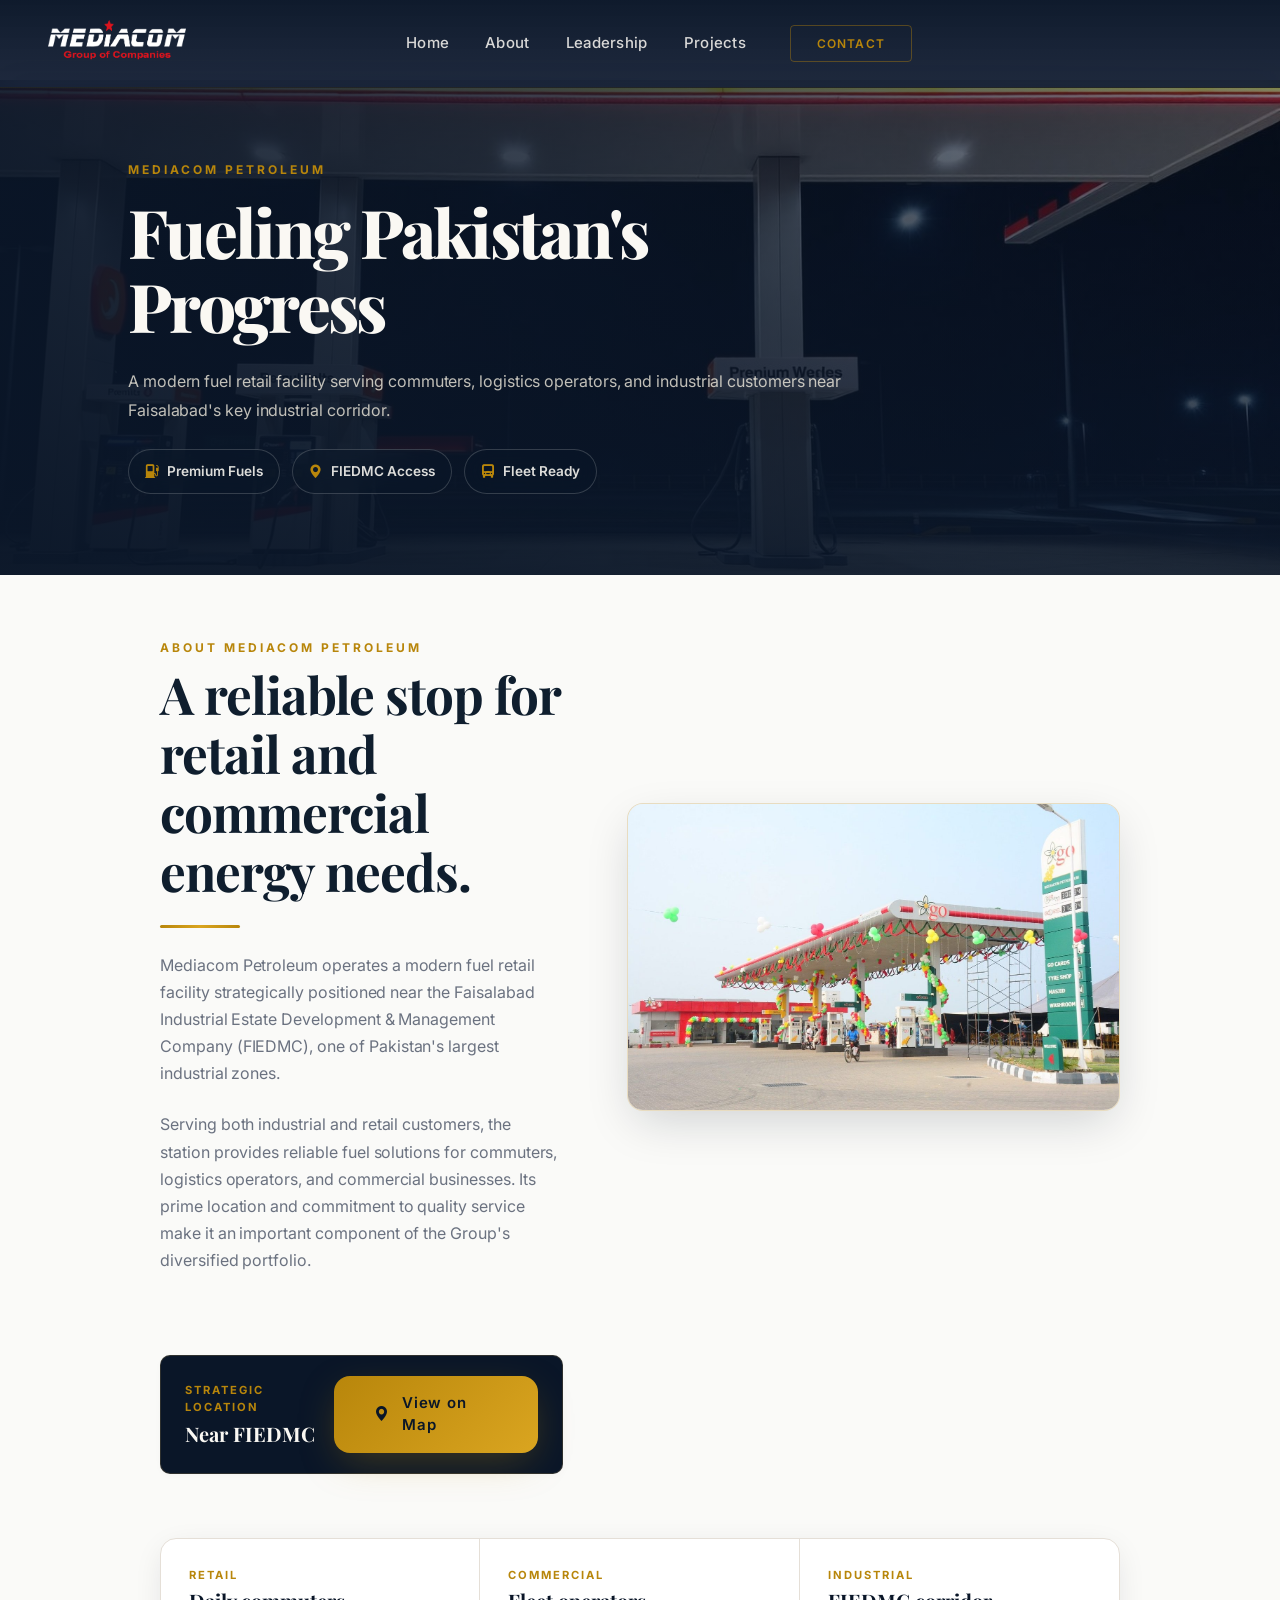
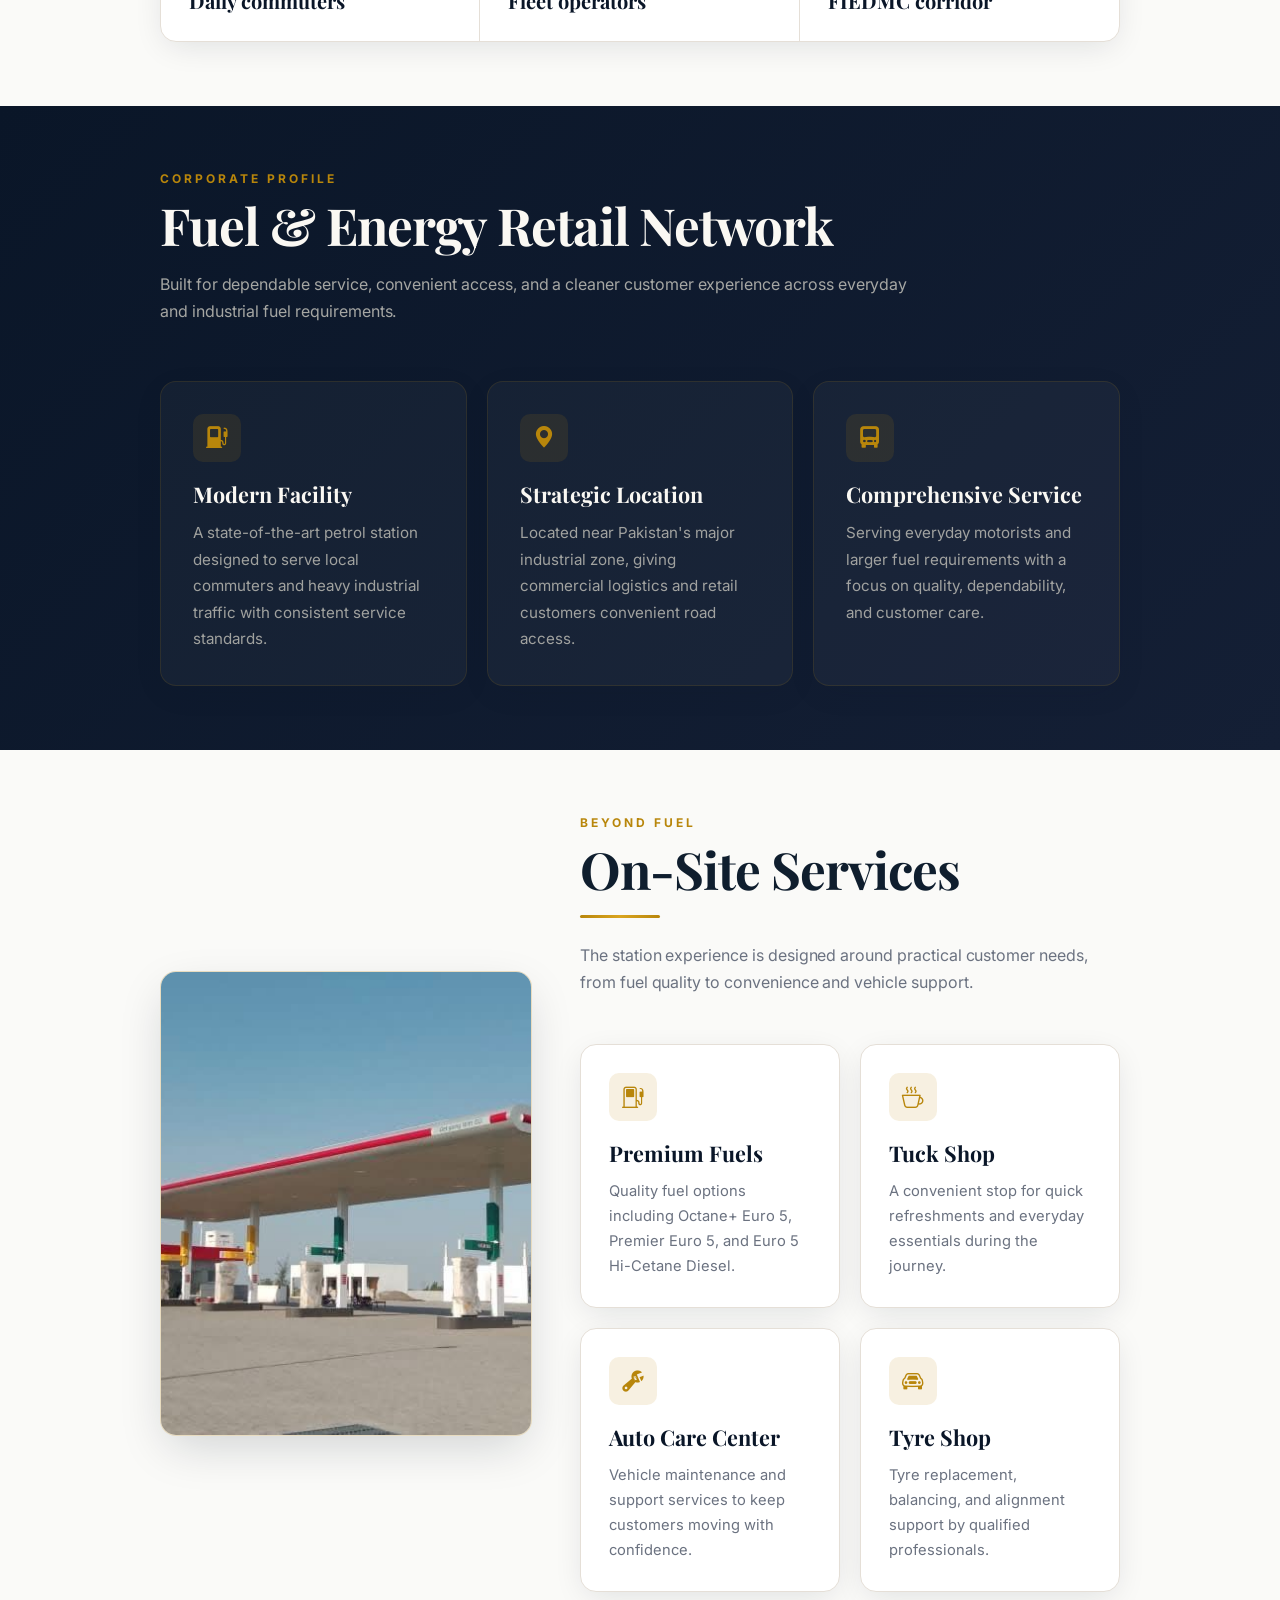
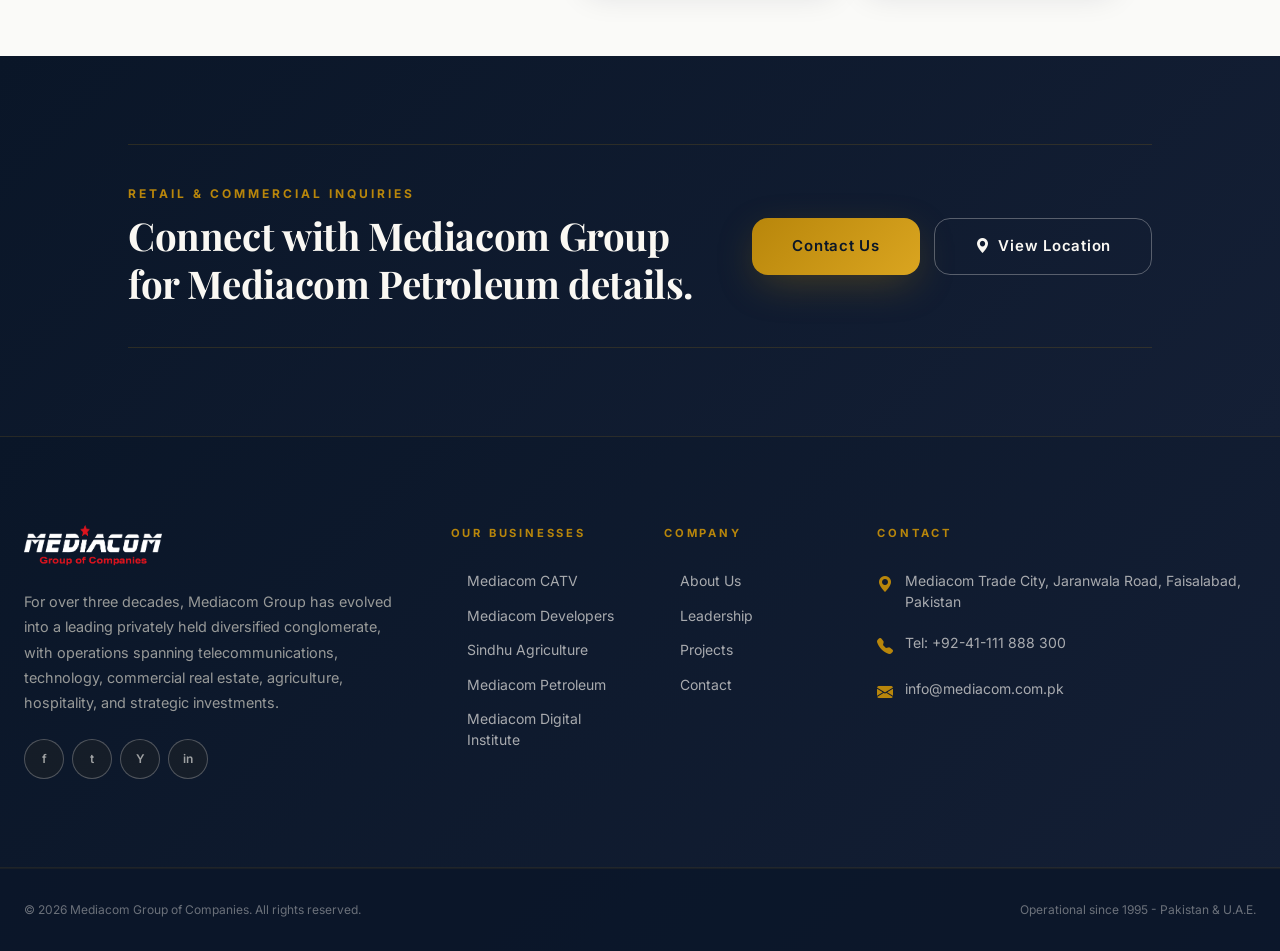
<file: petroleum.html>
<!DOCTYPE html>
<html lang="en">

<head>
  <meta charset="UTF-8" />
  <meta name="viewport" content="width=device-width, initial-scale=1.0" />
  <title>Mediacom Petroleum - Mediacom Group</title>
  <meta name="description"
    content="Mediacom Petroleum by Mediacom Group operates fuel and energy retail services near Faisalabad's industrial zone." />
  <link rel="preconnect" href="https://fonts.googleapis.com" />
  <link href="https://cdn.jsdelivr.net/npm/bootstrap@5.3.3/dist/css/bootstrap.min.css" rel="stylesheet" />
  <link href="https://cdn.jsdelivr.net/npm/bootstrap-icons@1.11.3/font/bootstrap-icons.css" rel="stylesheet" />
  <link href="css/style.css" rel="stylesheet" />
</head>

<body>

  <!-- NAVBAR -->
  <nav class="navbar navbar-mc navbar-expand-lg">
    <div class="container px-4 px-lg-5 d-flex align-items-center justify-content-between h-100 w-100">
      <a class="d-flex align-items-center gap-2 text-decoration-none" href="index.html">
        <img src="assets/logo-navbar-clean.png" alt="Mediacom Group" class="brand-logo" />
      </a>
      <div class="d-none d-lg-flex align-items-center" style="gap: 2.25rem;">
        <a class="nav-link-mc" href="index.html">Home</a>
        <a class="nav-link-mc" href="about.html">About</a>
        <a class="nav-link-mc" href="leadership.html">Leadership</a>
        <a class="nav-link-mc" href="projects.html">Projects</a>
        <a class="btn-nav-premium" href="contact.html">Contact</a>
      </div>
      <div class="d-flex align-items-center justify-content-end" style="width: 100px;">
        <button class="navbar-toggler d-lg-none" type="button" data-bs-toggle="collapse" data-bs-target="#mobileMenu">
          <span class="navbar-toggler-icon"></span>
        </button>
      </div>
      <div class="collapse d-lg-none w-100" id="mobileMenu"
        style="position:absolute; top:80px; left:0; right:0; background:var(--navy); border-top:1px solid rgba(196,157,77,0.1); padding:1.5rem;">
        <a class="footer-link d-block mb-3" href="index.html">Home</a>
        <a class="footer-link d-block mb-3" href="about.html">About</a>
        <a class="footer-link d-block mb-3" href="leadership.html">Leadership</a>
        <a class="footer-link d-block mb-3" href="projects.html">Projects</a>
        <a class="footer-link d-block mb-4" href="contact.html">Contact</a>
      </div>
    </div>
  </nav>

  <!-- PAGE HERO -->
  <section class="page-hero petroleum-hero">
    <img class="hero-bg" src="assets/petroleum-hero.jpg" alt="Mediacom Petroleum fuel station" />
    <div class="hero-overlay"></div>
    <div class="hero-content section-padding w-100">
      <div class="container-wide">
        <div class="petroleum-hero-copy">
          <p class="section-label mb-3 animate-fade-up">Mediacom Petroleum</p>
          <h1 class="heading-xl text-cream mb-4 animate-fade-up">Fueling Pakistan's Progress</h1>
          <p class="body-lg mb-4 animate-fade-up">
            A modern fuel retail facility serving commuters, logistics operators, and industrial customers near
            Faisalabad's key industrial corridor.
          </p>
          <div class="petroleum-hero-pills animate-fade-up">
            <span><i class="bi bi-fuel-pump-fill"></i> Premium Fuels</span>
            <span><i class="bi bi-geo-alt-fill"></i> FIEDMC Access</span>
            <span><i class="bi bi-truck-front-fill"></i> Fleet Ready</span>
          </div>
        </div>
      </div>
    </div>
  </section>

  <!-- OVERVIEW -->
  <section class="petroleum-overview section-padding-lg">
    <div class="container-wide">
      <div class="petroleum-intro-grid">
        <div class="petroleum-intro-copy animate-fade-up">
          <p class="section-label mb-2">About Mediacom Petroleum</p>
          <h2 class="heading-lg mb-4">A reliable stop for retail and commercial energy needs.</h2>
          <div class="gold-divider-left mb-4"></div>
          <p class="body-md mb-4">
            Mediacom Petroleum operates a modern fuel retail facility strategically positioned near the Faisalabad
            Industrial Estate Development & Management Company (FIEDMC), one of Pakistan's largest industrial zones.
          </p>
          <p class="body-md mb-0">
            Serving both industrial and retail customers, the station provides reliable fuel solutions for commuters,
            logistics operators, and commercial businesses. Its prime location and commitment to quality service make it
            an important component of the Group's diversified portfolio.
          </p>
        </div>

        <div class="petroleum-visual animate-fade-up">
          <img src="assets/Mediacom%20Petroleum/img_343.jpeg" alt="Mediacom Petroleum station exterior"
            loading="lazy" />
        </div>
        <div class="petroleum-visual-note animate-fade-up">
          <div>
            <span>Strategic Location</span>
            <strong>Near FIEDMC</strong>
          </div>
          <a href="https://maps.app.goo.gl/LXKtcvgMVM5S9pmA9?g_st=ic" target="_blank" rel="noopener noreferrer" class="btn-gold">
            <i class="bi bi-geo-alt-fill me-1"></i> View on Map
          </a>
        </div>
      </div>

      <div class="petroleum-metrics animate-fade-up">
        <div>
          <span>Retail</span>
          <strong>Daily commuters</strong>
        </div>
        <div>
          <span>Commercial</span>
          <strong>Fleet operators</strong>
        </div>
        <div>
          <span>Industrial</span>
          <strong>FIEDMC corridor</strong>
        </div>
      </div>
    </div>
  </section>

  <!-- OPERATING STRENGTHS -->
  <section class="petroleum-strengths section-padding-lg">
    <div class="container-wide">
      <div class="petroleum-section-head animate-fade-up">
        <p class="section-label mb-2">Corporate Profile</p>
        <h2 class="heading-lg text-cream mb-3">Fuel &amp; Energy Retail Network</h2>
        <p class="body-md">
          Built for dependable service, convenient access, and a cleaner customer experience across everyday and
          industrial fuel requirements.
        </p>
      </div>

      <div class="petroleum-strength-grid">
        <article class="petroleum-strength-card animate-fade-up">
          <i class="bi bi-fuel-pump-fill"></i>
          <h3>Modern Facility</h3>
          <p>A state-of-the-art petrol station designed to serve local commuters and heavy industrial traffic with
            consistent service standards.</p>
        </article>
        <article class="petroleum-strength-card animate-fade-up">
          <i class="bi bi-geo-alt-fill"></i>
          <h3>Strategic Location</h3>
          <p>Located near Pakistan's major industrial zone, giving commercial logistics and retail customers convenient
            road access.</p>
        </article>
        <article class="petroleum-strength-card animate-fade-up">
          <i class="bi bi-truck-front-fill"></i>
          <h3>Comprehensive Service</h3>
          <p>Serving everyday motorists and larger fuel requirements with a focus on quality, dependability, and
            customer care.</p>
        </article>
      </div>
    </div>
  </section>

  <!-- SERVICES -->
  <section class="petroleum-services section-padding-lg">
    <div class="container-wide">
      <div class="row align-items-center g-5">
        <div class="col-lg-5 animate-fade-up">
          <div class="petroleum-service-image">
            <img src="assets/Mediacom%20Petroleum/IMG_5207.jpeg" alt="Mediacom Petroleum service area" loading="lazy" />
          </div>
        </div>

        <div class="col-lg-7">
          <div class="petroleum-services-copy animate-fade-up">
            <p class="section-label mb-2">Beyond Fuel</p>
            <h2 class="heading-lg mb-3">On-Site Services</h2>
            <div class="gold-divider-left mb-4"></div>
            <p class="body-md mb-5">
              The station experience is designed around practical customer needs, from fuel quality to convenience and
              vehicle support.
            </p>
          </div>

          <div class="petroleum-service-grid">
            <article class="petroleum-service-card animate-fade-up">
              <i class="bi bi-fuel-pump"></i>
              <h3>Premium Fuels</h3>
              <p>Quality fuel options including Octane+ Euro 5, Premier Euro 5, and Euro 5 Hi-Cetane Diesel.</p>
            </article>
            <article class="petroleum-service-card animate-fade-up">
              <i class="bi bi-cup-hot"></i>
              <h3>Tuck Shop</h3>
              <p>A convenient stop for quick refreshments and everyday essentials during the journey.</p>
            </article>
            <article class="petroleum-service-card animate-fade-up">
              <i class="bi bi-wrench-adjustable"></i>
              <h3>Auto Care Center</h3>
              <p>Vehicle maintenance and support services to keep customers moving with confidence.</p>
            </article>
            <article class="petroleum-service-card animate-fade-up">
              <i class="bi bi-car-front"></i>
              <h3>Tyre Shop</h3>
              <p>Tyre replacement, balancing, and alignment support by qualified professionals.</p>
            </article>
          </div>
        </div>
      </div>
    </div>
  </section>

  <!-- CTA -->
  <section class="petroleum-cta section-padding">
    <div class="container-wide">
      <div class="petroleum-cta-inner animate-fade-up">
        <div>
          <p class="section-label mb-2">Retail &amp; Commercial Inquiries</p>
          <h2 class="heading-md text-cream mb-0">Connect with Mediacom Group for Mediacom Petroleum details.</h2>
        </div>
        <div class="petroleum-cta-actions">
          <a href="contact.html" class="btn-gold">Contact Us</a>
          <a href="https://maps.app.goo.gl/LXKtcvgMVM5S9pmA9?g_st=ic" target="_blank" rel="noopener noreferrer"
            class="btn-outline-cream">
            <i class="bi bi-geo-alt-fill"></i> View Location
          </a>
        </div>
      </div>
    </div>
  </section>

  <!-- FOOTER -->
  <footer class="site-footer">
    <div class="footer-top section-padding">
      <div class="container-wide">
        <div class="row g-5">
          <div class="col-lg-4"><img src="assets/logo-navbar-clean.png" alt="Mediacom Group" class="brand-logo mb-3"
               />
            <p style="font-size:0.9rem; color:rgba(245,240,225,0.6); line-height:1.75; margin-bottom:1.5rem;">For over three decades, Mediacom Group has evolved into a leading privately held diversified conglomerate, with operations spanning telecommunications, technology, commercial real estate, agriculture, hospitality, and strategic investments.</p>
            <div class="d-flex gap-2"><a href="#" class="footer-social-btn">f</a><a href="#"
                class="footer-social-btn">t</a><a href="#" class="footer-social-btn">Y</a><a href="#"
                class="footer-social-btn">in</a></div>
          </div>
          <div class="col-sm-6 col-lg-2">
            <div class="footer-heading">Our Businesses</div><a href="telecom.html" class="footer-link">Mediacom
              CATV</a><a href="real-estate.html" class="footer-link">Mediacom Developers</a><a href="agriculture.html"
              class="footer-link">Sindhu Agriculture</a><a href="petroleum.html" class="footer-link">Mediacom
              Petroleum</a><a href="digital-institute.html" class="footer-link">Mediacom Digital Institute</a>
          </div>
          <div class="col-sm-6 col-lg-2">
            <div class="footer-heading">Company</div><a href="about.html" class="footer-link">About Us</a><a
              href="leadership.html" class="footer-link">Leadership</a><a href="projects.html"
              class="footer-link">Projects</a><a href="contact.html" class="footer-link">Contact</a>
          </div>
          <div class="col-lg-4">
            <div class="footer-heading">Contact</div>
            <div class="footer-contact-item"><i class="bi bi-geo-alt-fill footer-contact-icon"></i><span
                class="footer-contact-text">Mediacom Trade City, Jaranwala Road, Faisalabad, Pakistan</span></div>
            <div class="footer-contact-item"><i class="bi bi-telephone-fill footer-contact-icon"></i><span
                class="footer-contact-text">Tel: +92-41-111 888 300</span></div>
            <div class="footer-contact-item"><i class="bi bi-envelope-fill footer-contact-icon"></i><span
                class="footer-contact-text">info@mediacom.com.pk</span></div>
          </div>
        </div>
      </div>
    </div>
    <div class="footer-bottom">
      <div class="container-wide d-flex flex-column flex-md-row align-items-center justify-content-between gap-3">
        <p class="footer-copy mb-0">&copy; <span id="yr"></span> Mediacom Group of Companies. All rights reserved.</p>
        <p class="footer-copy mb-0">Operational since 1995 - Pakistan &amp; U.A.E.</p>
      </div>
    </div>
  </footer>

  <button id="back-to-top" aria-label="Back to top"><i class="bi bi-chevron-up"></i></button>
  <script src="https://cdn.jsdelivr.net/npm/bootstrap@5.3.3/dist/js/bootstrap.bundle.min.js"></script>
  <script src="js/main.js"></script>
  <script>document.getElementById('yr').textContent = new Date().getFullYear();</script>
</body>

</html>
</file>
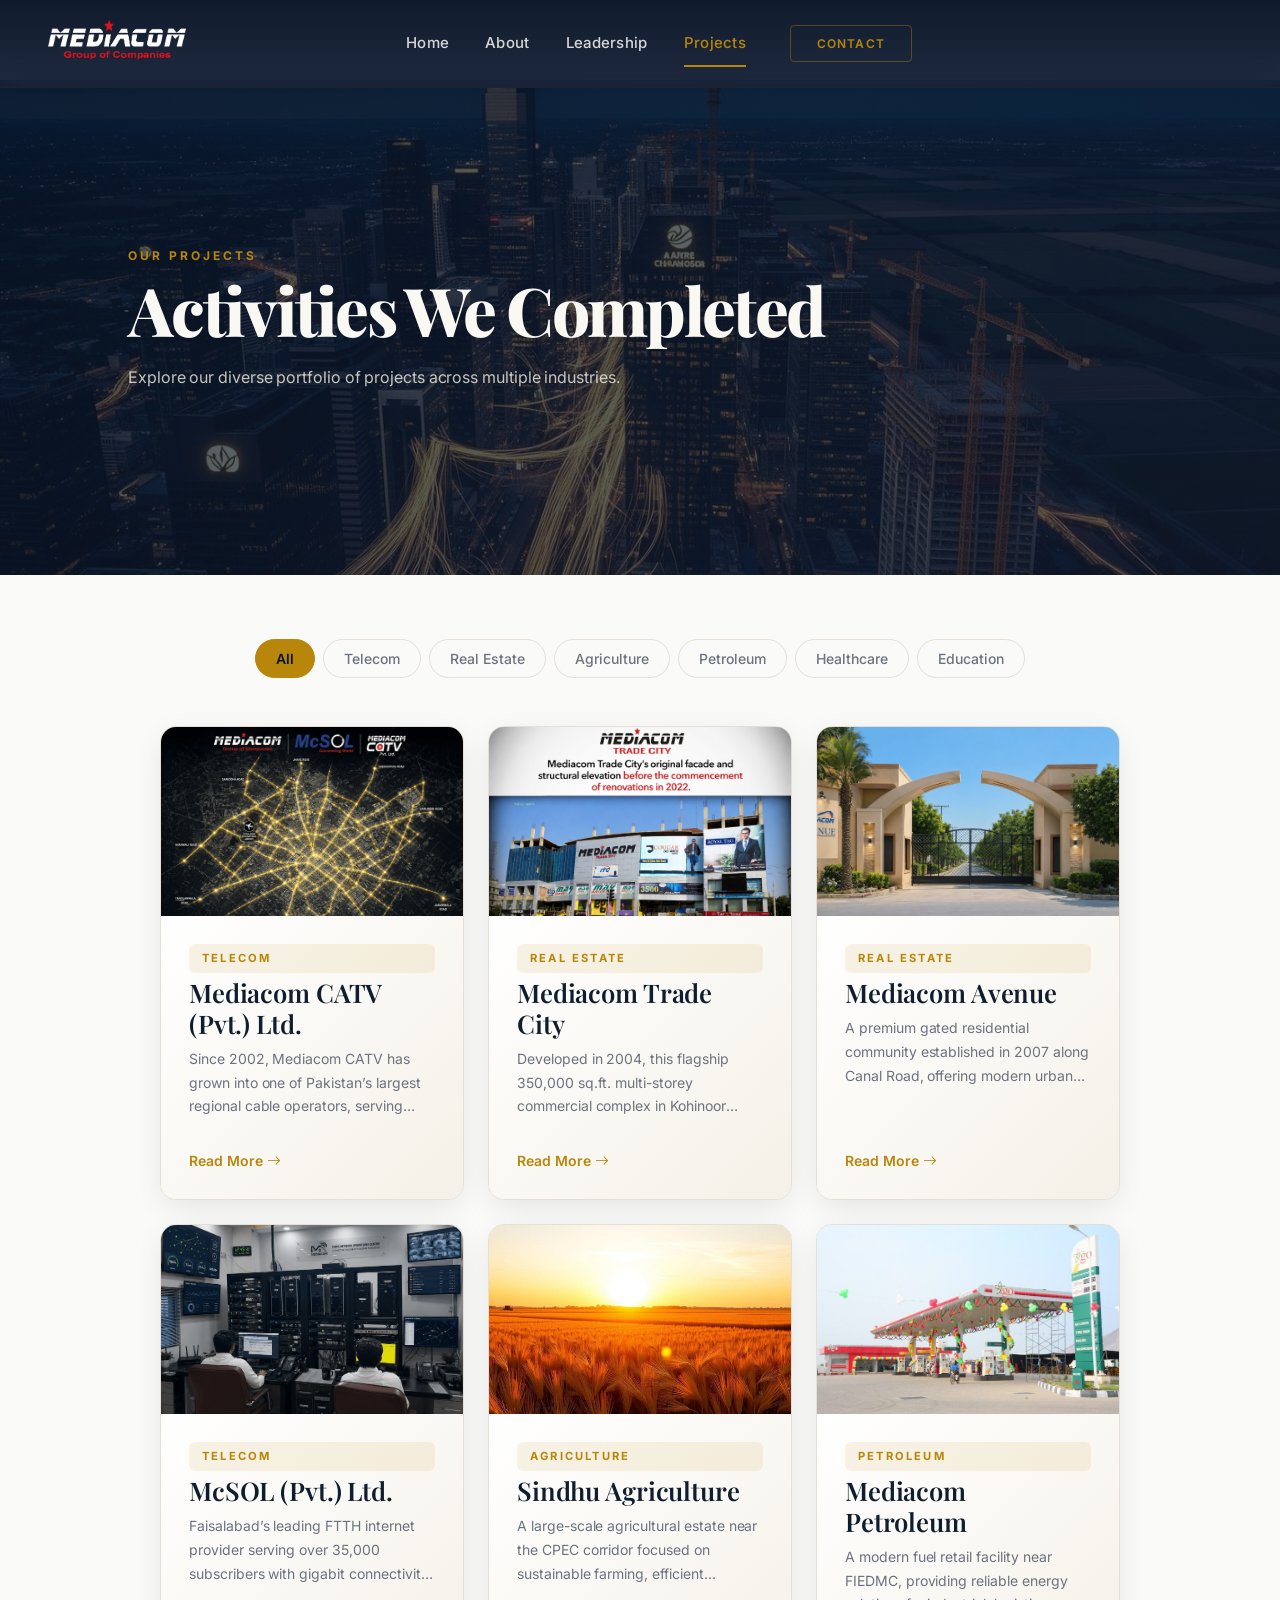
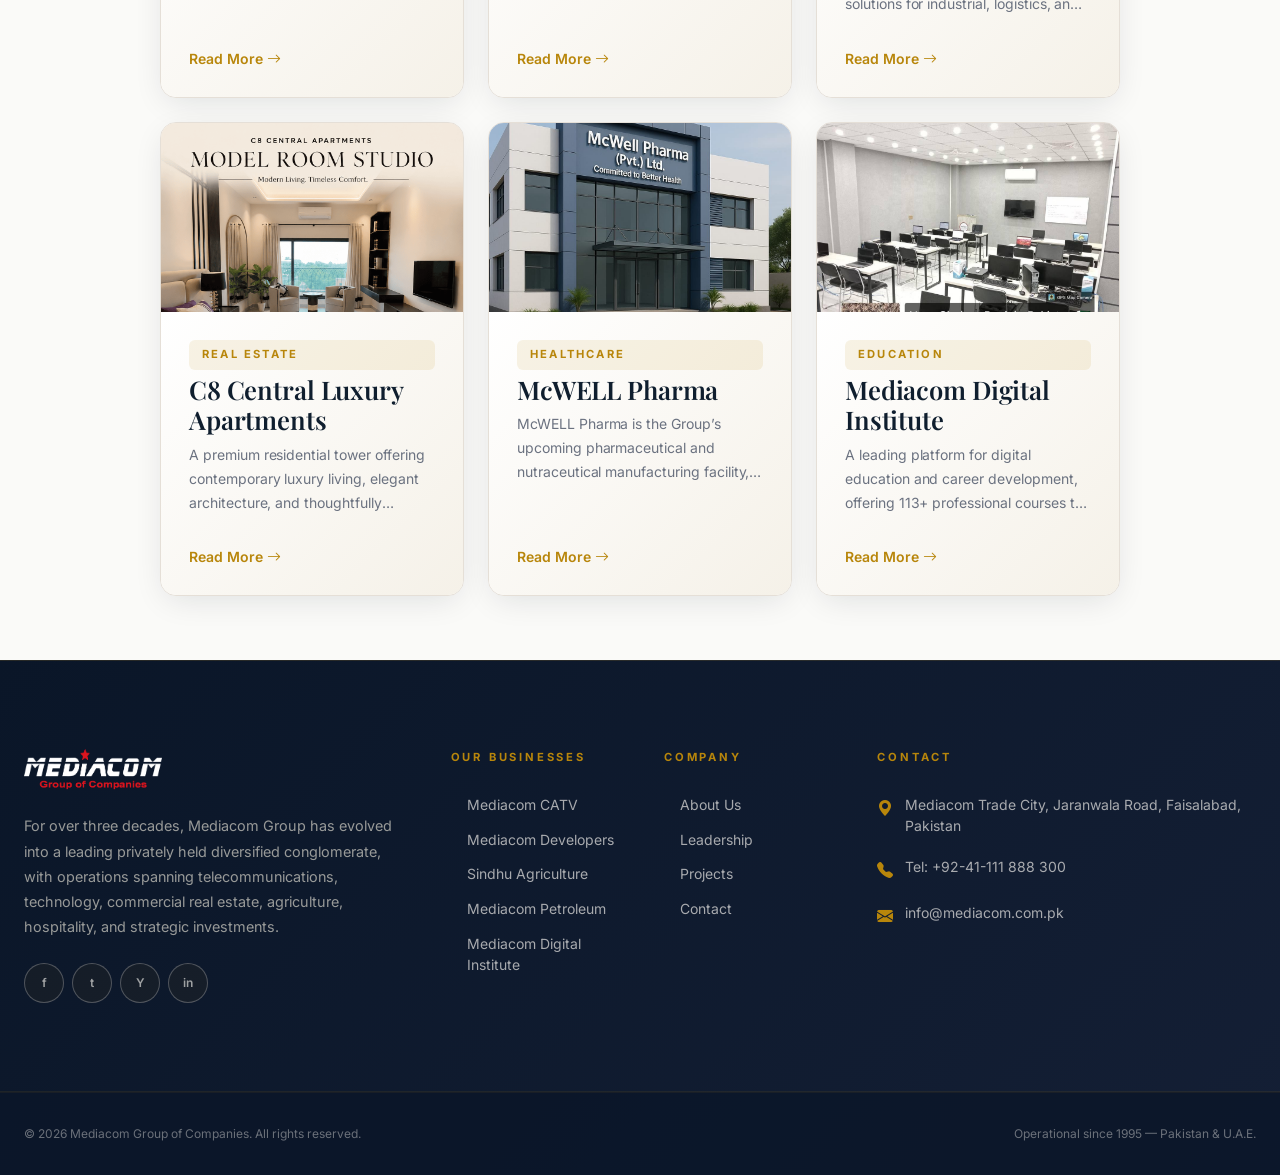
<file: projects.html>
<!DOCTYPE html>
<html lang="en">

<head>
  <meta charset="UTF-8" />
  <meta name="viewport" content="width=device-width, initial-scale=1.0" />
  <title>Projects – Mediacom Group</title>
  <meta name="description"
    content="Explore Mediacom Group projects across telecom, real estate, agriculture, petroleum, healthcare, and digital education." />
  <link rel="preconnect" href="https://fonts.googleapis.com" />
  <link href="https://cdn.jsdelivr.net/npm/bootstrap@5.3.3/dist/css/bootstrap.min.css" rel="stylesheet" />
  <link href="https://cdn.jsdelivr.net/npm/bootstrap-icons@1.11.3/font/bootstrap-icons.css" rel="stylesheet" />
  <link href="css/style.css" rel="stylesheet" />
</head>

<body>

  <!-- NAVBAR -->
  <nav class="navbar navbar-mc navbar-expand-lg">
    <div class="container px-4 px-lg-5 d-flex align-items-center justify-content-between h-100 w-100">
      <a class="d-flex align-items-center gap-2 text-decoration-none" href="index.html">
        <img src="assets/logo-navbar-clean.png" alt="Mediacom Group" class="brand-logo" />
      </a>
      <div class="d-none d-lg-flex align-items-center" style="gap: 2.25rem;">
        <a class="nav-link-mc" href="index.html">Home</a>
        <a class="nav-link-mc" href="about.html">About</a>
        <a class="nav-link-mc" href="leadership.html">Leadership</a>
        <a class="nav-link-mc" href="projects.html">Projects</a>
        <a class="btn-nav-premium" href="contact.html">Contact</a>
      </div>
      <div class="d-flex align-items-center justify-content-end" style="width: 100px;">
        <button class="navbar-toggler d-lg-none" type="button" data-bs-toggle="collapse" data-bs-target="#mobileMenu">
          <span class="navbar-toggler-icon"></span>
        </button>
      </div>
      <div class="collapse d-lg-none w-100" id="mobileMenu"
        style="position:absolute; top:80px; left:0; right:0; background:var(--navy); border-top:1px solid rgba(196,157,77,0.1); padding:1.5rem;">
        <a class="footer-link d-block mb-3" href="index.html">Home</a>
        <a class="footer-link d-block mb-3" href="about.html">About</a>
        <a class="footer-link d-block mb-3" href="leadership.html">Leadership</a>
        <a class="footer-link d-block mb-3" href="projects.html">Projects</a>
        <a class="footer-link d-block mb-4" href="contact.html">Contact</a>
      </div>
    </div>
  </nav>

  <!-- PAGE HERO -->
  <section class="page-hero">
    <img class="hero-bg" src="assets/hero-main.jpg" alt="Projects" />
    <div class="hero-overlay"></div>
    <div class="hero-content section-padding w-100">
      <div class="container-wide">
        <p class="section-label mb-2 animate-fade-up">Our Projects</p>
        <h1 class="heading-xl text-cream mb-3 animate-fade-up">Activities We Completed</h1>
        <p class="body-lg animate-fade-up" style="color:rgba(245,240,225,0.8); max-width:36rem;">
          Explore our diverse portfolio of projects across multiple industries.
        </p>
      </div>
    </div>
  </section>

  <!-- PROJECTS GRID -->
  <section class="section-padding-lg" style="background:var(--bg);">
    <div class="container-wide">
      <!-- Filter Tabs -->
      <div class="d-flex flex-wrap gap-2 mb-5 justify-content-center">
        <button class="filter-btn active" data-filter="all">All</button>
        <button class="filter-btn" data-filter="Telecom">Telecom</button>
        <button class="filter-btn" data-filter="Real Estate">Real Estate</button>
        <button class="filter-btn" data-filter="Agriculture">Agriculture</button>
        <button class="filter-btn" data-filter="Petroleum">Petroleum</button>
        <button class="filter-btn" data-filter="Healthcare">Healthcare</button>
        <button class="filter-btn" data-filter="Education">Education</button>
      </div>

      <div class="row g-4" id="projects-grid">

        <!-- Mediacom CATV (Pvt.) Ltd. -->
        <div class="col-md-6 col-lg-4 animate-fade-up project-item" data-category="Telecom">
          <a href="telecom.html" class="glass-card project-card text-decoration-none">
            <div class="card-img-wrap">
              <img src="assets/mediacom-view.png" alt="Mediacom CATV (Pvt.) Ltd." loading="lazy"  style="width:100%; height:100%; object-fit:cover; object-position:top center;"/>
            </div>
            <div class="card-body-mc">
              <span class="card-cat">Telecom</span>
              <h3 class="heading-sm card-title-mc mt-1 mb-2">Mediacom CATV (Pvt.) Ltd.</h3>
              <p class="body-md line-clamp-3" style="font-size:0.875rem;">Since 2002, Mediacom CATV has grown into one
                of Pakistan’s largest regional cable operators, serving 500,000+ customers via G.652 fiber-optic
                network.</p>
              <div class="mt-auto pt-3 d-flex align-items-center gap-1 text-gold"
                style="font-size:0.875rem; font-weight:600;">
                Read More <i class="bi bi-arrow-right"></i>
              </div>
            </div>
          </a>
        </div>

        <!-- Mediacom Trade City -->
        <div class="col-md-6 col-lg-4 animate-fade-up project-item" data-category="Real Estate">
          <a href="real-estate.html#trade-city" class="glass-card project-card text-decoration-none">
            <div class="card-img-wrap">
              <img src="assets/mediacom_trade_city.png" alt="Mediacom Trade City" loading="lazy" style="width:100%; height:100%; object-fit:cover; object-position:top center;" />
            </div>
            <div class="card-body-mc">
              <span class="card-cat">Real Estate</span>
              <h3 class="heading-sm card-title-mc mt-1 mb-2">Mediacom Trade City</h3>
              <p class="body-md line-clamp-3" style="font-size:0.875rem;">Developed in 2004, this flagship 350,000
                sq.ft. multi-storey commercial complex in Kohinoor Town accommodates leading businesses and retail.</p>
              <div class="mt-auto pt-3 d-flex align-items-center gap-1 text-gold"
                style="font-size:0.875rem; font-weight:600;">
                Read More <i class="bi bi-arrow-right"></i>
              </div>
            </div>
          </a>
        </div>

        <!-- Mediacom Avenue -->
        <div class="col-md-6 col-lg-4 animate-fade-up project-item" data-category="Real Estate">
          <a href="real-estate.html" class="glass-card project-card text-decoration-none">
            <div class="card-img-wrap">
              <img src="assets/mediacom evenue cover.png" alt="Mediacom Avenue" loading="lazy" />
            </div>
            <div class="card-body-mc">
              <span class="card-cat">Real Estate</span>
              <h3 class="heading-sm card-title-mc mt-1 mb-2">Mediacom Avenue</h3>
              <p class="body-md line-clamp-3" style="font-size:0.875rem;">A premium gated residential community
                established in 2007 along Canal Road, offering modern urban planning, spacious layouts, and high
                appreciation.</p>
              <div class="mt-auto pt-3 d-flex align-items-center gap-1 text-gold"
                style="font-size:0.875rem; font-weight:600;">
                Read More <i class="bi bi-arrow-right"></i>
              </div>
            </div>
          </a>
        </div>

        <!-- McSOL (Pvt.) Ltd. -->
        <div class="col-md-6 col-lg-4 animate-fade-up project-item" data-category="Telecom">
          <a href="mscol.html" class="glass-card project-card text-decoration-none">
            <div class="card-img-wrap">
              <img src="assets/mcsol pvt/second.png" alt="McSOL (Pvt.) Ltd." loading="lazy" />
            </div>
            <div class="card-body-mc">
              <span class="card-cat">Telecom</span>
              <h3 class="heading-sm card-title-mc mt-1 mb-2">McSOL (Pvt.) Ltd.</h3>
              <p class="body-md line-clamp-3" style="font-size:0.875rem;">Faisalabad’s leading FTTH internet provider
                serving over 35,000 subscribers with gigabit connectivity, digital TV, and voice services.</p>
              <div class="mt-auto pt-3 d-flex align-items-center gap-1 text-gold"
                style="font-size:0.875rem; font-weight:600;">
                Read More <i class="bi bi-arrow-right"></i>
              </div>
            </div>
          </a>
        </div>

        <!-- Sindhu Agriculture & Livestock Farms -->
        <div class="col-md-6 col-lg-4 animate-fade-up project-item" data-category="Agriculture">
          <a href="agriculture.html" class="glass-card project-card text-decoration-none">
            <div class="card-img-wrap">
              <img src="assets/agriculture-hero.jpg" alt="Sindhu Agriculture &amp; Livestock Farms" loading="lazy" />
            </div>
            <div class="card-body-mc">
              <span class="card-cat">Agriculture</span>
              <h3 class="heading-sm card-title-mc mt-1 mb-2">Sindhu Agriculture</h3>
              <p class="body-md line-clamp-3" style="font-size:0.875rem;">A large-scale agricultural estate near the
                CPEC corridor focused on sustainable farming, efficient irrigation, and commercial crop production.</p>
              <div class="mt-auto pt-3 d-flex align-items-center gap-1 text-gold"
                style="font-size:0.875rem; font-weight:600;">
                Read More <i class="bi bi-arrow-right"></i>
              </div>
            </div>
          </a>
        </div>

        <!-- Mediacom Petroleum -->
        <div class="col-md-6 col-lg-4 animate-fade-up project-item" data-category="Petroleum">
          <a href="petroleum.html" class="glass-card project-card text-decoration-none">
            <div class="card-img-wrap">
              <img src="assets/Mediacom Petroleum/img_343.jpeg" alt="Mediacom Petroleum" loading="lazy" />
            </div>
            <div class="card-body-mc">
              <span class="card-cat">Petroleum</span>
              <h3 class="heading-sm card-title-mc mt-1 mb-2">Mediacom Petroleum</h3>
              <p class="body-md line-clamp-3" style="font-size:0.875rem;">A modern fuel retail facility near FIEDMC,
                providing reliable energy solutions for industrial, logistics, and retail customers.</p>
              <div class="mt-auto pt-3 d-flex align-items-center gap-1 text-gold"
                style="font-size:0.875rem; font-weight:600;">
                Read More <i class="bi bi-arrow-right"></i>
              </div>
            </div>
          </a>
        </div>

        <!-- C8 Central – Luxury Apartments -->
        <div class="col-md-6 col-lg-4 animate-fade-up project-item" data-category="Real Estate">
          <a href="c8-central.html" class="glass-card project-card text-decoration-none">
            <div class="card-img-wrap">
              <img src="assets/c8_central/new model cover.png" alt="C8 Central – Luxury Apartments" loading="lazy" style="width:100%; height:100%; object-fit:cover; object-position:top center;"/>
            </div>
            <div class="card-body-mc">
              <span class="card-cat">Real Estate</span>
              <h3 class="heading-sm card-title-mc mt-1 mb-2">C8 Central Luxury Apartments</h3>
              <p class="body-md line-clamp-3" style="font-size:0.875rem;">A premium residential tower offering
                contemporary luxury living, elegant architecture, and thoughtfully planned layouts in a prime location.
              </p>
              <div class="mt-auto pt-3 d-flex align-items-center gap-1 text-gold"
                style="font-size:0.875rem; font-weight:600;">
                Read More <i class="bi bi-arrow-right"></i>
              </div>
            </div>
          </a>
        </div>

        <!-- McWELL Pharma -->
        <div id="mcwell-pharma" class="col-md-6 col-lg-4 animate-fade-up project-item"
          data-category="Healthcare">
          <a href="#mcwell-pharma" class="glass-card project-card text-decoration-none">
            <div class="card-img-wrap">
              <img src="assets/McWell Pharma/img 2.jpeg" alt="McWELL Pharma" loading="lazy" />
            </div>
            <div class="card-body-mc">
              <span class="card-cat">Healthcare</span>
              <h3 class="heading-sm card-title-mc mt-1 mb-2">McWELL Pharma</h3>
              <p class="body-md line-clamp-3" style="font-size:0.875rem;">McWELL Pharma is the Group’s upcoming pharmaceutical and nutraceutical manufacturing facility, currently under development on Sargodha Road Bypass near the Motorway Interchange and Faisalabad Small Industrial Estate.</p>
              <div class="mt-auto pt-3 d-flex align-items-center gap-1 text-gold"
                style="font-size:0.875rem; font-weight:600;">
                Read More <i class="bi bi-arrow-right"></i>
              </div>
            </div>
          </a>
        </div>

        <!-- Mediacom Digital Institute -->
        <div class="col-md-6 col-lg-4 animate-fade-up project-item" data-category="Education">
          <a href="digital-institute.html" class="glass-card project-card text-decoration-none">
            <div class="card-img-wrap">
              <img src="assets/Mediacom Digital Institute/third_cleaned.jpeg" alt="Mediacom Digital Institute"
                loading="lazy" />
            </div>
            <div class="card-body-mc">
              <span class="card-cat">Education</span>
              <h3 class="heading-sm card-title-mc mt-1 mb-2">Mediacom Digital Institute</h3>
              <p class="body-md line-clamp-3" style="font-size:0.875rem;">A leading platform for digital education and
                career development, offering 113+ professional courses to bridge the gap between education and
                employment.</p>
              <div class="mt-auto pt-3 d-flex align-items-center gap-1 text-gold"
                style="font-size:0.875rem; font-weight:600;">
                Read More <i class="bi bi-arrow-right"></i>
              </div>
            </div>
          </a>
        </div>

      </div>
    </div>
  </section>

  <!-- FOOTER -->
  <footer class="site-footer">
    <div class="footer-top section-padding">
      <div class="container-wide">
        <div class="row g-5">
          <div class="col-lg-4"><img src="assets/logo-navbar-clean.png" alt="Mediacom Group" class="brand-logo mb-3"
               />
            <p style="font-size:0.9rem; color:rgba(245,240,225,0.6); line-height:1.75; margin-bottom:1.5rem;">For over three decades, Mediacom Group has evolved into a leading privately held diversified conglomerate, with operations spanning telecommunications, technology, commercial real estate, agriculture, hospitality, and strategic investments.</p>
            <div class="d-flex gap-2"><a href="#" class="footer-social-btn">f</a><a href="#"
                class="footer-social-btn">t</a><a href="#" class="footer-social-btn">Y</a><a href="#"
                class="footer-social-btn">in</a></div>
          </div>
          <div class="col-sm-6 col-lg-2">
            <div class="footer-heading">Our Businesses</div><a href="telecom.html" class="footer-link">Mediacom
              CATV</a><a href="real-estate.html" class="footer-link">Mediacom Developers</a><a href="agriculture.html"
              class="footer-link">Sindhu
              Agriculture</a><a href="petroleum.html" class="footer-link">Mediacom Petroleum</a><a
              href="digital-institute.html" class="footer-link">Mediacom Digital Institute</a>
          </div>
          <div class="col-sm-6 col-lg-2">
            <div class="footer-heading">Company</div><a href="about.html" class="footer-link">About Us</a><a
              href="leadership.html" class="footer-link">Leadership</a><a href="projects.html"
              class="footer-link">Projects</a><a href="contact.html" class="footer-link">Contact</a>
          </div>
          <div class="col-lg-4">
            <div class="footer-heading">Contact</div>
            <div class="footer-contact-item"><i class="bi bi-geo-alt-fill footer-contact-icon"></i><span
                class="footer-contact-text">Mediacom Trade City, Jaranwala Road, Faisalabad, Pakistan</span></div>
            <div class="footer-contact-item"><i class="bi bi-telephone-fill footer-contact-icon"></i><span
                class="footer-contact-text">Tel: +92-41-111 888 300</span></div>
            <div class="footer-contact-item"><i class="bi bi-envelope-fill footer-contact-icon"></i><span
                class="footer-contact-text">info@mediacom.com.pk</span></div>
          </div>
        </div>
      </div>
    </div>
    <div class="footer-bottom">
      <div class="container-wide d-flex flex-column flex-md-row align-items-center justify-content-between gap-3">
        <p class="footer-copy mb-0">&copy; <span id="yr"></span> Mediacom Group of Companies. All rights reserved.</p>
        <p class="footer-copy mb-0">Operational since 1995 — Pakistan &amp; U.A.E.</p>
      </div>
    </div>
  </footer>

  <button id="back-to-top" aria-label="Back to top"><i class="bi bi-chevron-up"></i></button>
  <script src="https://cdn.jsdelivr.net/npm/bootstrap@5.3.3/dist/js/bootstrap.bundle.min.js"></script>
  <script src="js/main.js"></script>
  <script>
    document.getElementById('yr').textContent = new Date().getFullYear();

    // Filter functionality
    const filterBtns = document.querySelectorAll('.filter-btn');
    const projectItems = document.querySelectorAll('.project-item');

    filterBtns.forEach(btn => {
      btn.addEventListener('click', () => {
        filterBtns.forEach(b => b.classList.remove('active'));
        btn.classList.add('active');
        const filter = btn.dataset.filter;
        projectItems.forEach(item => {
          if (filter === 'all' || item.dataset.category === filter) {
            item.style.display = '';
          } else {
            item.style.display = 'none';
          }
        });
      });
    });
  </script>

  <style>
    .filter-btn {
      padding: 0.5rem 1.25rem;
      border: 1px solid var(--border);
      border-radius: 2rem;
      background: transparent;
      color: var(--slate);
      font-family: var(--font-body);
      font-size: 0.875rem;
      font-weight: 500;
      cursor: pointer;
      transition: all 0.2s;
    }

    .filter-btn:hover,
    .filter-btn.active {
      background: var(--gold);
      border-color: var(--gold);
      color: var(--navy);
      font-weight: 600;
    }
  </style>
</body>

</html>
</file>
<file: css/style.css>
/* ============================================================
   MEDIACOM GROUP — Custom Styles
   ============================================================ */

@import url('https://fonts.googleapis.com/css2?family=Playfair+Display:ital,wght@0,400;0,500;0,600;0,700;0,800;1,400;1,500&family=Inter:wght@300;400;500;600;700&display=swap');

/* ── CSS Variables ── */
:root {
  /* Premium Color Palette */
  --navy: #0A1628;
  --navy-light: #141F35;
  --navy-medium: #1A2942;
  --charcoal: #0F1E2E;
  --gold: #B8860B;
  --gold-light: #DAA520;
  --gold-dark: #8B6914;
  --copper: #B87333;
  --sage: #7A8F6B;
  --steel: #4A7BA7;

  --cream: #FAF8F3;
  --ivory: #F5F1E8;
  --slate: #6B7280;
  --slate-light: #9CA3AF;
  --bg: #FAFAF8;
  --fg: #0F1E2E;
  --border: #E5DFD7;
  --card-bg: #FFFFFF;
  --muted: #F3EFE8;

  --font-display: 'Playfair Display', Georgia, serif;
  --font-body: 'Inter', system-ui, sans-serif;

  /* Premium Shadow System */
  --shadow-sm: 0 2px 8px -2px rgba(10, 22, 40, 0.04);
  --shadow-card: 0 8px 32px -6px rgba(10, 22, 40, 0.12);
  --shadow-elevated: 0 16px 48px -8px rgba(10, 22, 40, 0.18);
  --shadow-premium: 0 20px 60px -10px rgba(10, 22, 40, 0.25);
  --shadow-gold: 0 12px 40px -8px rgba(184, 134, 11, 0.35);

  --radius: 0.625rem;
  --radius-lg: 1rem;
  --transition: 0.3s cubic-bezier(0.34, 1.56, 0.64, 1);
  --transition-smooth: 0.3s ease;
}

/* ── Reset & Base ── */
*,
*::before,
*::after {
  box-sizing: border-box;
  margin: 0;
  padding: 0;
}

html {
  scroll-behavior: smooth;
}

body {
  font-family: var(--font-body);
  background: var(--bg);
  color: var(--fg);
  -webkit-font-smoothing: antialiased;
  overflow-x: hidden;
}

h1,
h2,
h3,
h4,
h5,
h6 {
  font-family: var(--font-display);
}

a {
  text-decoration: none;
  color: inherit;
}

img {
  max-width: 100%;
  display: block;
}

/* ── Typography Utilities ── */
.heading-xl {
  font-size: clamp(2.4rem, 7vw, 4.2rem);
  font-weight: 800;
  line-height: 1.1;
  letter-spacing: -0.04em;
  font-family: var(--font-display);
}

.heading-lg {
  font-size: clamp(1.9rem, 4.5vw, 3.2rem);
  font-weight: 700;
  line-height: 1.15;
  letter-spacing: -0.02em;
  font-family: var(--font-display);
}

.heading-md {
  font-size: clamp(1.5rem, 3.2vw, 2.4rem);
  font-weight: 700;
  line-height: 1.25;
  letter-spacing: -0.01em;
  font-family: var(--font-display);
}

.heading-sm {
  font-size: clamp(1.15rem, 2.2vw, 1.6rem);
  font-weight: 600;
  letter-spacing: -0.005em;
  font-family: var(--font-display);
}

.body-lg {
  font-size: 1rem;
  line-height: 1.8;
  color: var(--slate);
  letter-spacing: -0.005em;
}

.body-md {
  font-size: 1rem;
  line-height: 1.7;
  color: var(--slate);
  letter-spacing: -0.003em;
}

.section-label {
  font-size: 0.75rem;
  font-weight: 700;
  letter-spacing: 0.25em;
  text-transform: uppercase;
  color: var(--gold);
  font-family: var(--font-body);
}

.text-gold {
  color: var(--gold) !important;
}

.text-cream {
  color: var(--cream) !important;
}

.text-navy {
  color: var(--navy) !important;
}

.text-muted {
  color: var(--slate) !important;
}

/* ── Layout ── */
.section-padding {
  padding: 5.5rem 1.5rem;
}

.section-padding-lg {
  padding: 8rem 1.5rem;
}

@media (min-width: 768px) {
  .section-padding {
    padding: 5.5rem 3rem;
  }

  .section-padding-lg {
    padding: 8rem 3rem;
  }
}

@media (min-width: 1024px) {
  .section-padding {
    padding: 5.5rem 5rem;
  }

  .section-padding-lg {
    padding: 8rem 5rem;
  }
}

@media (min-width: 1280px) {
  .section-padding {
    padding: 5.5rem 8rem;
  }

  .section-padding-lg {
    padding: 4rem 10rem;
  }
}

.container-wide {
  max-width: 1280px;
  margin: 0 auto;
}

.container-narrow {
  max-width: 960px;
  margin: 0 auto;
}

/* ── Color Backgrounds ── */
.bg-navy {
  background-color: var(--navy);
}

.bg-navy-light {
  background-color: var(--navy-light);
}

.bg-charcoal {
  background-color: var(--charcoal);
}

.bg-cream {
  background-color: var(--cream);
}

.bg-muted-bg {
  background-color: var(--muted);
}

/* ── Cards ── */
.glass-card {
  background: var(--card-bg);
  border: 1px solid var(--border);
  border-radius: var(--radius-lg);
  box-shadow: var(--shadow-card);
  transition: all var(--transition);
  overflow: hidden;
  position: relative;
}

.glass-card::before {
  content: '';
  position: absolute;
  inset: 0;
  background: linear-gradient(135deg, rgba(184, 134, 11, 0) 0%, rgba(184, 134, 11, 0.02) 100%);
  opacity: 0;
  transition: opacity var(--transition);
  pointer-events: none;
}

.glass-card:hover {
  box-shadow: var(--shadow-elevated);
  border-color: rgba(184, 134, 11, 0.2);
}

.glass-card:hover::before {
  opacity: 1;
}

.glass-card-dark {
  background: linear-gradient(135deg, rgba(20, 31, 53, 0.8) 0%, rgba(26, 41, 66, 0.8) 100%);
  backdrop-filter: blur(12px);
  border: 1px solid rgba(184, 134, 11, 0.1);
  border-radius: var(--radius-lg);
  transition: all var(--transition);
}

.glass-card-dark:hover {
  border-color: rgba(184, 134, 11, 0.25);
  background: linear-gradient(135deg, rgba(20, 31, 53, 0.9) 0%, rgba(26, 41, 66, 0.9) 100%);
}

/* ── Dividers ── */
.gold-divider {
  width: 5rem;
  height: 3px;
  background: linear-gradient(90deg, var(--gold) 0%, var(--gold-light) 50%, var(--gold) 100%);
  margin: 0 auto;
  border-radius: 1.5px;
}

.gold-divider-left {
  width: 5rem;
  height: 3px;
  background: linear-gradient(90deg, var(--gold) 0%, var(--gold-light) 50%, var(--gold) 100%);
  border-radius: 1.5px;
}

/* ── Buttons ── */
.btn-gold {
  display: inline-flex;
  align-items: center;
  gap: 0.5rem;
  padding: 1rem 2.5rem;
  background: linear-gradient(135deg, var(--gold) 0%, var(--gold-light) 100%);
  color: var(--navy);
  font-family: var(--font-body);
  font-size: 0.9375rem;
  font-weight: 600;
  letter-spacing: 0.05em;
  border-radius: var(--radius-lg);
  border: none;
  cursor: pointer;
  transition: transform var(--transition), box-shadow var(--transition), background var(--transition-smooth);
  box-shadow: var(--shadow-gold);
}

.btn-gold:hover {
  transform: translateY(-2px);
  box-shadow: var(--shadow-premium);
  background: linear-gradient(135deg, var(--gold-light) 0%, var(--gold) 100%);
}

.btn-gold:active {
  transform: translateY(0);
}

.btn-outline-cream {
  display: inline-flex;
  align-items: center;
  gap: 0.5rem;
  padding: 1rem 2.5rem;
  background: transparent;
  color: var(--cream);
  font-family: var(--font-body);
  font-size: 0.9375rem;
  font-weight: 600;
  letter-spacing: 0.05em;
  border-radius: var(--radius-lg);
  border: 1.5px solid rgba(250, 248, 243, 0.3);
  cursor: pointer;
  transition: border-color var(--transition), color var(--transition), background var(--transition);
}

.btn-outline-cream:hover {
  border-color: var(--gold);
  color: var(--gold);
  background: rgba(184, 134, 11, 0.08);
}

/* ── NAVBAR ── */
.navbar-mc {
  position: fixed;
  top: 0;
  left: 0;
  right: 0;
  z-index: 1000;
  background: linear-gradient(180deg, rgba(10, 22, 40, 0.98) 0%, rgba(20, 31, 53, 0.95) 100%);
  backdrop-filter: blur(16px);
  border-bottom: 1px solid rgba(184, 134, 11, 0.12);

  height: 88px;
  transition: background 0.4s cubic-bezier(0.34, 1.56, 0.64, 1), backdrop-filter 0.4s ease, border-color 0.4s ease, box-shadow 0.4s ease;
  box-shadow: var(--shadow-sm);
}

/* Home Navbar Transparent Initial State */
.navbar-transparent {
  background: linear-gradient(180deg, rgba(10, 22, 40, 0.72) 0%, rgba(20, 31, 53, 0.46) 100%);
  backdrop-filter: blur(14px);
  border-bottom: 1px solid rgba(250, 248, 243, 0.08);

  box-shadow: 0 12px 36px -24px rgba(0, 0, 0, 0.65);
}

/* Home Navbar Scrolled State */
.navbar-transparent.scrolled {
  background: linear-gradient(180deg, rgba(10, 22, 40, 0.98) 0%, rgba(20, 31, 53, 0.95) 100%);
  backdrop-filter: blur(16px);
  border-bottom: 1px solid rgba(184, 134, 11, 0.15);

  box-shadow: var(--shadow-card);
}

.navbar-mc .container {
  max-width: 1320px;
  height: 100%;
}

.brand-logo {
  height: 48px;
  width: auto;
  object-fit: contain;
  transition: transform var(--transition);
}

.brand-logo:hover {
  transform: scale(1.04);
}

.nav-link-mc {
  font-family: var(--font-body);
  font-size: 0.9375rem;
  font-weight: 500;
  letter-spacing: 0.02em;
  color: rgba(250, 248, 243, 0.85) !important;
  transition: color 0.3s ease;
  padding: 0.5rem 0 !important;
  position: relative;
}

.nav-link-mc::after {
  content: '';
  position: absolute;
  bottom: -4px;
  left: 0;
  width: 100%;
  height: 1px;
  background: var(--gold);
  transform: scaleX(0);
  transform-origin: right;
  transition: transform 0.4s cubic-bezier(0.86, 0, 0.07, 1);
}

.nav-link-mc:hover::after,
.nav-link-mc.active::after {
  transform: scaleX(1);
  transform-origin: left;
}

.nav-link-mc:hover,
.nav-link-mc.active {
  color: var(--gold) !important;
}

.btn-nav-premium {
  display: inline-flex;
  align-items: center;
  padding: 0.55rem 1.6rem !important;
  font-family: var(--font-body);
  font-size: 0.75rem;
  font-weight: 600;
  letter-spacing: 0.1em;
  text-transform: uppercase;
  color: var(--gold) !important;
  border: 1px solid rgba(184, 134, 11, 0.4);
  border-radius: 4px;
  transition: all 0.3s ease;
  margin-left: 0.5rem;
}

.btn-nav-premium::after {
  display: none !important;
}

.btn-nav-premium:hover {
  background: rgba(184, 134, 11, 0.08);
  border-color: var(--gold);
  transform: translateY(-1px);
  box-shadow: 0 4px 12px rgba(184, 134, 11, 0.15);
}

.navbar-mc .dropdown-menu {
  background: linear-gradient(135deg, #141F35 0%, #1A2942 100%);
  border: 1px solid rgba(184, 134, 11, 0.15);
  border-radius: var(--radius-lg);
  box-shadow: var(--shadow-elevated);
  min-width: 500px;
  padding: 1.75rem;
  margin-top: 1rem;
  backdrop-filter: blur(12px);
}

.dropdown-item-mc {
  padding: 0.75rem 1rem;
  border-radius: var(--radius);
  transition: all var(--transition);
  position: relative;
  overflow: hidden;
}

.dropdown-item-mc::before {
  content: '';
  position: absolute;
  inset: 0;
  background: linear-gradient(135deg, rgba(184, 134, 11, 0.1) 0%, rgba(184, 134, 11, 0.05) 100%);
  opacity: 0;
  transition: opacity var(--transition);
}

.dropdown-item-mc:hover::before {
  opacity: 1;
}

.dropdown-item-mc:hover {
  background: rgba(184, 134, 11, 0.1);
}

.dropdown-item-mc .item-name {
  font-size: 0.875rem;
  font-weight: 600;
  color: var(--cream);
  transition: color var(--transition);
  position: relative;
  z-index: 1;
}

.dropdown-item-mc:hover .item-name {
  color: var(--gold);
}

.dropdown-item-mc .item-desc {
  font-size: 0.75rem;
  color: rgba(250, 248, 243, 0.5);
  position: relative;
  z-index: 1;
}

.btn-quote {
  padding: 0.7rem 1.75rem;
  background: linear-gradient(135deg, var(--gold) 0%, var(--gold-light) 100%);
  color: var(--navy);
  font-weight: 600;
  font-size: 0.875rem;
  letter-spacing: 0.05em;
  border-radius: var(--radius-lg);
  border: none;
  transition: transform var(--transition), box-shadow var(--transition);
  white-space: nowrap;
  box-shadow: var(--shadow-gold);
}

.btn-quote:hover {
  transform: translateY(-2px);
  box-shadow: var(--shadow-premium);
}

.navbar-toggler {
  border: none;
}

.navbar-toggler-icon {
  filter: brightness(0) invert(1);
}

/* ── PAGE HERO ── */
.page-hero {
  position: relative;
  height: 55vh;
  min-height: 400px;
  display: flex;
  align-items: center;
  margin-top: 80px;
  overflow: hidden;
}

.page-hero img.hero-bg {
  position: absolute;
  inset: 0;
  width: 100%;
  height: 100%;
  object-fit: cover;
}

.page-hero .hero-overlay {
  position: absolute;
  inset: 0;
  background: linear-gradient(135deg, rgba(10, 22, 40, 0.7) 0%, rgba(20, 31, 53, 0.65) 100%);
}

.page-hero .hero-content {
  position: relative;
  z-index: 2;
}

/* Main hero */
.main-hero {
  position: relative;
  min-height: 100vh;
  display: flex;
  align-items: center;
  margin-top: 0;
  padding-top: 80px;
  overflow: hidden;
}

.main-hero img.hero-bg {
  position: absolute;
  inset: 0;
  width: 100%;
  height: 100%;
  object-fit: cover;
}

.main-hero img.home-projects-hero-img {
  object-position: 58% center;
}

.main-hero .hero-overlay {
  position: absolute;
  inset: 0;
  background:
    linear-gradient(90deg, rgba(10, 22, 40, 0.94) 0%, rgba(10, 22, 40, 0.82) 34%, rgba(10, 22, 40, 0.42) 68%, rgba(10, 22, 40, 0.68) 100%),
    linear-gradient(180deg, rgba(10, 22, 40, 0.28) 0%, rgba(10, 22, 40, 0.88) 100%);
}

.main-hero .hero-content {
  position: relative;
  z-index: 2;
}

.main-hero .heading-xl,
.main-hero .body-lg {
  text-shadow: 0 2px 20px rgba(0, 0, 0, 0.32);
}

.main-hero .heading-xl .text-gold,
.main-hero .section-label {
  color: var(--gold-light) !important;
}

/* ── Stats Bar ── */
.stats-bar {
  background: linear-gradient(135deg, #0A1628 0%, #141F35 100%);
  border-top: 1px solid rgba(184, 134, 11, 0.1);
  border-bottom: 1px solid rgba(184, 134, 11, 0.1);
}

.stat-item {
  padding: 3rem 1rem;
  text-align: center;
  border-right: 1px solid rgba(184, 134, 11, 0.08);
  transition: background var(--transition), transform var(--transition);
  position: relative;
}

.stat-item:last-child {
  border-right: none;
}

.stat-item:hover {
  background: rgba(184, 134, 11, 0.05);
  transform: translateY(-2px);
}

.stat-icon {
  color: var(--gold);
  width: 2rem;
  height: 2rem;
  margin: 0 auto 1rem;
  transition: transform var(--transition);
}

.stat-item:hover .stat-icon {
  transform: scale(1.15) rotate(-10deg);
}

.stat-value {
  font-family: var(--font-display);
  font-size: 2.2rem;
  font-weight: 800;
  color: var(--cream);
  margin-bottom: 0.5rem;
  letter-spacing: -0.02em;
}

.stat-label {
  font-size: 0.7rem;
  color: rgba(250, 248, 243, 0.6);
  letter-spacing: 0.2em;
  text-transform: uppercase;
  font-weight: 600;
}

/* ── Vertical Cards ── */
.vertical-card {
  padding: 2.5rem 2rem;
  height: 100%;
  transition: all var(--transition);
  position: relative;
  overflow: hidden;
}

.vertical-card::before {
  content: '';
  position: absolute;
  top: 0;
  left: 0;
  right: 0;
  height: 3px;
  background: linear-gradient(90deg, var(--gold) 0%, var(--gold-light) 100%);
  opacity: 0;
  transition: opacity var(--transition);
}

.vertical-card:hover::before {
  opacity: 1;
}

.vertical-card:hover {
  box-shadow: var(--shadow-elevated);
  transform: translateY(-6px);
  border-color: rgba(184, 134, 11, 0.25);
}

.vertical-card .card-icon {
  color: var(--gold);
  margin-bottom: 1.5rem;
  transition: transform var(--transition);
  font-size: 2.5rem !important;
}

.vertical-card:hover .card-icon {
  transform: scale(1.1) rotate(5deg);
}

.vertical-card h3 {
  transition: color var(--transition);
  margin-bottom: 1.25rem;
}

.vertical-card:hover h3 {
  color: var(--gold);
}

/* ── Testimonial Cards ── */
.testimonial-card {
  padding: 2.5rem;
  position: relative;
  overflow: hidden;
}

.testimonial-card::before {
  content: '"';
  position: absolute;
  top: 1rem;
  right: 1.5rem;
  font-size: 4rem;
  color: rgba(184, 134, 11, 0.1);
  font-family: var(--font-display);
}

.testimonial-card .star-filled {
  transition: transform var(--transition);
}

.testimonial-card:hover .star-filled {
  transform: scale(1.15) rotate(10deg);
}

/* ── Footer ── */
.site-footer {
  background: linear-gradient(135deg, #0A1628 0%, #141F35 100%);
  color: var(--cream);
  border-top: 1px solid rgba(184, 134, 11, 0.15);
}

.footer-top {
  padding: 5.5rem 1.5rem;
  border-bottom: 1px solid rgba(184, 134, 11, 0.1);
}

.footer-bottom {
  padding: 2rem 1.5rem;
  background: rgba(10, 22, 40, 0.8);
  border-top: 1px solid rgba(184, 134, 11, 0.08);
}

.footer-brand {
  font-family: var(--font-display);
  font-size: 1.5rem;
  font-weight: 700;
  letter-spacing: 0.05em;
}

.footer-brand span {
  color: var(--gold);
}

.footer-social-btn {
  width: 2.5rem;
  height: 2.5rem;
  border-radius: 50%;
  border: 1.5px solid rgba(250, 248, 243, 0.25);
  display: flex;
  align-items: center;
  justify-content: center;
  color: rgba(250, 248, 243, 0.6);
  font-size: 0.75rem;
  font-weight: 600;
  transition: all var(--transition);
  background: rgba(184, 134, 11, 0.05);
}

.footer-social-btn:hover {
  border-color: var(--gold);
  color: var(--gold);
  background: rgba(184, 134, 11, 0.15);
  transform: translateY(-3px);
  box-shadow: var(--shadow-gold);
}

.footer-heading {
  font-size: 0.7rem;
  font-weight: 700;
  text-transform: uppercase;
  letter-spacing: 0.25em;
  color: var(--gold);
  margin-bottom: 1.75rem;
  font-family: var(--font-body);
}

.footer-link {
  font-size: 0.875rem;
  color: rgba(250, 248, 243, 0.65);
  transition: all var(--transition);
  display: block;
  margin-bottom: 0.85rem;
  position: relative;
  padding-left: 1rem;
}

.footer-link::before {
  content: '';
  position: absolute;
  left: 0;
  top: 50%;
  width: 0;
  height: 1px;
  background: var(--gold);
  transition: width var(--transition);
}

.footer-link:hover {
  color: var(--gold);
  padding-left: 1.25rem;
}

.footer-link:hover::before {
  width: 0.5rem;
}

.footer-contact-item {
  display: flex;
  gap: 0.75rem;
  margin-bottom: 1.25rem;
}

.footer-contact-icon {
  color: var(--gold);
  flex-shrink: 0;
  margin-top: 2px;
  transition: transform var(--transition);
}

.footer-contact-item:hover .footer-contact-icon {
  transform: scale(1.2);
}

.footer-contact-text {
  font-size: 0.875rem;
  color: rgba(250, 248, 243, 0.65);
}

.footer-copy {
  font-size: 0.75rem;
  color: rgba(250, 248, 243, 0.4);
}

/* ── Homepage About ── */
.home-about {
  background:
    linear-gradient(180deg, rgba(250, 248, 243, 0.98) 0%, rgba(245, 240, 225, 0.92) 100%),
    var(--bg);
}

.home-about-head {
  max-width: 48rem;
  margin: 0 auto 2.5rem;
  text-align: left;
}

.home-about-head .section-label {
  display: inline-flex;
  justify-content: flex-start;
}

.home-about-grid {
  display: grid;
  grid-template-columns: 1.05fr 0.95fr;
  gap: 3.75rem;
  align-items: start;
  max-width: 1180px;
  margin: 0 auto;
}

.home-about-copy {
  background: rgba(255, 255, 255, 0.96);
  border: 1px solid rgba(10, 22, 40, 0.08);
  border-radius: 1.75rem;
  padding: 3rem;
  box-shadow: 0 38px 90px rgba(10, 22, 40, 0.08);
}

.home-about-copy p {
  color: rgba(15, 30, 46, 0.92);
  line-height: 1.95;
  margin-bottom: 1.35rem;
}

.home-about-copy p:last-child {
  margin-bottom: 0;
}

.home-about-points {
  display: grid;
  gap: 0.85rem;
  margin: 2rem 0;
}

.home-about-points span {
  display: flex;
  align-items: center;
  gap: 0.75rem;
  min-height: 3rem;
  padding: 0.8rem 1rem;
  border: 1px solid rgba(184, 134, 11, 0.14);
  border-radius: var(--radius);
  background: rgba(255, 255, 255, 0.68);
  color: var(--navy);
  font-size: 0.92rem;
  font-weight: 700;
}

.home-about-points i {
  color: var(--gold);
  font-size: 1.1rem;
}

.home-about-visual {
  position: relative;
  overflow: hidden;
  border-radius: 2rem;
  min-height: 520px;
  background: #0A1628;
  box-shadow: 0 42px 100px rgba(10, 22, 40, 0.14);
}

.home-about-visual-inner {
  width: 100%;
  height: 100%;
  position: relative;
}

.home-about-visual img {
  display: block;
  width: 100%;
  height: 100%;
  object-fit: cover;
}

.home-about-visual::after {
  content: "";
  position: absolute;
  inset: 0;
  pointer-events: none;
  background: linear-gradient(180deg, rgba(10, 22, 40, 0.14) 0%, rgba(10, 22, 40, 0.9) 100%);
}

.home-about-badge {
  position: absolute;
  left: 1.5rem;
  bottom: 1.5rem;
  z-index: 2;
  padding: 1rem 1.4rem;
  border-radius: 1.25rem;
  background: rgba(10, 22, 40, 0.92);
  border: 1px solid rgba(255, 255, 255, 0.12);
  color: var(--cream);
  box-shadow: var(--shadow-card);
}

.home-about-badge strong {
  display: block;
  font-family: var(--font-display);
  font-size: 1.4rem;
  line-height: 1.05;
}

.home-about-badge span {
  display: block;
  margin-top: 0.35rem;
  color: var(--gold-light);
  font-size: 0.72rem;
  font-weight: 700;
  letter-spacing: 0.14em;
  text-transform: uppercase;
}

/* ── About CEO ── */
.ceo-quote {
  border-left: 4px solid var(--gold);
  padding-left: 1.5rem;
  margin-top: 1.5rem;
}

.ceo-quote p {
  font-family: var(--font-display);
  font-size: 1.125rem;
  font-style: italic;
  color: var(--gold);
}

/* ── Contact Form ── */
.contact-form-input {
  width: 100%;
  padding: 1rem 1.25rem;
  border: 1.5px solid var(--border);
  border-radius: var(--radius-lg);
  background: var(--bg);
  color: var(--fg);
  font-family: var(--font-body);
  font-size: 1rem;
  transition: all var(--transition);
  outline: none;
}

.contact-form-input:focus {
  border-color: var(--gold);
  box-shadow: 0 0 0 4px rgba(184, 134, 11, 0.1);
  background: var(--card-bg);
  transform: translateY(-2px);
}

.contact-form-label {
  font-size: 0.875rem;
  font-weight: 600;
  margin-bottom: 0.5rem;
  display: block;
  color: var(--fg);
  letter-spacing: -0.005em;
}

.contact-info-icon-box {
  width: 3.5rem;
  height: 3.5rem;
  border-radius: var(--radius-lg);
  background: linear-gradient(135deg, rgba(184, 134, 11, 0.15) 0%, rgba(184, 134, 11, 0.08) 100%);
  display: flex;
  align-items: center;
  justify-content: center;
  flex-shrink: 0;
  border: 1px solid rgba(184, 134, 11, 0.2);
  transition: all var(--transition);
}

.contact-info-icon-box i {
  color: var(--gold);
  font-size: 1.5rem;
}

/* ── Project Card ── */
.project-card {
  overflow: hidden;
  display: flex;
  flex-direction: column;
  height: 100%;
  transition: all var(--transition);
  border-radius: var(--radius-lg);
}

.project-card:hover {
  box-shadow: var(--shadow-elevated);
  transform: translateY(-8px);
}

.project-card .card-img-wrap {
  overflow: hidden;
  aspect-ratio: 16/10;
  position: relative;
  background: linear-gradient(135deg, var(--muted) 0%, var(--border) 100%);
}

.project-card .card-img-wrap img {
  width: 100%;
  height: 100%;
  object-fit: cover;
  transition: transform 0.6s cubic-bezier(0.34, 1.56, 0.64, 1);
}

.project-card:hover .card-img-wrap img {
  transform: scale(1.08) rotate(2deg);
}

.project-card .card-body-mc {
  flex-grow: 1;
  display: flex;
  flex-direction: column;
  padding: 1.75rem;
  background: linear-gradient(135deg, #FFFFFF 0%, #F5F1E8 100%);
}

.project-card .card-cat {
  font-size: 0.7rem;
  font-weight: 700;
  text-transform: uppercase;
  letter-spacing: 0.2em;
  color: var(--gold);
  display: inline-block;
  padding: 0.4rem 0.8rem;
  background: rgba(184, 134, 11, 0.1);
  border-radius: 0.375rem;
}

.project-card .card-title-mc {
  transition: color var(--transition);
  margin-top: 1rem;
  margin-bottom: 0.75rem;
}

.project-card:hover .card-title-mc {
  color: var(--gold);
}

/* ── Leadership ── */
.leader-img {
  border-radius: var(--radius);
  width: 100%;
  object-fit: cover;
  aspect-ratio: 3/4;
}

.leader-role-tag {
  position: absolute;
  bottom: -1rem;
  right: -1rem;
  background: var(--gold);
  color: var(--navy);
  padding: 0.625rem 1.25rem;
  border-radius: var(--radius);
  font-size: 0.875rem;
  font-weight: 600;
  font-family: var(--font-body);
}

/* ── Animations ── */
.animate-fade-up {
  opacity: 0;
  transform: translateY(30px);
  transition: opacity 0.9s cubic-bezier(0.22, 1, 0.36, 1), transform 0.9s cubic-bezier(0.22, 1, 0.36, 1);
}

.animate-fade-up.visible {
  opacity: 1;
  transform: translateY(0);
}

.animate-fade-in {
  opacity: 0;
  transition: opacity 0.8s cubic-bezier(0.25, 0.46, 0.45, 0.94);
}

.animate-fade-in.visible {
  opacity: 1;
}

/* delay helpers */
.delay-1 {
  transition-delay: 0.12s;
}

.delay-2 {
  transition-delay: 0.24s;
}

.delay-3 {
  transition-delay: 0.36s;
}

.delay-4 {
  transition-delay: 0.48s;
}

.delay-5 {
  transition-delay: 0.6s;
}

/* ── Misc Utilities ── */
.line-clamp-3 {
  display: -webkit-box;
  -webkit-line-clamp: 3;
  -webkit-box-orient: vertical;
  overflow: hidden;
}

.object-cover {
  object-fit: cover;
}

.aspect-4x3 {
  aspect-ratio: 4/3;
}

.aspect-16x10 {
  aspect-ratio: 16/10;
}

.star-filled {
  color: var(--gold);
}

.star-empty {
  color: var(--border);
}

/* Tech dark card border on hover */
.glass-card-dark {
  transition: border-color var(--transition);
}

.glass-card-dark:hover {
  border-color: rgba(196, 157, 77, 0.3);
}

/* Trade city items */
.tc-item {
  padding: 2rem;
}

.tc-icon {
  color: var(--gold);
  margin-bottom: 1rem;
}

/* Fiber list */
.fiber-list {
  list-style: none;
  padding: 0;
}

.fiber-list li {
  font-size: 0.875rem;
  color: rgba(245, 240, 225, 0.6);
  padding: 0.2rem 0;
}

.fiber-list li::before {
  content: "• ";
  color: var(--gold);
}

/* Active nav underline */
.nav-link-mc.active::after {
  content: '';
  display: block;
  width: 100%;
  height: 2px;
  background: var(--gold);
  margin-top: 2px;
}

/* Back-to-top */
#back-to-top {
  position: fixed;
  bottom: 2.5rem;
  right: 2.5rem;
  width: 3rem;
  height: 3rem;
  border-radius: 50%;
  background: linear-gradient(135deg, var(--gold) 0%, var(--gold-light) 100%);
  color: var(--navy);
  border: none;
  cursor: pointer;
  font-size: 1.35rem;
  display: none;
  align-items: center;
  justify-content: center;
  z-index: 999;
  box-shadow: var(--shadow-gold);
  transition: all var(--transition);
  font-weight: 600;
}

#back-to-top:hover {
  background: linear-gradient(135deg, var(--gold-light) 0%, var(--gold) 100%);
  transform: translateY(-5px);
  box-shadow: var(--shadow-premium);
}

#back-to-top:active {
  transform: translateY(-2px);
}

#back-to-top.show {
  display: flex;
}

/* =========================================
   C8 CENTRAL LUXURY SECTION STYLES
========================================= */
.c8-pill {
  display: inline-flex;
  align-items: center;
  gap: 0.5rem;
  padding: 0.6rem 1.2rem;
  background: rgba(196, 157, 77, 0.1);
  border: 1px solid rgba(196, 157, 77, 0.25);
  border-radius: 50px;
  color: rgba(245, 240, 225, 0.85);
  font-size: 0.85rem;
  font-weight: 500;
  transition: all 0.3s ease;
}

.c8-pill i {
  color: var(--gold);
  font-size: 1.1rem;
}

.c8-pill:hover {
  background: rgba(196, 157, 77, 0.2);
  border-color: rgba(196, 157, 77, 0.5);
  transform: translateY(-2px);
  color: var(--cream);
}

.c8-feature-card {
  background: linear-gradient(145deg, rgba(20, 25, 35, 0.7) 0%, rgba(10, 15, 20, 0.8) 100%);
  border: 1px solid rgba(255, 255, 255, 0.05);
  border-radius: 16px;
  padding: 2.5rem;
  height: 100%;
  box-shadow: 0 10px 30px rgba(0, 0, 0, 0.3);
}

.c8-features-grid {
  display: grid;
  grid-template-columns: repeat(auto-fit, minmax(240px, 1fr));
  gap: 1.25rem;
}

.c8-feature-item {
  display: flex;
  align-items: center;
  gap: 0.75rem;
  color: rgba(245, 240, 225, 0.75);
  font-size: 0.95rem;
  padding: 0.5rem 0;
  border-bottom: 1px solid rgba(255, 255, 255, 0.03);
}

.c8-payment-item {
  display: flex;
  align-items: center;
  gap: 1.25rem;
  padding: 1.25rem;
  background: rgba(255, 255, 255, 0.02);
  border-radius: 12px;
  border-left: 3px solid var(--gold);
  transition: all 0.3s ease;
}

.c8-payment-item:hover {
  background: rgba(255, 255, 255, 0.05);
  transform: translateX(5px);
}

.c8-payment-num {
  font-size: 1.75rem;
  font-weight: 700;
  color: var(--gold);
  font-family: var(--font-display);
  line-height: 1;
}

.c8-payment-label {
  color: rgba(245, 240, 225, 0.8);
  font-size: 0.9rem;
  line-height: 1.4;
}

.c8-brochure-btn {
  display: flex;
  align-items: center;
  gap: 1.5rem;
  padding: 1.5rem;
  background: linear-gradient(135deg, rgba(196, 157, 77, 0.15) 0%, rgba(196, 157, 77, 0.05) 100%);
  border: 1px solid rgba(196, 157, 77, 0.3);
  border-radius: 16px;
  text-decoration: none;
  transition: all 0.4s cubic-bezier(0.165, 0.84, 0.44, 1);
  position: relative;
  overflow: hidden;
}

.c8-brochure-btn::before {
  content: '';
  position: absolute;
  top: 0;
  left: -100%;
  width: 100%;
  height: 100%;
  background: linear-gradient(90deg, transparent, rgba(255, 255, 255, 0.1), transparent);
  transition: all 0.5s ease;
}

.c8-brochure-btn:hover {
  border-color: rgba(196, 157, 77, 0.6);
  background: linear-gradient(135deg, rgba(196, 157, 77, 0.2) 0%, rgba(196, 157, 77, 0.1) 100%);
  transform: translateY(-3px);
  box-shadow: 0 10px 25px rgba(196, 157, 77, 0.15);
}

.c8-brochure-btn:hover::before {
  left: 100%;
}

.c8-brochure-icon {
  width: 48px;
  height: 48px;
  background: var(--gold);
  border-radius: 12px;
  display: flex;
  align-items: center;
  justify-content: center;
  color: var(--navy);
  font-size: 1.5rem;
}

/* =========================================
   SINDHU PETROLEUM PAGE
========================================= */
.petroleum-hero .hero-overlay {
  background:
    linear-gradient(90deg, rgba(10, 22, 40, 0.9) 0%, rgba(10, 22, 40, 0.72) 44%, rgba(10, 22, 40, 0.36) 100%),
    linear-gradient(180deg, rgba(10, 22, 40, 0.22) 0%, rgba(10, 22, 40, 0.86) 100%);
}

.petroleum-hero-copy {
  max-width: 46rem;
}

.petroleum-hero-copy .body-lg {
  color: rgba(245, 240, 225, 0.78);
}

.petroleum-hero-pills {
  display: flex;
  flex-wrap: wrap;
  gap: 0.75rem;
}

.petroleum-hero-pills span {
  display: inline-flex;
  align-items: center;
  gap: 0.5rem;
  min-height: 2.75rem;
  padding: 0.7rem 1rem;
  border: 1px solid rgba(250, 248, 243, 0.18);
  border-radius: 999px;
  background: rgba(10, 22, 40, 0.46);
  color: rgba(250, 248, 243, 0.88);
  font-size: 0.85rem;
  font-weight: 600;
  backdrop-filter: blur(12px);
}

.petroleum-hero-pills i,
.petroleum-strength-card i,
.petroleum-service-card i {
  color: var(--gold);
}

.petroleum-overview,
.petroleum-services {
  background: var(--bg);
}

.petroleum-intro-grid {
  display: grid;
  grid-template-columns: minmax(0, 0.9fr) minmax(0, 1.1fr);
  gap: 4rem;
  align-items: center;
}

.petroleum-intro-copy {
  max-width: 36rem;
}

.petroleum-visual,
.petroleum-service-image {
  position: relative;
  overflow: hidden;
  border-radius: var(--radius-lg);
  border: 1px solid rgba(184, 134, 11, 0.18);
  box-shadow: var(--shadow-elevated);
  background: var(--muted);
}

.petroleum-visual {
  aspect-ratio: 16 / 10;
}

.petroleum-visual img,
.petroleum-service-image img {
  width: 100%;
  height: 100%;
  object-fit: cover;
}

.petroleum-visual-note {
  margin-top: 1rem;
  padding: 1.25rem 1.5rem;
  border: 1px solid rgba(196, 157, 77, 0.2);
  border-radius: var(--radius);
  background: var(--navy);
  color: var(--cream);
  box-shadow: var(--shadow-sm);
  display: flex;
  align-items: center;
  justify-content: space-between;
}

/* ── PREMIIUM FAQ ACCORDION ── */
.accordion-mc {
  --bs-accordion-bg: transparent;
  --bs-accordion-border-width: 0;
  display: flex;
  flex-direction: column;
  gap: 1rem;
}

.accordion-mc .accordion-item {
  background: var(--card-bg);
  border: 1px solid var(--border);
  border-radius: var(--radius-lg) !important;
  box-shadow: var(--shadow-sm);
  overflow: hidden;
  transition: all var(--transition);
}

.accordion-mc .accordion-item:hover {
  border-color: rgba(184, 134, 11, 0.3);
  box-shadow: var(--shadow-card);
  transform: translateY(-2px);
}

.accordion-mc .accordion-button {
  font-family: var(--font-body);
  font-weight: 600;
  font-size: 1.05rem;
  color: var(--navy);
  padding: 1.5rem 1.75rem;
  background: transparent;
  box-shadow: none !important;
  transition: all var(--transition);
}

.accordion-mc .accordion-button:not(.collapsed) {
  background: rgba(184, 134, 11, 0.03);
  color: var(--gold);
}

.accordion-mc .accordion-button::after {
  transition: transform 0.4s cubic-bezier(0.34, 1.56, 0.64, 1);
  background-image: url("data:image/svg+xml,%3csvg xmlns='http://www.w3.org/2000/svg' viewBox='0 0 16 16' fill='%230A1628'%3e%3cpath fill-rule='evenodd' d='M1.646 4.646a.5.5 0 0 1 .708 0L8 10.293l5.646-5.647a.5.5 0 0 1 .708.708l-6 6a.5.5 0 0 1-.708 0l-6-6a.5.5 0 0 1 0-.708z'/%3e%3c/svg%3e");
}

.accordion-mc .accordion-button:not(.collapsed)::after {
  background-image: url("data:image/svg+xml,%3csvg xmlns='http://www.w3.org/2000/svg' viewBox='0 0 16 16' fill='%23B8860B'%3e%3cpath fill-rule='evenodd' d='M1.646 4.646a.5.5 0 0 1 .708 0L8 10.293l5.646-5.647a.5.5 0 0 1 .708.708l-6 6a.5.5 0 0 1-.708 0l-6-6a.5.5 0 0 1 0-.708z'/%3e%3c/svg%3e");
}

.accordion-mc .accordion-body {
  padding: 0 1.75rem 1.75rem 1.75rem;
  color: var(--slate);
  font-size: 0.95rem;
  line-height: 1.8;
  border-top: none;
}

/* ── INFINITE SCROLLING MARQUEE ── */
/* Full-bleed breakout: pulls the row out of .container-wide's 1280px cap
   and stretches it edge-to-edge, no matter how deep it's nested.
   body already has overflow-x:hidden (line ~65) so this can't cause
   a horizontal scrollbar. */
.marquee-container {
  overflow: hidden;
  position: relative;
  width: 100vw;
  left: 50%;
  right: 50%;
  margin-left: -50vw;
  margin-right: -50vw;
  -webkit-mask-image: linear-gradient(90deg, transparent, #000 8%, #000 92%, transparent);
  mask-image: linear-gradient(90deg, transparent, #000 8%, #000 92%, transparent);
}

.marquee-track {
  display: flex;
  gap: 1rem;
  width: max-content;
  animation: scroll-left 45s linear infinite;
  padding: 1rem 0;
}

.marquee-container:hover .marquee-track {
  animation-play-state: paused;
}

@keyframes scroll-left {
  from { transform: translateX(0); }
  to   { transform: translateX(-50%); }
}

@keyframes scroll-right {
  from { transform: translateX(-50%); }
  to   { transform: translateX(0); }
}

[data-direction="right"] .marquee-track {
  animation-name: scroll-right;
}

@media (prefers-reduced-motion: reduce) {
  .marquee-track { animation: none; }
  .marquee-container { overflow-x: auto; }
}

.channel-card {
  width: 150px;
  height: 90px;
  border-radius: 0.6rem;
  overflow: hidden;
  display: flex;
  align-items: center;
  justify-content: center;
  box-shadow: 0 8px 16px rgba(0,0,0,0.25);
  transition: transform 0.3s ease, box-shadow 0.3s ease;
  flex-shrink: 0;
  border: 1px solid rgba(255,255,255,0.05);
}

.channel-card:hover {
  transform: scale(1.05) translateY(-4px);
  box-shadow: 0 15px 30px rgba(184, 134, 11, 0.2);
  border-color: rgba(184, 134, 11, 0.3);
}

/* Real logo photo, cropped to fill the whole tile — used when the source
   image already has its own full-bleed brand background (wide logos). */
.channel-card__logo--cover {
  width: 100%;
  height: 100%;
  object-fit: cover;
}

/* Real logo photo, shown in full with no cropping — used for square/portrait
   logos so text or icon elements never get cut off. The card's own solid
   background (sampled from the logo's edge color) shows around it. */
.channel-card__logo--contain {
  max-width: 78%;
  max-height: 74%;
  object-fit: contain;
}

/* Icon + wordmark fallback — shown automatically only if a logo file is
   ever missing/renamed (onerror swap in the render function), so a card
   never breaks even if a filename changes later. */
.channel-card__fallback {
  display: none;
  flex-direction: column;
  align-items: center;
  justify-content: center;
  gap: 0.35rem;
  font-weight: 800;
  font-size: 0.8rem;
  text-align: center;
  padding: 0.6rem;
}

.channel-card__fallback i {
  font-size: 1.4rem;
  opacity: 0.9;
}

.petroleum-visual-note span,
.petroleum-metrics span {
  display: block;
  margin-bottom: 0.35rem;
  color: var(--gold);
  font-size: 0.7rem;
  font-weight: 700;
  letter-spacing: 0.18em;
  text-transform: uppercase;
}

.petroleum-visual-note strong,
.petroleum-metrics strong {
  display: block;
  font-family: var(--font-display);
  font-size: 1.25rem;
  line-height: 1.2;
}



.petroleum-metrics {
  display: grid;
  grid-template-columns: repeat(3, minmax(0, 1fr));
  margin-top: 4rem;
  border: 1px solid var(--border);
  border-radius: var(--radius-lg);
  background: var(--card-bg);
  box-shadow: var(--shadow-card);
  overflow: hidden;
}

.petroleum-metrics div {
  padding: 1.75rem;
  border-right: 1px solid var(--border);
}

.petroleum-metrics div:last-child {
  border-right: 0;
}

.petroleum-metrics strong {
  color: var(--navy);
}

.petroleum-strengths,
.petroleum-cta {
  background: linear-gradient(135deg, #0A1628 0%, #141F35 100%);
}

.petroleum-section-head {
  max-width: 48rem;
  margin-bottom: 3.5rem;
}

.petroleum-section-head .body-md {
  color: rgba(245, 240, 225, 0.66);
}

.petroleum-strength-grid,
.petroleum-service-grid {
  display: grid;
  grid-template-columns: repeat(3, minmax(0, 1fr));
  gap: 1.25rem;
}

.petroleum-strength-card {
  min-height: 100%;
  padding: 2rem;
  border: 1px solid rgba(184, 134, 11, 0.14);
  border-radius: var(--radius-lg);
  background: rgba(250, 248, 243, 0.035);
  box-shadow: var(--shadow-card);
}

.petroleum-strength-card i,
.petroleum-service-card i {
  display: inline-flex;
  align-items: center;
  justify-content: center;
  width: 3rem;
  height: 3rem;
  margin-bottom: 1.25rem;
  border-radius: var(--radius);
  background: rgba(184, 134, 11, 0.12);
  font-size: 1.35rem;
}

.petroleum-strength-card h3,
.petroleum-service-card h3 {
  margin-bottom: 0.75rem;
  font-family: var(--font-display);
  font-size: 1.35rem;
  font-weight: 700;
}

.petroleum-strength-card h3 {
  color: var(--cream);
}

.petroleum-strength-card p {
  margin: 0;
  color: rgba(245, 240, 225, 0.62);
  font-size: 0.95rem;
  line-height: 1.75;
}

.petroleum-service-image {
  aspect-ratio: 4 / 5;
}

.petroleum-service-grid {
  grid-template-columns: repeat(2, minmax(0, 1fr));
}

.petroleum-service-card {
  min-height: 100%;
  padding: 1.75rem;
  border: 1px solid var(--border);
  border-radius: var(--radius-lg);
  background: var(--card-bg);
  box-shadow: var(--shadow-card);
}

.petroleum-service-card h3 {
  color: var(--navy);
}

.petroleum-service-card p {
  margin: 0;
  color: var(--slate);
  font-size: 0.92rem;
  line-height: 1.7;
}

.petroleum-cta-inner {
  display: flex;
  align-items: center;
  justify-content: space-between;
  gap: 2rem;
  padding: 2.5rem 0;
  border-top: 1px solid rgba(184, 134, 11, 0.18);
  border-bottom: 1px solid rgba(184, 134, 11, 0.18);
}

.petroleum-cta-inner .btn-gold {
  flex-shrink: 0;
}

.petroleum-cta-actions {
  display: flex;
  flex-wrap: wrap;
  gap: 0.85rem;
  flex-shrink: 0;
}

.agriculture-photo-grid {
  display: grid;
  grid-template-columns: 1.1fr 0.95fr 0.95fr;
  gap: 1rem;
}

.agriculture-photo-grid figure {
  min-height: 15rem;
  margin: 0;
  overflow: hidden;
  border: 1px solid var(--border);
  border-radius: var(--radius-lg);
  background: var(--muted);
  box-shadow: var(--shadow-card);
}

.agriculture-photo-grid img {
  width: 100%;
  height: 100%;
  object-fit: cover;
}

.agriculture-photo-grid figure:first-child {
  grid-row: span 2;
}

@media (max-width: 991.98px) {

  .home-about-head,
  .home-about-grid {
    grid-template-columns: 1fr;
  }

  .home-about-head {
    gap: 1rem;
    margin-bottom: 2.25rem;
  }

  .home-about-copy {
    max-width: none;
  }

  .petroleum-intro-grid,
  .petroleum-strength-grid {
    grid-template-columns: 1fr;
  }

  .petroleum-intro-copy {
    max-width: none;
  }

  .petroleum-service-image {
    aspect-ratio: 16 / 10;
  }

  .agriculture-photo-grid {
    grid-template-columns: 1fr 1fr;
  }

  .agriculture-photo-grid figure:first-child {
    grid-column: 1 / -1;
    grid-row: auto;
  }
}

@media (max-width: 767.98px) {
  .home-about-visual img {
    aspect-ratio: 4 / 3;
  }

  .home-about-badge {
    left: 1rem;
    right: 1rem;
    bottom: 1rem;
  }

  .petroleum-metrics,
  .petroleum-service-grid {
    grid-template-columns: 1fr;
  }

  .petroleum-metrics div {
    border-right: 0;
    border-bottom: 1px solid var(--border);
  }

  .petroleum-metrics div:last-child {
    border-bottom: 0;
  }

  .petroleum-cta-inner {
    align-items: flex-start;
    flex-direction: column;
  }

  .petroleum-cta-actions {
    width: 100%;
  }

  .petroleum-visual-note {
    flex-direction: column;
    align-items: flex-start;
    gap: 1rem;
  }

  .agriculture-photo-grid {
    grid-template-columns: 1fr;
  }

  .agriculture-photo-grid figure {
    min-height: 13rem;
  }
}
</file>
